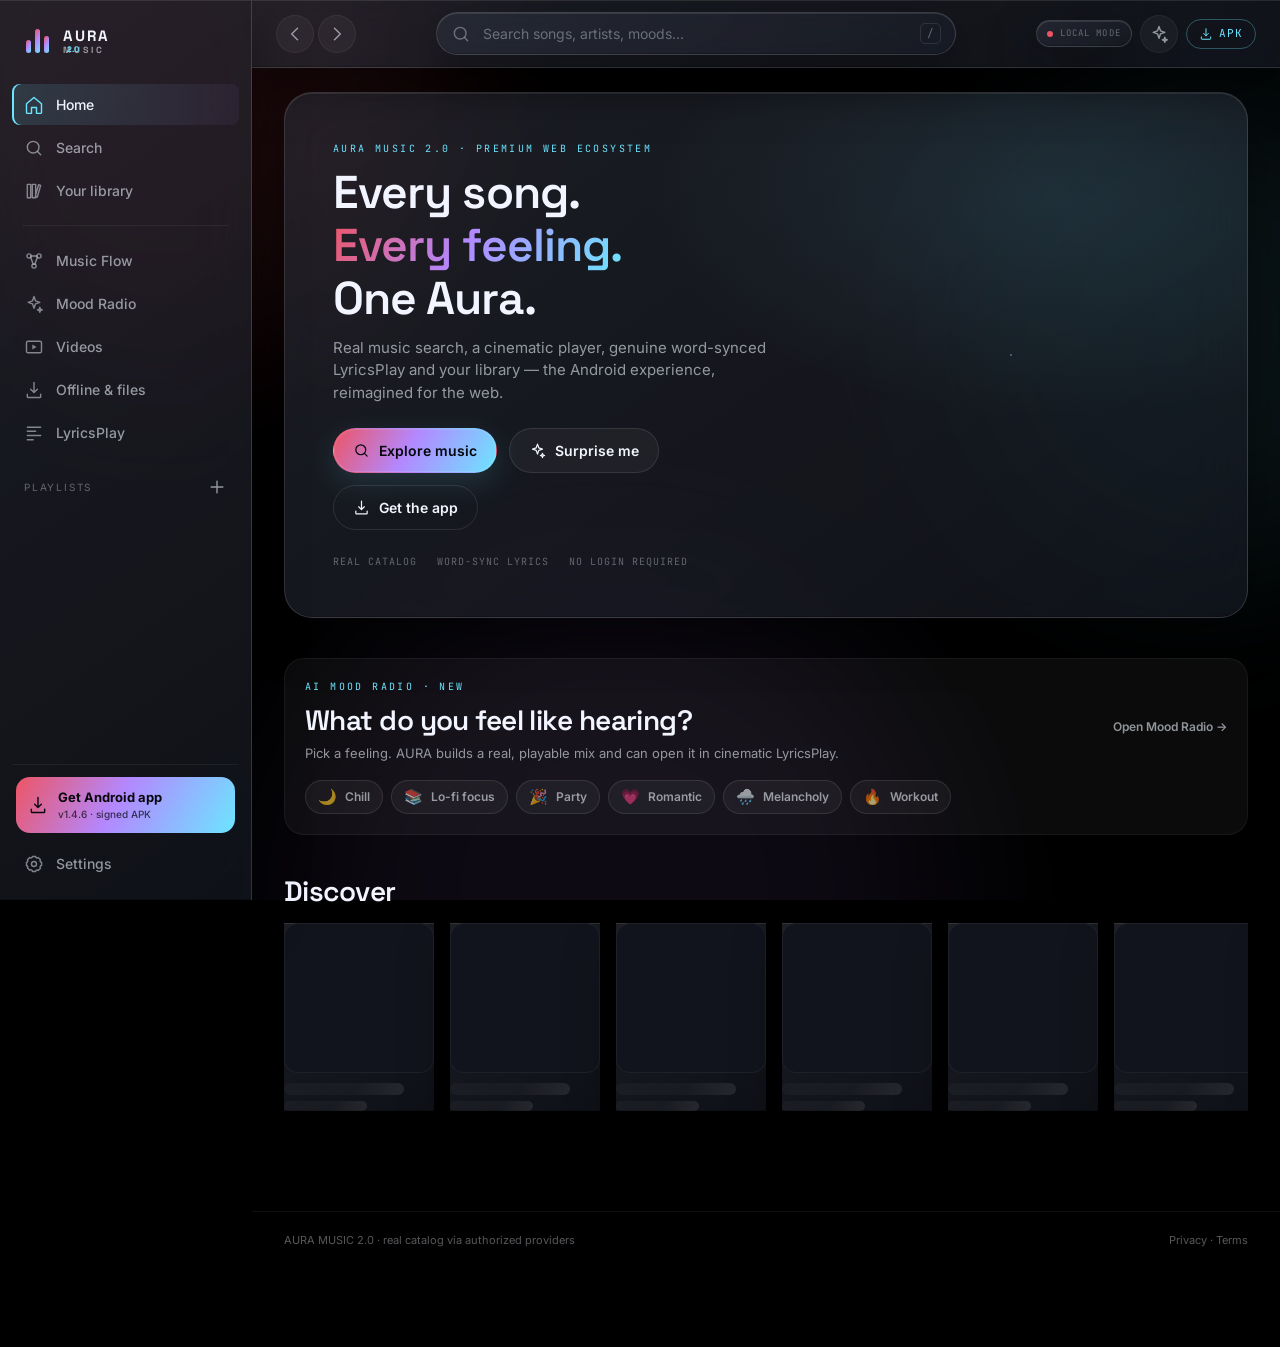
<file: website/index.html>
<!doctype html>
<html lang="en">
<head>
  <meta charset="utf-8">
  <meta name="viewport" content="width=device-width, initial-scale=1, viewport-fit=cover">
  <meta name="theme-color" content="#05060a">
  <meta name="color-scheme" content="dark">
  <title>AURA MUSIC 2.0 — The premium music ecosystem</title>
  <meta name="description" content="Search real music, play with a cinematic player, enjoy word-synced LyricsPlay, build playlists and get the verified AURA MUSIC Android app.">

  <meta property="og:type" content="website">
  <meta property="og:title" content="AURA MUSIC 2.0">
  <meta property="og:description" content="A premium, AMOLED music ecosystem in your browser.">
  <meta property="og:image" content="./og-image.png">
  <meta name="twitter:card" content="summary_large_image">

  <link rel="manifest" href="./manifest.webmanifest">
  <link rel="icon" href="./favicon.ico" sizes="any">
  <link rel="icon" href="./favicon-192.png" type="image/png" sizes="192x192">
  <link rel="apple-touch-icon" href="./apple-touch-icon.png">

  <link rel="preconnect" href="https://fonts.googleapis.com">
  <link rel="preconnect" href="https://fonts.gstatic.com" crossorigin>
  <link rel="stylesheet" href="https://fonts.googleapis.com/css2?family=Inter:wght@400;500;600;700&family=JetBrains+Mono:wght@400;500;700&family=Space+Grotesk:wght@500;600;700&display=swap">

  <link rel="stylesheet" href="./styles/tokens.css">
  <link rel="stylesheet" href="./styles/base.css">
  <link rel="stylesheet" href="./styles/layout.css">
  <link rel="stylesheet" href="./styles/components.css">
  <link rel="stylesheet" href="./styles/player.css">
  <link rel="stylesheet" href="./styles/lyrics.css">
  <link rel="stylesheet" href="./styles/premium.css">
  <script src="./config.js?v=2.0.13"></script>
</head>
<body>
  <div class="ambient" aria-hidden="true"><span></span><span></span><span></span></div>

  <div class="app-shell" id="app">
    <aside class="sidebar" aria-label="Primary">
      <a class="brand" href="#/home" aria-label="AURA MUSIC home">
        <span class="brand-mark" aria-hidden="true"><i></i><i></i><i></i></span>
        <span class="brand-word">AURA<span>MUSIC</span><small>2.0</small></span>
      </a>

      <nav class="side-nav" id="sideNav">
        <a href="#/home" data-nav="home" class="nav-item" title="Home" aria-label="Home"><span data-icon="home"></span><span class="nav-label">Home</span></a>
        <a href="#/search" data-nav="search" class="nav-item" title="Search" aria-label="Search"><span data-icon="search"></span><span class="nav-label">Search</span></a>
        <a href="#/library" data-nav="library" class="nav-item" title="Your library" aria-label="Your library"><span data-icon="library"></span><span class="nav-label">Your library</span></a>
        <div class="nav-divider"></div>
        <a href="#/musicflow" data-nav="musicflow" class="nav-item" title="Music Flow" aria-label="Music Flow"><span data-icon="flow"></span><span class="nav-label">Music Flow</span></a>
        <a href="#/mood" data-nav="mood" class="nav-item" title="AI Mood Radio" aria-label="AI Mood Radio"><span data-icon="sparkles"></span><span class="nav-label">Mood Radio</span></a>
        <a href="#/video" data-nav="video" class="nav-item" title="Videos" aria-label="Videos"><span data-icon="video"></span><span class="nav-label">Videos</span></a>
        <a href="#/downloads" data-nav="downloads" class="nav-item" title="Offline &amp; files" aria-label="Offline &amp; files"><span data-icon="download"></span><span class="nav-label">Offline &amp; files</span></a>
        <a href="#/lyrics" data-nav="lyrics" class="nav-item" title="LyricsPlay" aria-label="LyricsPlay"><span data-icon="lyrics"></span><span class="nav-label">LyricsPlay</span></a>
      </nav>

      <div class="side-playlists" id="sidePlaylists">
        <div class="side-label"><span class="side-label-text">PLAYLISTS</span> <a href="#/library?tab=playlists" aria-label="Manage playlists" data-icon="plus"></a></div>
        <div id="playlistLinks"></div>
      </div>

      <div class="side-foot">
        <a href="#/download" data-nav="download" class="apk-cta" title="Get Android app" aria-label="Get Android app"><span data-icon="download"></span><span class="apk-copy">Get Android app<small>v1.4.6 · signed APK</small></span></a>
        <a href="#/settings" data-nav="settings" class="nav-item" title="Settings" aria-label="Settings"><span data-icon="settings"></span><span class="nav-label">Settings</span></a>
      </div>
    </aside>

    <div class="main-column">
      <header class="topbar">
        <div class="history-buttons">
          <button type="button" class="icon-btn" id="backBtn" aria-label="Go back" data-icon="chevronLeft"></button>
          <button type="button" class="icon-btn" id="forwardBtn" aria-label="Go forward" data-icon="chevronRight"></button>
        </div>
        <form class="top-search" id="topSearch" role="search">
          <span data-icon="search" aria-hidden="true"></span>
          <input id="topSearchInput" type="search" placeholder="Search songs, artists, moods…" aria-label="Search AURA catalog" autocomplete="off" enterkeyhint="search">
          <kbd>/</kbd>
        </form>
        <div class="top-actions">
          <span class="backend-pill" id="backendPill" title="Backend connection"><i></i><span>CONNECTING</span></span>
          <button type="button" class="icon-btn" id="themeBtn" aria-label="Cycle LyricsPlay look" data-icon="sparkles"></button>
          <a href="#/download" class="top-apk" aria-label="Get Android app"><span data-icon="download" data-icon-size="14"></span><span>APK</span></a>
        </div>
      </header>

      <main class="view" id="view" tabindex="-1" aria-live="polite"></main>

      <footer class="view-foot">
        <span>AURA MUSIC 2.0 · real catalog via authorized providers</span>
        <span><a href="./privacy.html" target="_blank" rel="noopener">Privacy</a> · <a href="./terms.html" target="_blank" rel="noopener">Terms</a></span>
      </footer>
    </div>

    <nav class="bottom-nav" aria-label="Mobile navigation">
      <a href="#/home" data-nav="home"><span data-icon="home"></span><small>Home</small></a>
      <a href="#/search" data-nav="search"><span data-icon="search"></span><small>Search</small></a>
      <a href="#/library" data-nav="library"><span data-icon="library"></span><small>Library</small></a>
      <a href="#/mood" data-nav="mood"><span data-icon="sparkles"></span><small>Mood</small></a>
      <a href="#/lyrics" data-nav="lyrics"><span data-icon="lyrics"></span><small>Lyrics</small></a>
      <a href="#/download" data-nav="download"><span data-icon="download"></span><small>APK</small></a>
    </nav>
  </div>

  <div class="mini-player" id="miniPlayer" hidden></div>

  <section class="player-overlay" id="playerOverlay" aria-label="Full screen player" hidden></section>

  <section class="lyrics-overlay" id="lyricsOverlay" role="dialog" aria-modal="true" aria-label="LyricsPlay" tabindex="-1" hidden></section>

  <div class="toast" id="toast" role="status" aria-live="polite"></div>
  <div class="loading-veil" id="loadingVeil" aria-hidden="true"><span></span></div>

  <audio id="audio" preload="metadata" crossorigin="anonymous"></audio>

  <noscript><div class="noscript">AURA MUSIC 2.0 needs JavaScript to search and play music.</div></noscript>
  <script type="module" src="./js/app.js"></script>
</body>
</html>
</file>
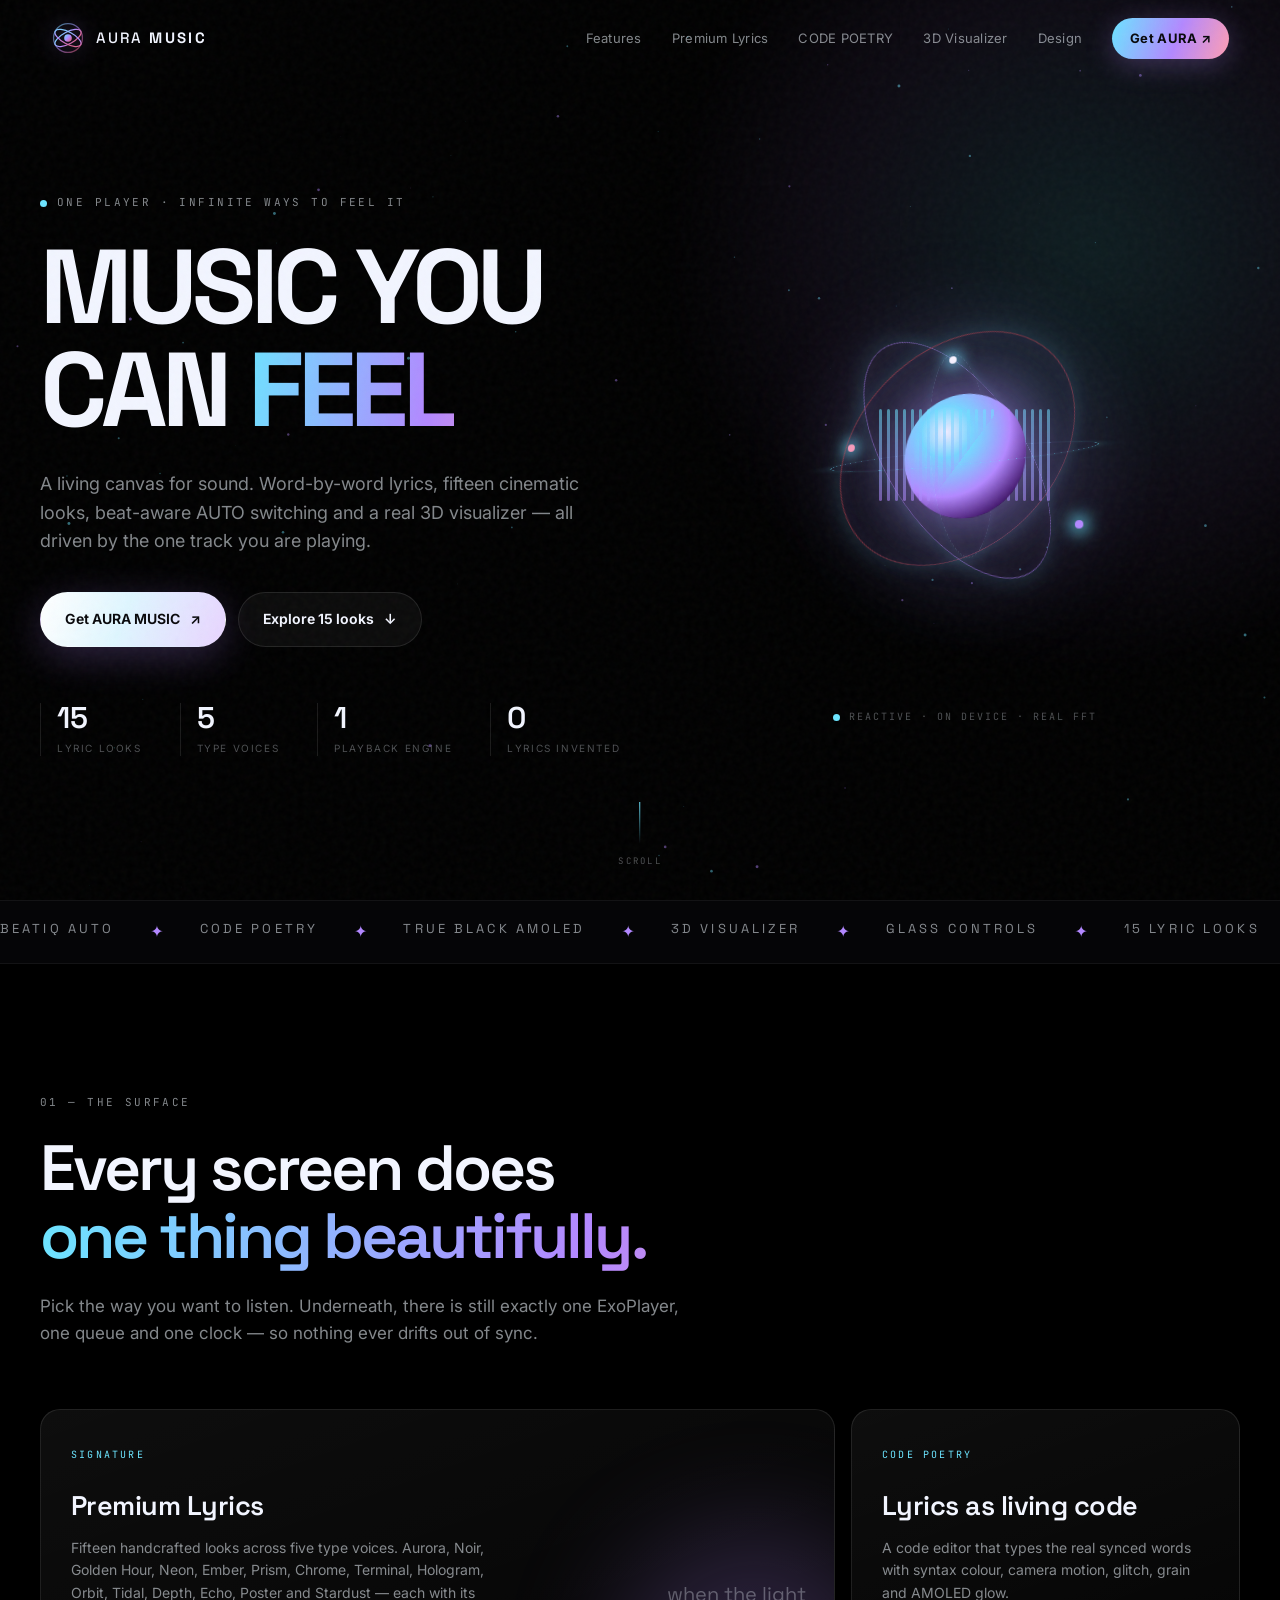
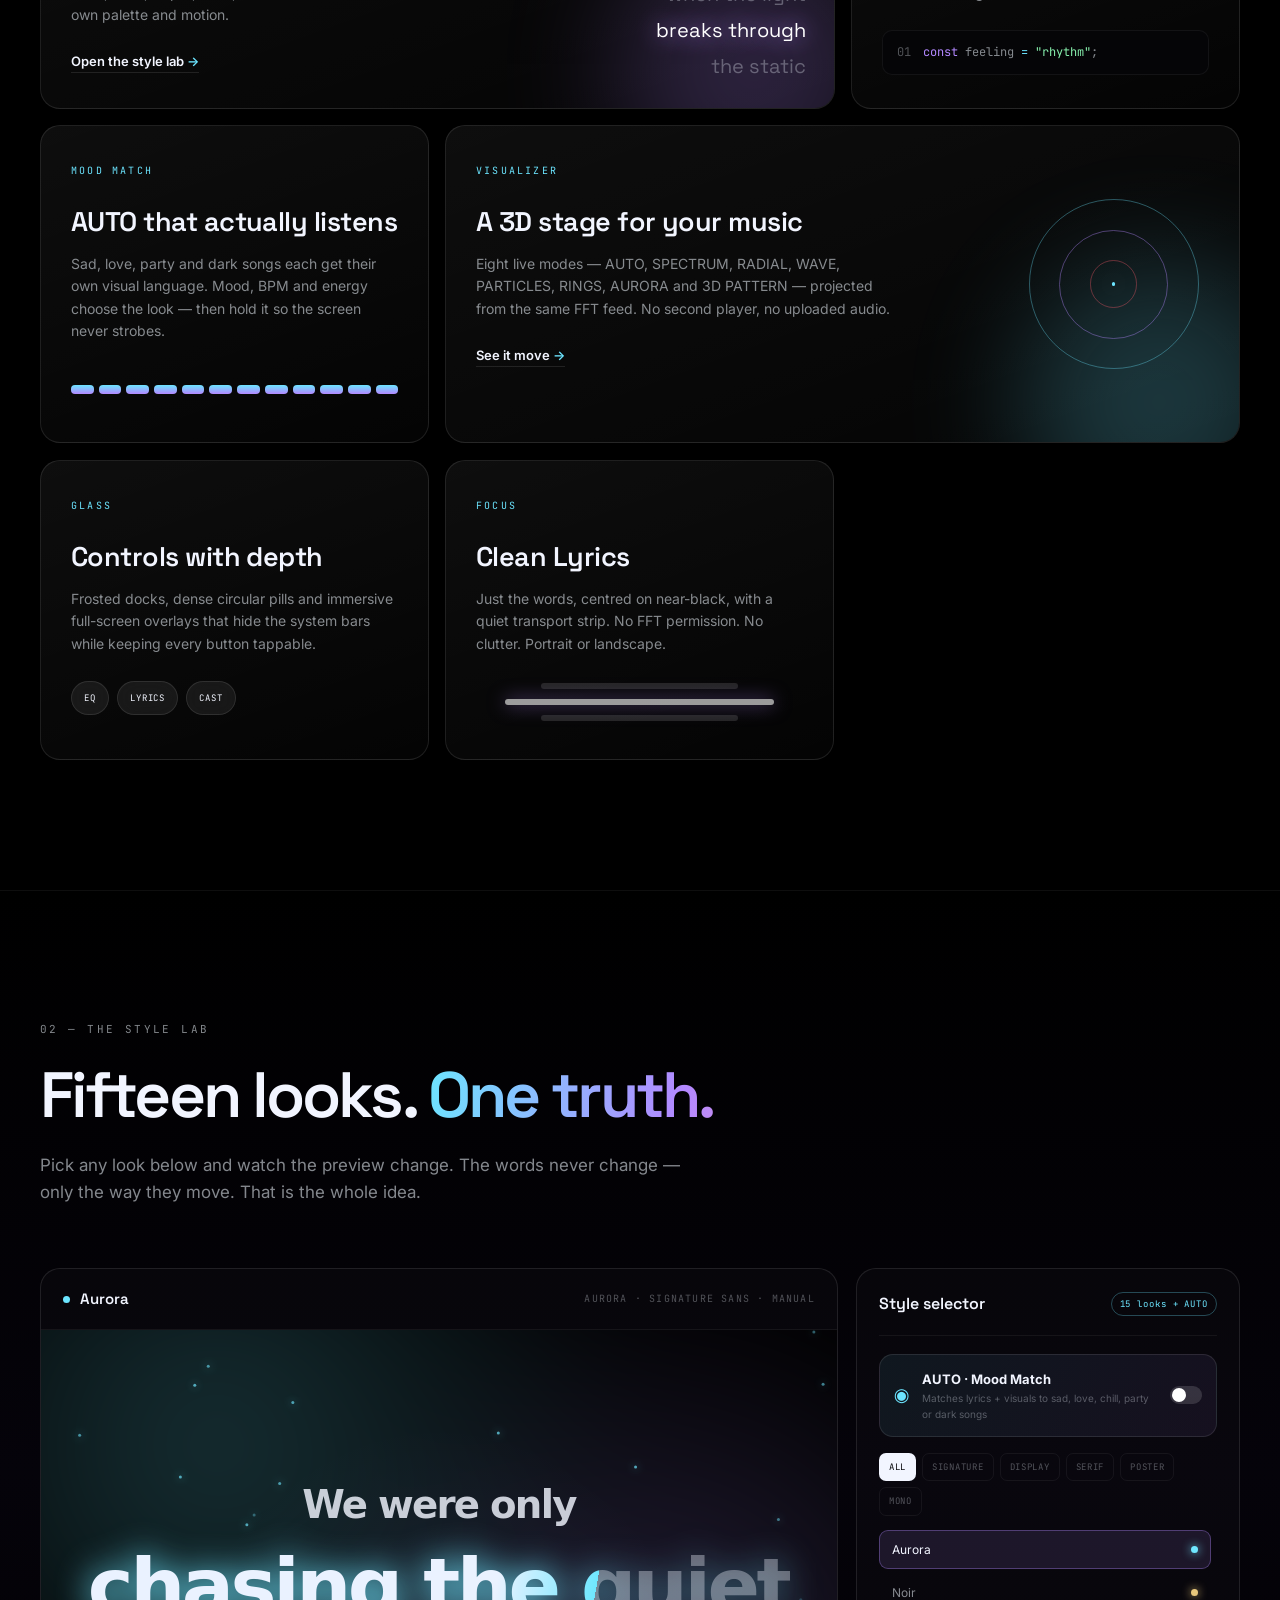
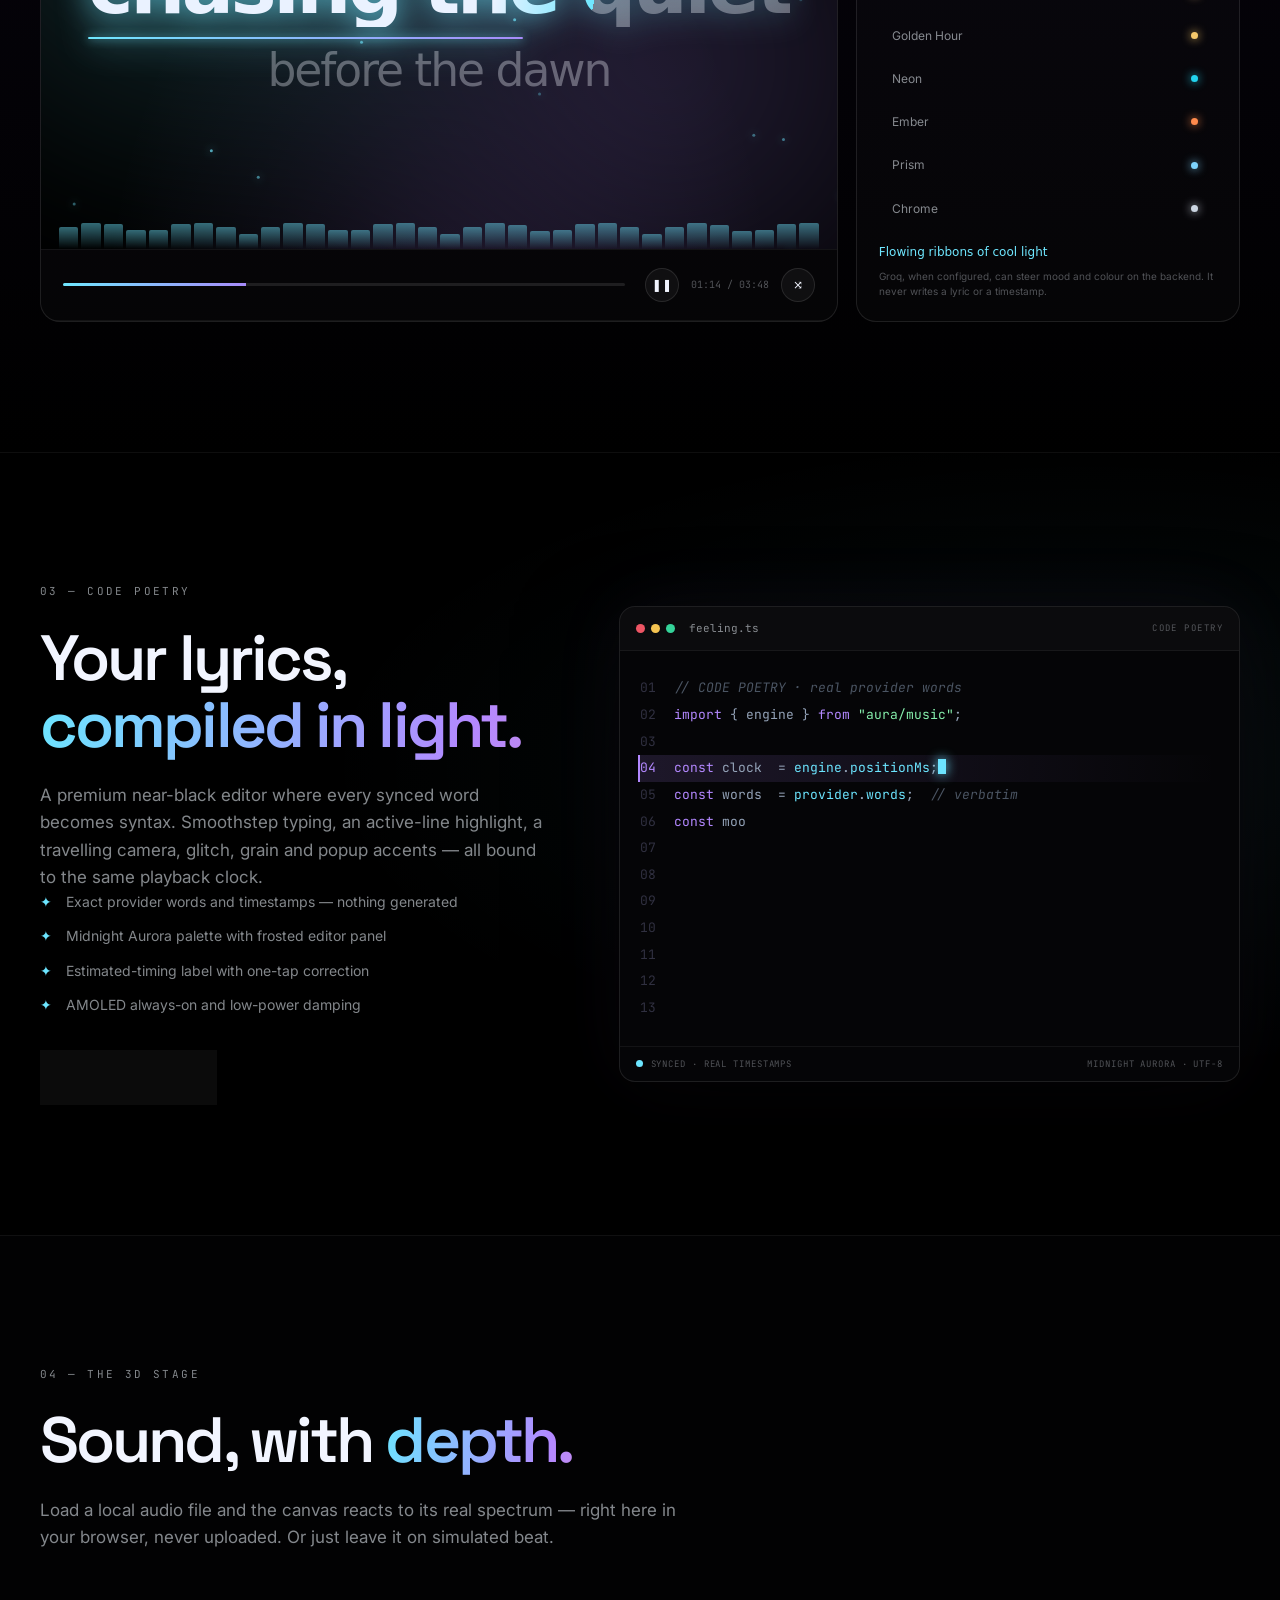
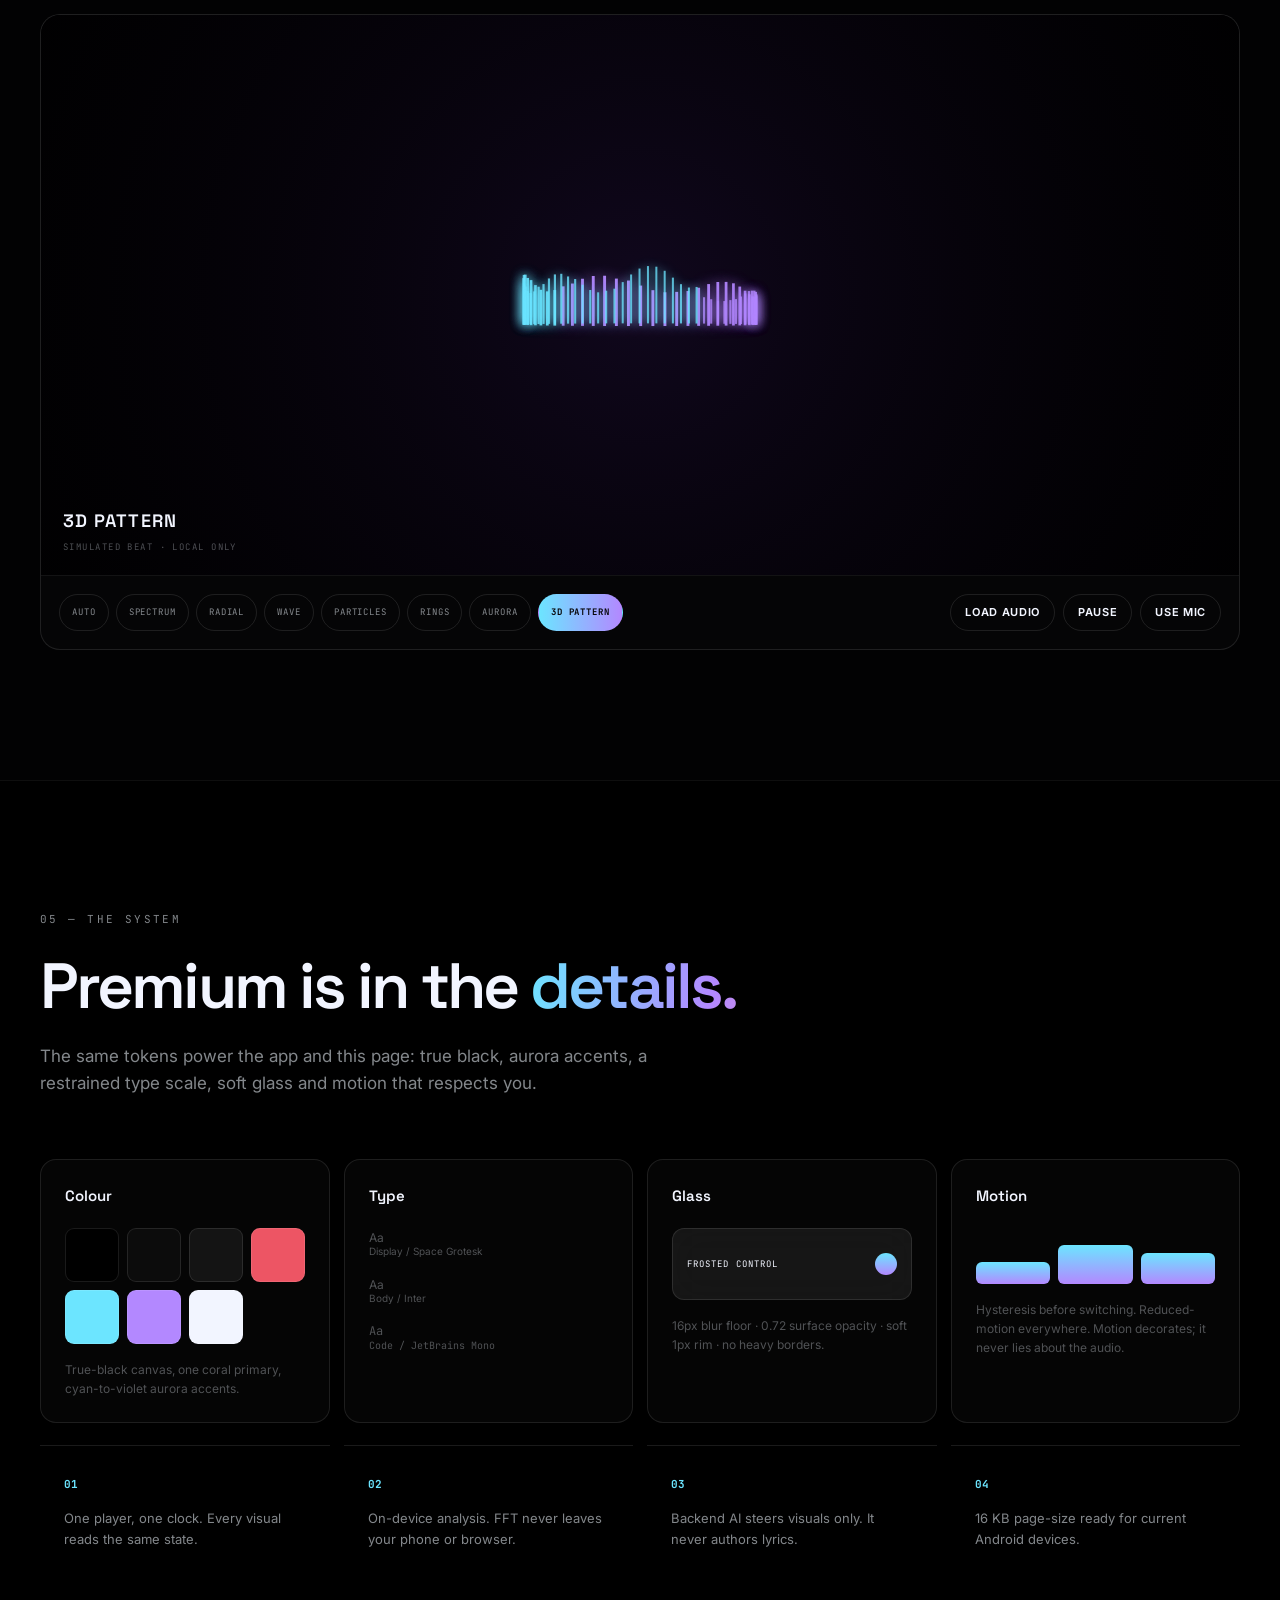
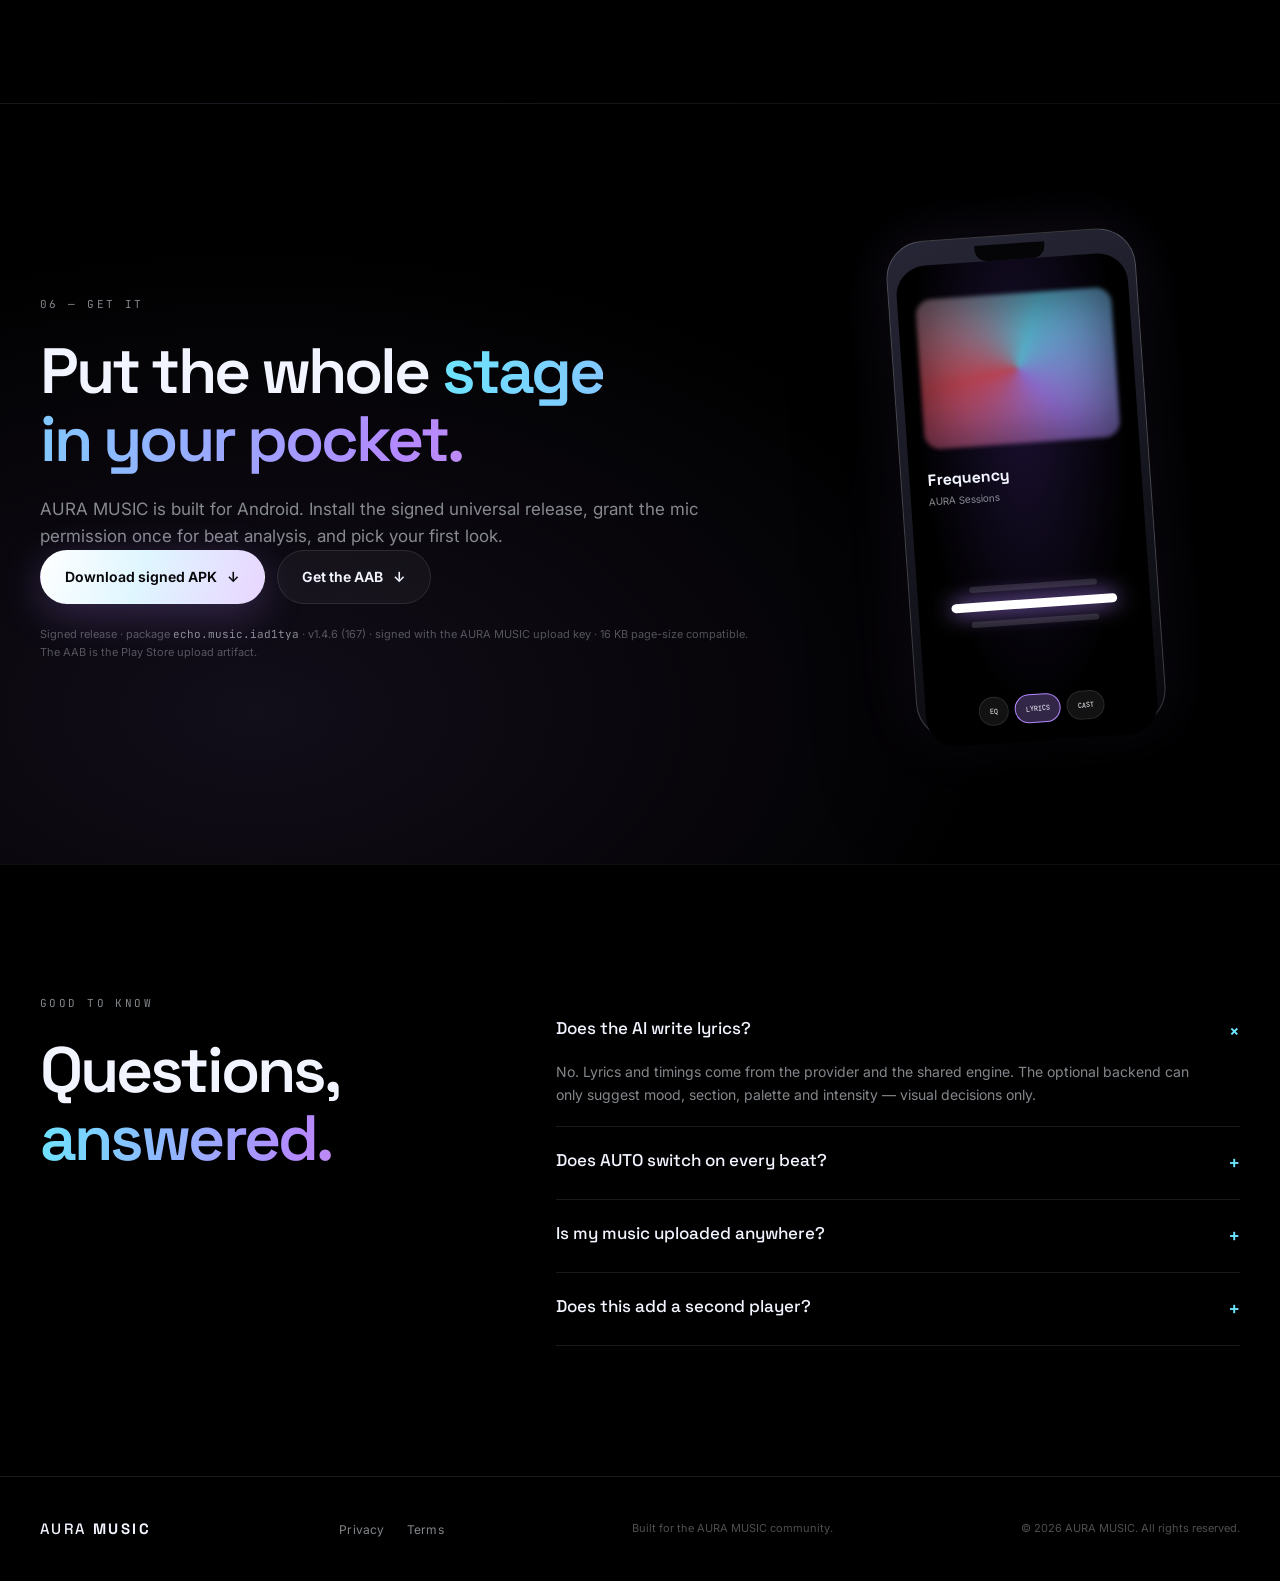
<file: website/legacy/index.html>
<!doctype html>
<html lang="en">
<head>
  <meta charset="utf-8" />
  <meta name="viewport" content="width=device-width, initial-scale=1, viewport-fit=cover" />
  <meta name="theme-color" content="#000000" />
  <meta name="description" content="AURA MUSIC — a premium listening surface with 15 cinematic lyric looks, mood-matched AUTO switching, CODE POETRY, and a real 3D audio visualizer. All on one player." />
  <title>AURA MUSIC — Feel every frequency</title>

  <!-- Favicons / app icons (ours: AURA orbital mark) -->
  <link rel="icon" type="image/png" sizes="192x192" href="favicon-192.png" />
  <link rel="icon" type="image/png" sizes="512x512" href="favicon-512.png" />
  <link rel="apple-touch-icon" href="apple-touch-icon.png" />
  <meta name="mobile-web-app-capable" content="yes" />

  <!-- Social / SEO (replace the URL with the real domain at deploy time) -->
  <meta property="og:type" content="website" />
  <meta property="og:site_name" content="AURA MUSIC" />
  <meta property="og:title" content="AURA MUSIC — Feel every frequency" />
  <meta property="og:description" content="15 handcrafted lyric looks, mood-matched AUTO switching, CODE POETRY and a real 3D visualizer — all on one player." />
  <meta property="og:image" content="og-image.png" />
  <meta name="twitter:card" content="summary_large_image" />
  <meta name="twitter:title" content="AURA MUSIC — Feel every frequency" />
  <meta name="twitter:description" content="15 handcrafted lyric looks, mood-matched AUTO switching, CODE POETRY and a real 3D visualizer — all on one player." />
  <meta name="twitter:image" content="og-image.png" />
  <!-- Replace aura-music with your chosen Netlify site name if different. -->
  <link rel="canonical" href="https://aura-music.netlify.app/" />

  <link rel="preconnect" href="https://fonts.googleapis.com" />
  <link rel="preconnect" href="https://fonts.gstatic.com" crossorigin />
  <link href="https://fonts.googleapis.com/css2?family=Inter:wght@400;500;600;700;800&family=JetBrains+Mono:wght@400;500;600;700&family=Space+Grotesk:wght@400;500;600;700&display=swap" rel="stylesheet" />
  <link rel="stylesheet" href="styles.css" />
</head>
<body>
  <div class="noise" aria-hidden="true"></div>
  <div class="cursor-glow" id="cursorGlow" aria-hidden="true"></div>

  <!-- ───────────────────────────── NAV ───────────────────────────── -->
  <header class="nav" id="nav">
    <a class="brand" href="#top" aria-label="AURA MUSIC home">
      <svg class="brand-mark" viewBox="0 0 40 40" aria-hidden="true">
        <defs>
          <linearGradient id="bg1" x1="0" y1="0" x2="1" y2="1">
            <stop offset="0" stop-color="#6CE5FF"/><stop offset=".5" stop-color="#B388FF"/><stop offset="1" stop-color="#ED5564"/>
          </linearGradient>
        </defs>
        <circle cx="20" cy="20" r="17" fill="none" stroke="url(#bg1)" stroke-width="1.5" opacity=".55"/>
        <ellipse cx="20" cy="20" rx="17" ry="7" fill="none" stroke="url(#bg1)" stroke-width="1.5" transform="rotate(-28 20 20)"/>
        <ellipse cx="20" cy="20" rx="17" ry="7" fill="none" stroke="url(#bg1)" stroke-width="1.5" transform="rotate(28 20 20)"/>
        <circle cx="20" cy="20" r="4.5" fill="url(#bg1)"/>
      </svg>
      <span class="brand-text">AURA <b>MUSIC</b></span>
    </a>

    <nav class="nav-links" id="navLinks" aria-label="Main navigation">
      <a href="#features">Features</a>
      <a href="#lyrics">Premium Lyrics</a>
      <a href="#poetry">CODE POETRY</a>
      <a href="#visualizer">3D Visualizer</a>
      <a href="#system">Design</a>
      <a href="#download" class="nav-cta">Get AURA <span aria-hidden="true">↗</span></a>
    </nav>

    <button class="menu-btn" id="menuBtn" aria-label="Toggle menu" aria-expanded="false">
      <span></span><span></span>
    </button>
  </header>

  <main id="top">
    <!-- ───────────────────────────── HERO ───────────────────────────── -->
    <section class="hero" aria-labelledby="hero-title">
      <canvas id="starfield" class="starfield" aria-hidden="true"></canvas>
      <div class="hero-glow" aria-hidden="true"></div>

      <div class="hero-inner">
        <div class="hero-copy">
          <p class="eyebrow reveal"><span class="pulse-dot"></span> ONE PLAYER · INFINITE WAYS TO FEEL IT</p>

          <h1 id="hero-title" class="hero-title reveal" data-split>
            MUSIC YOU<br />
            CAN <span class="grad-word" id="rotatingWord" data-rotating="SEE|FEEL|HEAR|LIVE">SEE</span>
          </h1>

          <p class="hero-sub reveal" data-decrypt="A living canvas for sound. Word-by-word lyrics, fifteen cinematic looks, beat-aware AUTO switching and a real 3D visualizer — all driven by the one track you are playing.">
            A living canvas for sound. Word-by-word lyrics, fifteen cinematic looks, beat-aware AUTO switching and a real 3D visualizer — all driven by the one track you are playing.
          </p>

          <div class="hero-actions reveal">
            <a class="btn btn-primary" href="#download">Get AURA MUSIC <span aria-hidden="true">↗</span></a>
            <a class="btn btn-ghost" href="#lyrics">Explore 15 looks <span aria-hidden="true">↓</span></a>
          </div>

          <dl class="hero-stats reveal" id="stats">
            <div><dt data-count="15">0</dt><dd>lyric looks</dd></div>
            <div><dt data-count="5">0</dt><dd>type voices</dd></div>
            <div><dt data-count="1">0</dt><dd>playback engine</dd></div>
            <div><dt data-count="0">0</dt><dd>lyrics invented</dd></div>
          </dl>
        </div>

        <div class="hero-visual reveal" id="orbStage" aria-hidden="true">
          <div class="orb-scene">
            <div class="orb-halo"></div>
            <div class="orb">
              <span class="orb-ring r1"></span>
              <span class="orb-ring r2"></span>
              <span class="orb-ring r3"></span>
              <span class="orb-ring r4"></span>
              <span class="orb-core"></span>
              <span class="orb-spec s1"></span>
              <span class="orb-spec s2"></span>
              <span class="orb-spec s3"></span>
            </div>
            <div class="orb-eq" id="orbEq"></div>
          </div>
          <div class="orb-caption"><span class="live-dot"></span> REACTIVE · ON DEVICE · REAL FFT</div>
        </div>
      </div>

      <a class="scroll-cue" href="#features" aria-label="Scroll to features"><span></span>SCROLL</a>
    </section>

    <!-- ─────────────────────────── MARQUEE ─────────────────────────── -->
    <div class="marquee" aria-hidden="true">
      <div class="marquee-track">
        <span>BEATIQ AUTO</span><i>✦</i><span>CODE POETRY</span><i>✦</i><span>TRUE BLACK AMOLED</span><i>✦</i><span>3D VISUALIZER</span><i>✦</i><span>GLASS CONTROLS</span><i>✦</i><span>15 LYRIC LOOKS</span><i>✦</i>
        <span>BEATIQ AUTO</span><i>✦</i><span>CODE POETRY</span><i>✦</i><span>TRUE BLACK AMOLED</span><i>✦</i><span>3D VISUALIZER</span><i>✦</i><span>GLASS CONTROLS</span><i>✦</i><span>15 LYRIC LOOKS</span><i>✦</i>
      </div>
    </div>

    <!-- ─────────────────────────── FEATURES ─────────────────────────── -->
    <section class="section" id="features" aria-labelledby="features-title">
      <div class="wrap">
        <div class="section-head reveal">
          <p class="kicker">01 — THE SURFACE</p>
          <h2 id="features-title" class="section-title">Every screen does <span class="grad-text">one thing beautifully.</span></h2>
          <p class="section-lead">Pick the way you want to listen. Underneath, there is still exactly one ExoPlayer, one queue and one clock — so nothing ever drifts out of sync.</p>
        </div>

        <div class="bento">
          <article class="card card-wide tilt reveal" data-tilt>
            <div class="card-glow lg1" aria-hidden="true"></div>
            <div class="card-body">
              <span class="card-tag">SIGNATURE</span>
              <h3>Premium Lyrics</h3>
              <p>Fifteen handcrafted looks across five type voices. Aurora, Noir, Golden Hour, Neon, Ember, Prism, Chrome, Terminal, Hologram, Orbit, Tidal, Depth, Echo, Poster and Stardust — each with its own palette and motion.</p>
              <a class="text-link" href="#lyrics">Open the style lab <span aria-hidden="true">→</span></a>
            </div>
            <div class="mini-lyric" aria-hidden="true">
              <span class="ml-dim">when the light</span>
              <span class="ml-hot">breaks through</span>
              <span class="ml-dim">the static</span>
            </div>
          </article>

          <article class="card tilt reveal" data-tilt>
            <span class="card-tag">CODE POETRY</span>
            <h3>Lyrics as living code</h3>
            <p>A code editor that types the real synced words with syntax colour, camera motion, glitch, grain and AMOLED glow.</p>
            <div class="code-peek" aria-hidden="true"><span class="c-num">01</span><span class="c-key">const</span> feeling <span class="c-op">=</span> <span class="c-str">"rhythm"</span>;</div>
          </article>

          <article class="card tilt reveal" data-tilt>
            <span class="card-tag">MOOD MATCH</span>
            <h3>AUTO that actually listens</h3>
            <p>Sad, love, party and dark songs each get their own visual language. Mood, BPM and energy choose the look — then hold it so the screen never strobes.</p>
            <div class="beat-line" aria-hidden="true"><i></i><i></i><i></i><i></i><i></i><i></i><i></i><i></i><i></i><i></i><i></i><i></i></div>
          </article>

          <article class="card card-wide tilt reveal" data-tilt>
            <div class="card-glow lg2" aria-hidden="true"></div>
            <div class="card-body">
              <span class="card-tag">VISUALIZER</span>
              <h3>A 3D stage for your music</h3>
              <p>Eight live modes — AUTO, SPECTRUM, RADIAL, WAVE, PARTICLES, RINGS, AURORA and 3D PATTERN — projected from the same FFT feed. No second player, no uploaded audio.</p>
              <a class="text-link" href="#visualizer">See it move <span aria-hidden="true">→</span></a>
            </div>
            <div class="mini-rings" aria-hidden="true"><i></i><i></i><i></i><i></i></div>
          </article>

          <article class="card tilt reveal" data-tilt>
            <span class="card-tag">GLASS</span>
            <h3>Controls with depth</h3>
            <p>Frosted docks, dense circular pills and immersive full-screen overlays that hide the system bars while keeping every button tappable.</p>
            <div class="glass-demo" aria-hidden="true"><span>EQ</span><span>LYRICS</span><span>CAST</span></div>
          </article>

          <article class="card tilt reveal" data-tilt>
            <span class="card-tag">FOCUS</span>
            <h3>Clean Lyrics</h3>
            <p>Just the words, centred on near-black, with a quiet transport strip. No FFT permission. No clutter. Portrait or landscape.</p>
            <div class="clean-lines" aria-hidden="true"><i></i><i></i><i></i></div>
          </article>
        </div>
      </div>
    </section>

    <!-- ─────────────────────────── LYRIC LAB ─────────────────────────── -->
    <section class="section lab" id="lyrics" aria-labelledby="lyrics-title">
      <div class="wrap">
        <div class="section-head reveal">
          <p class="kicker">02 — THE STYLE LAB</p>
          <h2 id="lyrics-title" class="section-title">Fifteen looks. <span class="grad-text">One truth.</span></h2>
          <p class="section-lead">Pick any look below and watch the preview change. The words never change — only the way they move. That is the whole idea.</p>
        </div>

        <div class="lab-grid">
          <div class="lab-stage reveal" id="labStage">
            <div class="stage-top">
              <div class="stage-title">
                <span class="live-dot"></span>
                <span id="stageStyleName">Aurora</span>
              </div>
              <div class="stage-meta"><span id="stageLook">AURORA</span> · <span id="stageFont">SIGNATURE SANS</span> · <span id="stageMode">MANUAL</span></div>
            </div>

            <div class="lyric-canvas" id="lyricCanvas" data-look="aurora" data-font="sans">
              <div class="aurora-wash" aria-hidden="true"></div>
              <div class="lyric-lines">
                <span class="lyric-line past">We were only</span>
                <span class="lyric-line current" id="activeLine">chasing the quiet</span>
                <span class="lyric-line future">before the dawn</span>
              </div>
              <div class="lyric-particles" id="lyricParticles" aria-hidden="true"></div>
              <div class="stage-bars" id="stageBars" aria-hidden="true"></div>
            </div>

            <div class="stage-foot">
              <div class="stage-progress"><i id="stageProgress"></i></div>
              <div class="stage-controls">
                <button class="icon-btn" id="labPlay" aria-label="Play or pause demo">❚❚</button>
                <span class="stage-time" id="stageTime">01:12 / 03:48</span>
                <button class="icon-btn" id="labShuffle" aria-label="Shuffle style">⤨</button>
              </div>
            </div>
          </div>

          <aside class="lab-panel reveal">
            <div class="panel-head">
              <h3>Style selector</h3>
              <span class="count-pill">15 looks + AUTO</span>
            </div>

            <button class="auto-card" id="autoCard" aria-pressed="false">
              <span class="auto-icon">◉</span>
              <span class="auto-copy"><b>AUTO · Mood Match</b><small>Matches lyrics + visuals to sad, love, chill, party or dark songs</small></span>
              <span class="auto-switch" aria-hidden="true"><i></i></span>
            </button>

            <div class="voice-tabs" id="voiceTabs" role="tablist" aria-label="Typographic voices"></div>

            <div class="style-list" id="styleList" role="listbox" aria-label="Lyric looks"></div>

            <p class="look-note" id="lookNote">Flowing ribbons of cool light</p>
            <p class="panel-note">Groq, when configured, can steer mood and colour on the backend. It never writes a lyric or a timestamp.</p>
          </aside>
        </div>
      </div>
    </section>

    <!-- ─────────────────────────── CODE POETRY ─────────────────────────── -->
    <section class="section poetry" id="poetry" aria-labelledby="poetry-title">
      <div class="wrap poetry-grid">
        <div class="poetry-copy reveal">
          <p class="kicker">03 — CODE POETRY</p>
          <h2 id="poetry-title" class="section-title">Your lyrics, <span class="grad-text">compiled in light.</span></h2>
          <p class="section-lead">A premium near-black editor where every synced word becomes syntax. Smoothstep typing, an active-line highlight, a travelling camera, glitch, grain and popup accents — all bound to the same playback clock.</p>
          <ul class="check-list">
            <li>Exact provider words and timestamps — nothing generated</li>
            <li>Midnight Aurora palette with frosted editor panel</li>
            <li>Estimated-timing label with one-tap correction</li>
            <li>AMOLED always-on and low-power damping</li>
          </ul>
          <a class="btn btn-ghost" href="#download">See it on device <span aria-hidden="true">↗</span></a>
        </div>

        <div class="editor reveal" id="editor">
          <div class="editor-bar">
            <span class="dots"><i></i><i></i><i></i></span>
            <span class="editor-file">feeling.ts</span>
            <span class="editor-lang">CODE POETRY</span>
          </div>
          <div class="editor-body" id="editorBody" aria-label="CODE POETRY animated preview"></div>
          <div class="editor-status">
            <span><span class="live-dot"></span> SYNCED · REAL TIMESTAMPS</span>
            <span>MIDNIGHT AURORA · UTF-8</span>
          </div>
        </div>
      </div>
    </section>

    <!-- ─────────────────────────── VISUALIZER ─────────────────────────── -->
    <section class="section viz" id="visualizer" aria-labelledby="viz-title">
      <div class="wrap">
        <div class="section-head reveal">
          <p class="kicker">04 — THE 3D STAGE</p>
          <h2 id="viz-title" class="section-title">Sound, with <span class="grad-text">depth.</span></h2>
          <p class="section-lead">Load a local audio file and the canvas reacts to its real spectrum — right here in your browser, never uploaded. Or just leave it on simulated beat.</p>
        </div>

        <div class="viz-shell reveal">
          <div class="viz-frame">
            <canvas id="vizCanvas" aria-label="3D audio visualizer"></canvas>
            <div class="viz-overlay">
              <span class="viz-label" id="vizLabel">3D PATTERN</span>
              <span class="viz-hint" id="vizHint">SIMULATED BEAT · LOCAL ONLY</span>
            </div>
          </div>
          <div class="viz-controls">
            <div class="chip-row" id="vizChips" role="tablist" aria-label="Visualizer style"></div>
            <div class="viz-actions">
              <label class="btn btn-mini">Load audio<input type="file" id="audioFile" accept="audio/*" hidden /></label>
              <button class="btn btn-mini" id="vizPlay">Pause</button>
              <button class="btn btn-mini" id="vizMic">Use mic</button>
            </div>
          </div>
        </div>
      </div>
    </section>

    <!-- ─────────────────────────── DESIGN SYSTEM ─────────────────────────── -->
    <section class="section system" id="system" aria-labelledby="system-title">
      <div class="wrap">
        <div class="section-head reveal">
          <p class="kicker">05 — THE SYSTEM</p>
          <h2 id="system-title" class="section-title">Premium is in the <span class="grad-text">details.</span></h2>
          <p class="section-lead">The same tokens power the app and this page: true black, aurora accents, a restrained type scale, soft glass and motion that respects you.</p>
        </div>

        <div class="token-grid">
          <div class="token-card reveal">
            <h3>Colour</h3>
            <div class="swatches">
              <span style="--sw:#000000" title="True black"></span>
              <span style="--sw:#0C0C0C" title="Surface low"></span>
              <span style="--sw:#141414" title="Surface"></span>
              <span style="--sw:#ED5564" title="Primary"></span>
              <span style="--sw:#6CE5FF" title="Cyan"></span>
              <span style="--sw:#B388FF" title="Violet"></span>
              <span style="--sw:#F2F5FF" title="Text"></span>
            </div>
            <p>True-black canvas, one coral primary, cyan-to-violet aurora accents.</p>
          </div>
          <div class="token-card reveal">
            <h3>Type</h3>
            <p class="type-sample display">Aa <span>Display / Space Grotesk</span></p>
            <p class="type-sample body">Aa <span>Body / Inter</span></p>
            <p class="type-sample mono">Aa <span>Code / JetBrains Mono</span></p>
          </div>
          <div class="token-card reveal">
            <h3>Glass</h3>
            <div class="glass-token"><span>FROSTED CONTROL</span><i></i></div>
            <p>16px blur floor · 0.72 surface opacity · soft 1px rim · no heavy borders.</p>
          </div>
          <div class="token-card reveal">
            <h3>Motion</h3>
            <div class="motion-token"><i></i><i></i><i></i></div>
            <p>Hysteresis before switching. Reduced-motion everywhere. Motion decorates; it never lies about the audio.</p>
          </div>
        </div>

        <div class="principles reveal">
          <div><b>01</b><p>One player, one clock. Every visual reads the same state.</p></div>
          <div><b>02</b><p>On-device analysis. FFT never leaves your phone or browser.</p></div>
          <div><b>03</b><p>Backend AI steers visuals only. It never authors lyrics.</p></div>
          <div><b>04</b><p>16 KB page-size ready for current Android devices.</p></div>
        </div>
      </div>
    </section>

    <!-- ─────────────────────────── DOWNLOAD ─────────────────────────── -->
    <section class="section download" id="download" aria-labelledby="download-title">
      <div class="wrap download-inner reveal">
        <div class="download-copy">
          <p class="kicker">06 — GET IT</p>
          <h2 id="download-title" class="section-title">Put the whole <span class="grad-text">stage in your pocket.</span></h2>
          <p class="section-lead">AURA MUSIC is built for Android. Install the signed universal release, grant the mic permission once for beat analysis, and pick your first look.</p>
          <div class="hero-actions">
            <a class="btn btn-primary" href="downloads/AURA-Music-UniversalGms-Release.apk" download>Download signed APK <span aria-hidden="true">↓</span></a>
            <a class="btn btn-ghost" href="downloads/AURA-Music-UniversalGms-Release.aab" download>Get the AAB <span aria-hidden="true">↓</span></a>
          </div>
          <p class="fine">Signed release · package <code>echo.music.iad1tya</code> · v1.4.6 (167) · signed with the AURA MUSIC upload key · 16 KB page-size compatible. The AAB is the Play Store upload artifact.</p>
        </div>
        <div class="phone" aria-hidden="true">
          <div class="phone-notch"></div>
          <div class="phone-screen">
            <div class="phone-art"></div>
            <div class="phone-meta"><b>Frequency</b><span>AURA Sessions</span></div>
            <div class="phone-lyrics"><i></i><i class="on"></i><i></i></div>
            <div class="phone-dock"><span>EQ</span><span class="on">LYRICS</span><span>CAST</span></div>
          </div>
        </div>
      </div>
    </section>

    <!-- ─────────────────────────── FAQ ─────────────────────────── -->
    <section class="section faq" aria-labelledby="faq-title">
      <div class="wrap faq-grid">
        <div class="reveal">
          <p class="kicker">GOOD TO KNOW</p>
          <h2 id="faq-title" class="section-title">Questions, <span class="grad-text">answered.</span></h2>
        </div>
        <div class="accordion reveal">
          <details open>
            <summary>Does the AI write lyrics?<span>+</span></summary>
            <p>No. Lyrics and timings come from the provider and the shared engine. The optional backend can only suggest mood, section, palette and intensity — visual decisions only.</p>
          </details>
          <details>
            <summary>Does AUTO switch on every beat?<span>+</span></summary>
            <p>No. It holds a look briefly before changing, and needs a real drop or a longer hold to switch. That hysteresis is what keeps the display calm.</p>
          </details>
          <details>
            <summary>Is my music uploaded anywhere?<span>+</span></summary>
            <p>No. BPM, beat, bass and energy are derived locally from the Android Visualizer bridge — or, here on the web, from the Web Audio API on a file you choose.</p>
          </details>
          <details>
            <summary>Does this add a second player?<span>+</span></summary>
            <p>No. All eight lyrics modes and the visualizer read the single Media3/ExoPlayer clock. One queue, one position, one source of truth.</p>
          </details>
        </div>
      </div>
    </section>
  </main>

  <footer class="footer">
    <div class="wrap footer-inner">
      <div class="brand"><span class="brand-text">AURA <b>MUSIC</b></span></div>
      <nav class="footer-links" aria-label="Legal">
        <a href="privacy.html">Privacy</a>
        <a href="terms.html">Terms</a>
      </nav>
      <p>Built for the AURA MUSIC community.</p>
      <p>© 2026 AURA MUSIC. All rights reserved.</p>
    </div>
  </footer>

  <script src="app.js"></script>
</body>
</html>
</file>
<file: website/styles/tokens.css>
/* AURA MUSIC 2.0 design tokens — AMOLED, glass, cinematic. */
:root {
  /* Surfaces */
  --bg: #000000;
  --s0: #05060a;
  --s1: #0b0c12;
  --s2: #12141d;
  --s3: #1a1d28;
  --s4: #242838;

  /* Text */
  --fg: #f2f5ff;
  --muted: rgba(226, 232, 240, 0.62);
  --faint: rgba(226, 232, 240, 0.38);
  --dim: rgba(226, 232, 240, 0.22);

  /* Lines & glass */
  --line: rgba(255, 255, 255, 0.10);
  --line-soft: rgba(255, 255, 255, 0.055);
  --glass: rgba(255, 255, 255, 0.045);
  --glass-strong: rgba(255, 255, 255, 0.075);

  /* Signature Aura accents */
  --primary: #ed5564;
  --cyan: #6ce5ff;
  --violet: #b388ff;
  --green: #34d399;
  --gold: #f5c86b;
  --accent: var(--cyan);
  --accent-2: var(--violet);

  /* Gradients */
  --aura-grad: linear-gradient(120deg, #ed5564 0%, #b388ff 46%, #6ce5ff 100%);
  --cinema-grad: radial-gradient(120% 80% at 15% 0%, rgba(237, 85, 100, .16), transparent 55%),
                 radial-gradient(90% 70% at 100% 10%, rgba(108, 229, 255, .12), transparent 55%),
                 radial-gradient(80% 60% at 50% 100%, rgba(179, 136, 255, .10), transparent 60%);

  /* Type */
  --font-sans: "Inter", system-ui, -apple-system, "Segoe UI", Roboto, sans-serif;
  --font-display: "Space Grotesk", var(--font-sans);
  --font-mono: "JetBrains Mono", ui-monospace, "SFMono-Regular", Consolas, monospace;

  /* Space scale (4px base) */
  --sp-1: 4px;  --sp-2: 8px;  --sp-3: 12px; --sp-4: 16px;
  --sp-5: 20px; --sp-6: 24px; --sp-8: 32px; --sp-10: 40px; --sp-12: 48px;

  /* Radius */
  --r-sm: 8px;
  --r-md: 14px;
  --r-lg: 20px;
  --r-xl: 28px;
  --r-pill: 999px;

  /* Elevation */
  --shadow-sm: 0 4px 20px rgba(0, 0, 0, .4);
  --shadow-md: 0 16px 48px rgba(0, 0, 0, .55);
  --shadow-lg: 0 32px 90px rgba(0, 0, 0, .72);
  --glow: 0 0 28px rgba(108, 229, 255, .28);

  /* Layout */
  --sidebar-w: 252px;
  --topbar-h: 68px;
  --mini-h: 78px;
  --player-pad: clamp(16px, 4vw, 48px);

  /* Motion */
  --ease: cubic-bezier(.22, 1, .36, 1);
  --ease-soft: cubic-bezier(.4, 0, .2, 1);
  --t-fast: 140ms;
  --t-med: 260ms;
  --t-slow: 480ms;

  color-scheme: dark;
}

@media (prefers-reduced-motion: reduce) {
  :root { --t-fast: 0ms; --t-med: 0ms; --t-slow: 0ms; }
}
</file>
<file: website/styles/base.css>
*, *::before, *::after { box-sizing: border-box; }

html { background: var(--bg); -webkit-text-size-adjust: 100%; }

body {
  margin: 0;
  min-height: 100vh;
  background: var(--bg);
  color: var(--fg);
  font-family: var(--font-sans);
  font-size: 15px;
  line-height: 1.5;
  -webkit-font-smoothing: antialiased;
  overflow-x: hidden;
}

h1, h2, h3, h4 { font-family: var(--font-display); font-weight: 600; line-height: 1.15; margin: 0; letter-spacing: -0.02em; }
h1 { font-size: clamp(28px, 4vw, 46px); }
h2 { font-size: clamp(20px, 2.4vw, 28px); }
h3 { font-size: 17px; }
p { margin: 0 0 var(--sp-3); color: var(--muted); }

a { color: inherit; text-decoration: none; }
button, input, select, textarea { font: inherit; color: inherit; }
button { cursor: pointer; }
img { display: block; max-width: 100%; }
ul { margin: 0; padding: 0; list-style: none; }

:focus-visible {
  outline: 2px solid var(--cyan);
  outline-offset: 3px;
  border-radius: 4px;
}

::selection { background: rgba(108, 229, 255, .32); color: #fff; }

::-webkit-scrollbar { width: 10px; height: 10px; }
::-webkit-scrollbar-track { background: transparent; }
::-webkit-scrollbar-thumb { background: rgba(255,255,255,.12); border-radius: 20px; border: 2px solid transparent; background-clip: padding-box; }
::-webkit-scrollbar-thumb:hover { background: rgba(255,255,255,.22); background-clip: padding-box; }

/* Ambient cinematic lighting */
.ambient { position: fixed; inset: 0; z-index: 0; overflow: hidden; pointer-events: none; }
.ambient span { position: absolute; border-radius: 50%; filter: blur(90px); opacity: .38; }
.ambient span:nth-child(1) { width: 46vw; height: 46vw; top: -18vw; left: -10vw; background: rgba(237, 85, 100, .30); }
.ambient span:nth-child(2) { width: 40vw; height: 40vw; top: 8vh; right: -14vw; background: rgba(108, 229, 255, .22); }
.ambient span:nth-child(3) { width: 52vw; height: 52vw; bottom: -26vw; left: 22vw; background: rgba(179, 136, 255, .20); }

#app { position: relative; z-index: 1; }

.noscript { position: fixed; inset: 0; display: grid; place-items: center; background: #000; z-index: 999; padding: 24px; text-align: center; }

/* Data attributes filled by icons.js */
[data-icon] { display: inline-flex; align-items: center; justify-content: center; flex: none; }
[data-icon] svg { display: block; }

.tabular { font-variant-numeric: tabular-nums; font-family: var(--font-mono); }

.sr-only {
  position: absolute; width: 1px; height: 1px; padding: 0; margin: -1px;
  overflow: hidden; clip: rect(0,0,0,0); white-space: nowrap; border: 0;
}

.skeleton {
  background: linear-gradient(100deg, rgba(255,255,255,.03) 30%, rgba(255,255,255,.09) 50%, rgba(255,255,255,.03) 70%);
  background-size: 200% 100%;
  animation: shimmer 1.5s infinite linear;
  border-radius: var(--r-sm);
}
@keyframes shimmer { to { background-position: -200% 0; } }

.empty-state {
  display: grid; place-items: center; gap: var(--sp-3);
  min-height: 220px; padding: var(--sp-8);
  border: 1px dashed var(--line); border-radius: var(--r-lg);
  text-align: center; color: var(--muted);
}
.empty-state strong { color: var(--fg); font-family: var(--font-display); font-size: 18px; }
.empty-state .icon-badge { color: var(--accent); }

.error-state { border-color: rgba(237,85,100,.4); background: rgba(237,85,100,.06); }

@media (prefers-reduced-motion: reduce) {
  *, *::before, *::after { animation-duration: .01ms !important; animation-iteration-count: 1 !important; transition-duration: .01ms !important; scroll-behavior: auto !important; }
}
</file>
<file: website/styles/layout.css>
/* App chrome: desktop sidebar, top bar, scrolling view, mobile bottom nav. */
.app-shell {
  display: grid;
  grid-template-columns: var(--sidebar-w) minmax(0, 1fr);
  min-height: 100vh;
  padding-bottom: var(--mini-h);
}

/* ---------------------------------------------------------------- sidebar */
.sidebar {
  position: sticky; top: 0; height: 100vh;
  display: flex; flex-direction: column; gap: var(--sp-2);
  padding: var(--sp-5) var(--sp-3) var(--sp-4);
  background: linear-gradient(180deg, rgba(12,13,20,.94), rgba(5,6,10,.94));
  border-right: 1px solid var(--line-soft);
  backdrop-filter: blur(24px);
  z-index: 20;
}

.brand { display: flex; align-items: center; gap: 11px; padding: 6px 10px var(--sp-5); }
.brand-mark { width: 30px; height: 30px; position: relative; display: block; }
.brand-mark i { position: absolute; bottom: 3px; width: 5px; border-radius: 4px; background: var(--aura-grad); }
.brand-mark i:nth-child(1) { left: 4px; height: 13px; }
.brand-mark i:nth-child(2) { left: 13px; height: 24px; }
.brand-mark i:nth-child(3) { left: 22px; height: 17px; }
.brand-word { font-family: var(--font-display); font-weight: 700; letter-spacing: .14em; font-size: 15px; line-height: 1; }
.brand-word span { display: block; font-size: 9px; letter-spacing: .32em; color: var(--muted); margin-top: 3px; }
.brand-word small { position: absolute; margin-left: 4px; margin-top: -10px; font-size: 8px; color: var(--cyan); letter-spacing: 0; }

.side-nav, .side-playlists, .side-foot { display: flex; flex-direction: column; gap: 2px; }
.nav-item {
  display: flex; align-items: center; gap: var(--sp-3);
  padding: 10px 12px; border-radius: var(--r-sm);
  color: var(--muted); font-size: 14px; font-weight: 500;
  transition: background var(--t-fast), color var(--t-fast);
}
.nav-item [data-icon], .bottom-nav [data-icon] { color: currentColor; opacity: .85; flex: none; }
.nav-label { min-width: 0; white-space: nowrap; overflow: hidden; text-overflow: ellipsis; }
.nav-item:hover { background: var(--glass); color: var(--fg); }
.nav-item.active {
  color: var(--fg);
  background: linear-gradient(90deg, rgba(108,229,255,.14), rgba(179,136,255,.06));
  box-shadow: inset 2px 0 var(--cyan);
}
.nav-item.active [data-icon] { opacity: 1; color: var(--cyan); }
.nav-divider { height: 1px; background: var(--line-soft); margin: var(--sp-3) 10px; }

.side-playlists { margin-top: var(--sp-4); min-height: 0; flex: 1; overflow-y: auto; }
.side-label {
  display: flex; align-items: center; justify-content: space-between;
  padding: 0 12px var(--sp-2); font-size: 10px; letter-spacing: .18em; color: var(--faint);
}
.side-label a { color: var(--muted); }
.side-label a:hover { color: var(--cyan); }
.playlist-link { display: flex; align-items: center; gap: 10px; padding: 7px 12px; color: var(--muted); font-size: 13px; border-radius: var(--r-sm); }
.playlist-link:hover { color: var(--fg); background: var(--glass); }
.playlist-link i { width: 8px; height: 8px; border-radius: 2px; background: var(--violet); flex: none; }

.side-foot { border-top: 1px solid var(--line-soft); padding-top: var(--sp-3); }
.apk-cta {
  display: flex; align-items: center; gap: 10px; margin: 0 4px var(--sp-2);
  padding: 11px 12px; border-radius: var(--r-md);
  background: var(--aura-grad); color: #08080c; font-weight: 700; font-size: 13px;
}
.apk-cta small { display: block; font-weight: 500; opacity: .72; font-size: 10px; }
.apk-cta:hover { filter: brightness(1.08); }

/* -------------------------------------------------------------- main area */
.main-column { min-width: 0; display: flex; flex-direction: column; }

.topbar {
  position: sticky; top: 0; z-index: 15;
  height: var(--topbar-h); flex: none;
  display: flex; align-items: center; gap: var(--sp-3);
  padding: 0 var(--sp-6);
  background: rgba(5, 6, 10, .72);
  border-bottom: 1px solid var(--line-soft);
  backdrop-filter: blur(24px);
}
.history-buttons { display: flex; gap: 4px; }
.top-search {
  flex: 1; max-width: 520px; margin: 0 auto;
  display: flex; align-items: center; gap: 10px;
  padding: 9px 14px; border-radius: var(--r-pill);
  background: var(--glass); border: 1px solid var(--line-soft);
}
.top-search:focus-within { border-color: rgba(108,229,255,.5); box-shadow: 0 0 0 3px rgba(108,229,255,.08); }
.top-search [data-icon] { color: var(--faint); }
.top-search input { flex: 1; min-width: 0; background: none; border: 0; outline: 0; font-size: 14px; }
.top-search input::placeholder { color: var(--faint); }
.top-search kbd { font-family: var(--font-mono); font-size: 11px; padding: 1px 6px; border: 1px solid var(--line); border-radius: 5px; color: var(--faint); }

.top-actions { display: flex; align-items: center; gap: var(--sp-2); }
.backend-pill {
  display: inline-flex; align-items: center; gap: 7px; font-family: var(--font-mono);
  font-size: 9px; letter-spacing: .12em; color: var(--faint);
  padding: 6px 10px; border-radius: var(--r-pill); border: 1px solid var(--line-soft);
}
.backend-pill i { width: 6px; height: 6px; border-radius: 50%; background: var(--faint); }
.backend-pill.online i { background: var(--green); box-shadow: 0 0 8px var(--green); }
.backend-pill.offline i { background: var(--primary); }
.top-apk {
  display: inline-flex; align-items: center; gap: 6px;
  font-family: var(--font-mono); font-size: 11px; letter-spacing: .1em;
  padding: 7px 12px; border-radius: var(--r-pill); color: var(--cyan);
  border: 1px solid rgba(108,229,255,.32); line-height: 1; white-space: nowrap;
}
.top-apk [data-icon] { display: inline-flex; color: var(--cyan); }

.view {
  flex: 1; width: 100%; max-width: 1680px; margin: 0 auto;
  padding: var(--sp-6) var(--sp-8) var(--sp-12);
  outline: none;
}
.view-foot {
  display: flex; justify-content: space-between; gap: var(--sp-4);
  padding: var(--sp-5) var(--sp-8); color: var(--faint); font-size: 11px;
  border-top: 1px solid var(--line-soft);
}
.view-foot a:hover { color: var(--cyan); }

/* ----------------------------------------------------------- bottom nav */
.bottom-nav { display: none; }

@media (max-width: 1060px) {
  :root { --sidebar-w: 76px; }
  .brand { justify-content: center; padding-left: 0; padding-right: 0; }
  .brand-word, .nav-label, .side-label-text, .playlist-link, .apk-copy { display: none; }
  .nav-item, .apk-cta {
    width: 52px; min-height: 44px; margin-left: auto; margin-right: auto;
    padding-left: 0; padding-right: 0; justify-content: center; flex: none;
  }
  .apk-cta { height: 44px; margin-bottom: var(--sp-2); }
  .side-label { justify-content: center; padding-left: 0; padding-right: 0; }
}

@media (max-width: 760px) {
  .app-shell { grid-template-columns: 1fr; padding-bottom: calc(var(--mini-h) + 64px); }
  .sidebar { display: none; }
  .topbar { padding: 0 var(--sp-4); gap: var(--sp-2); }
  .history-buttons, .backend-pill, #themeBtn { display: none; }
  .top-search { max-width: none; }
  .top-search kbd { display: none; }
  .view { padding: var(--sp-4) var(--sp-4) var(--sp-10); }
  .view-foot { padding: var(--sp-4); flex-direction: column; text-align: center; }
  .bottom-nav {
    position: fixed; left: 0; right: 0; bottom: var(--mini-h); z-index: 18;
    display: grid; grid-template-columns: repeat(6, 1fr);
    height: 60px; background: rgba(8,9,14,.94); border-top: 1px solid var(--line-soft);
    backdrop-filter: blur(20px);
  }
  .bottom-nav a { display: flex; flex-direction: column; align-items: center; justify-content: center; gap: 3px; color: var(--faint); }
  .bottom-nav a.active { color: var(--cyan); }
  .bottom-nav small { font-size: 9px; }
}

@media (max-width: 400px) {
  .top-apk { display: none; }
}
</file>
<file: website/styles/components.css>
/* Reusable UI: buttons, cards, rows, hero, sections, tables, forms, pages. */

.icon-btn {
  display: inline-flex; align-items: center; justify-content: center;
  width: 38px; height: 38px; flex: none;
  border-radius: 50%; border: 1px solid var(--line-soft);
  background: var(--glass); color: var(--muted);
  transition: color var(--t-fast), background var(--t-fast), transform var(--t-fast);
}
.icon-btn:hover { color: var(--fg); background: var(--glass-strong); }
.icon-btn:active { transform: scale(.94); }
.icon-btn.on { color: var(--cyan); border-color: rgba(108,229,255,.4); }

.btn {
  display: inline-flex; align-items: center; justify-content: center; gap: 9px;
  padding: 11px 19px; border-radius: var(--r-pill);
  border: 1px solid var(--line); background: var(--glass);
  color: var(--fg); font-weight: 600; font-size: 14px;
  transition: background var(--t-fast), transform var(--t-fast), border-color var(--t-fast);
}
.btn:hover { background: var(--glass-strong); border-color: rgba(255,255,255,.2); }
.btn:active { transform: scale(.97); }
.btn.primary { background: var(--aura-grad); color: #05060a; border-color: transparent; }
.btn.primary:hover { filter: brightness(1.08); }
.btn.ghost { background: transparent; }
.btn.sm { padding: 7px 13px; font-size: 12px; }
.btn[disabled] { opacity: .45; pointer-events: none; }

.chip-row { display: flex; flex-wrap: wrap; gap: var(--sp-2); }
.chip {
  display: inline-flex; align-items: center; gap: 7px;
  padding: 7px 14px; border-radius: var(--r-pill);
  border: 1px solid var(--line); background: var(--glass);
  color: var(--muted); font-size: 12px; font-weight: 500;
  transition: color var(--t-fast), background var(--t-fast), border-color var(--t-fast);
}
.chip:hover { color: var(--fg); }
.chip.active { color: #05060a; background: var(--cyan); border-color: transparent; font-weight: 700; }

.eyebrow {
  font-family: var(--font-mono); font-size: 10px; letter-spacing: .24em;
  text-transform: uppercase; color: var(--cyan); margin-bottom: 10px;
}
.section-head { display: flex; align-items: end; justify-content: space-between; gap: var(--sp-4); margin: 0 0 var(--sp-4); }
.section-head p { margin: 0; font-size: 12px; }
.section-head .link { color: var(--muted); font-size: 12px; font-weight: 600; }
.section-head .link:hover { color: var(--cyan); }
.view-section { margin-bottom: var(--sp-10); }

/* ------------------------------------------------------------------- hero */
.hero {
  position: relative; overflow: hidden;
  display: grid; grid-template-columns: minmax(0,1.1fr) minmax(240px,.9fr);
  gap: var(--sp-8); align-items: center;
  padding: clamp(24px, 4vw, 48px);
  border: 1px solid var(--line-soft); border-radius: var(--r-xl);
  background: var(--cinema-grad), linear-gradient(160deg, rgba(18,20,29,.9), rgba(5,6,10,.95));
  margin-bottom: var(--sp-10);
}
.hero::after {
  content: ""; position: absolute; inset: 0; pointer-events: none;
  background: radial-gradient(60% 60% at 80% 20%, rgba(108,229,255,.10), transparent 70%);
}
.hero-copy { position: relative; z-index: 1; }
.hero h1 { margin-bottom: var(--sp-3); }
.hero h1 em { font-style: normal; background: var(--aura-grad); -webkit-background-clip: text; background-clip: text; color: transparent; }
.hero p { max-width: 50ch; font-size: 15px; }
.hero-actions { display: flex; flex-wrap: wrap; gap: var(--sp-3); margin-top: var(--sp-6); }
.hero-meta { display: flex; gap: var(--sp-5); margin-top: var(--sp-6); color: var(--faint); font-family: var(--font-mono); font-size: 10px; letter-spacing: .1em; }

.hero-art { position: relative; z-index: 1; aspect-ratio: 1; max-width: 340px; margin-inline: auto; }
.hero-orbs { position: absolute; inset: 0; display: grid; place-items: center; }
.hero-orbs i { position: absolute; border-radius: 50%; border: 1px solid rgba(255,255,255,.10); }
.hero-orbs i:nth-child(1) { width: 100%; height: 100%; animation: spin 26s linear infinite; }
.hero-orbs i:nth-child(2) { width: 74%; height: 74%; border-color: rgba(108,229,255,.24); animation: spin 18s linear infinite reverse; }
.hero-orbs i:nth-child(3) { width: 48%; height: 48%; border-color: rgba(179,136,255,.3); animation: spin 12s linear infinite; }
.hero-core {
  width: 38%; height: 38%; border-radius: 50%;
  background: var(--aura-grad); filter: blur(2px);
  box-shadow: 0 0 80px rgba(179,136,255,.55), 0 0 140px rgba(108,229,255,.25);
}
@keyframes spin { to { transform: rotate(360deg); } }

/* --------------------------------------------------------------- card row */
.card-row {
  display: grid; grid-auto-flow: column; grid-auto-columns: minmax(150px, 176px);
  gap: var(--sp-4); overflow-x: auto; padding-bottom: var(--sp-3);
  scroll-snap-type: x mandatory; scrollbar-width: thin;
}
.card-row > * { scroll-snap-align: start; }

.track-card { min-width: 0; cursor: pointer; }
.art {
  position: relative; aspect-ratio: 1; border-radius: var(--r-md); overflow: hidden;
  background: var(--s2); border: 1px solid var(--line-soft);
}
.art img { width: 100%; height: 100%; object-fit: cover; transition: transform var(--t-slow) var(--ease); }
.track-card:hover .art img { transform: scale(1.06); }
.art .play-fab {
  position: absolute; right: 10px; bottom: 10px;
  width: 42px; height: 42px; border-radius: 50%;
  display: grid; place-items: center;
  background: var(--cyan); color: #05060a;
  box-shadow: var(--shadow-md);
  opacity: 0; transform: translateY(8px); transition: opacity var(--t-med), transform var(--t-med);
}
.track-card:hover .play-fab, .track-card:focus-within .play-fab { opacity: 1; transform: none; }
.art .dur {
  position: absolute; right: 8px; top: 8px; padding: 2px 6px; border-radius: 5px;
  background: rgba(0,0,0,.7); font-family: var(--font-mono); font-size: 10px; color: var(--fg);
}
.track-card .t { margin-top: 10px; font-weight: 600; font-size: 13px; white-space: nowrap; overflow: hidden; text-overflow: ellipsis; }
.track-card .s { color: var(--muted); font-size: 12px; white-space: nowrap; overflow: hidden; text-overflow: ellipsis; }

/* -------------------------------------------------------------- track list */
.track-list { display: flex; flex-direction: column; gap: 2px; }
.track-row {
  display: grid; grid-template-columns: 32px 46px minmax(0,1fr) auto auto;
  align-items: center; gap: var(--sp-3);
  padding: 8px 12px; border-radius: var(--r-sm);
  transition: background var(--t-fast);
}
.track-row:hover, .track-row.current { background: var(--glass); }
.track-row .idx { color: var(--faint); font-family: var(--font-mono); font-size: 12px; text-align: center; }
.track-row.current .idx { color: var(--cyan); }
.track-row .thumb { width: 46px; height: 46px; border-radius: 7px; object-fit: cover; background: var(--s2); }
.track-row .meta { min-width: 0; }
.track-row .meta strong { display: block; font-size: 14px; white-space: nowrap; overflow: hidden; text-overflow: ellipsis; }
.track-row .meta span { color: var(--muted); font-size: 12px; }
.track-row .row-actions { display: flex; gap: 4px; opacity: 0; transition: opacity var(--t-fast); }
.track-row:hover .row-actions, .track-row:focus-within .row-actions { opacity: 1; }
.track-row .dur-txt { color: var(--faint); font-family: var(--font-mono); font-size: 11px; }
.icon-btn.tiny { width: 30px; height: 30px; border-color: transparent; background: transparent; }
.icon-btn.tiny:hover { background: var(--glass-strong); }

/* ------------------------------------------------------------ detail hero */
.detail-hero {
  display: flex; gap: var(--sp-6); align-items: end;
  padding: var(--sp-6); border-radius: var(--r-lg);
  background: var(--cinema-grad); border: 1px solid var(--line-soft);
  margin-bottom: var(--sp-8);
}
.detail-hero img { width: 190px; height: 190px; border-radius: var(--r-md); object-fit: cover; box-shadow: var(--shadow-md); }
.detail-hero .kind { font-family: var(--font-mono); font-size: 10px; letter-spacing: .2em; color: var(--cyan); }
.detail-hero h1 { margin: 8px 0; }
.detail-hero .facts { display: flex; gap: var(--sp-4); flex-wrap: wrap; font-size: 12px; color: var(--muted); }
.detail-actions { display: flex; gap: var(--sp-2); flex-wrap: wrap; margin-top: var(--sp-5); }

/* --------------------------------------------------------------- search */
.search-page .big-search {
  display: flex; align-items: center; gap: var(--sp-3);
  padding: 16px 20px; border-radius: var(--r-lg);
  background: var(--glass); border: 1px solid var(--line);
  margin-bottom: var(--sp-5);
}
.search-page .big-search input { flex: 1; min-width: 0; background: none; border: 0; outline: 0; font-size: 18px; }
.search-page .big-search [data-icon] { color: var(--faint); }

/* ------------------------------------------------- live search suggestions */
.suggest-anchor { position: relative; }
.suggest-list {
  position: absolute; top: calc(100% + 8px); left: 0; right: 0; z-index: 40;
  max-height: min(360px, 48vh); overflow-y: auto; padding: 6px;
  border-radius: var(--r-md); border: 1px solid var(--line);
  background: rgba(14, 16, 24, .97); backdrop-filter: blur(22px);
  box-shadow: 0 24px 60px rgba(0, 0, 0, .55);
}
.suggest-list[hidden] { display: none; }
.suggest-item {
  display: flex; align-items: center; gap: 10px; width: 100%;
  padding: 8px 10px; border: 0; border-radius: var(--r-sm);
  background: none; color: var(--fg); text-align: left; cursor: pointer;
}
.suggest-item:hover, .suggest-item.active { background: var(--glass-strong); }
.suggest-item:focus-visible { outline: 2px solid var(--cyan); outline-offset: -2px; }
.suggest-item img {
  width: 36px; height: 36px; flex: none; border-radius: 8px;
  object-fit: cover; background: var(--s2); border: 1px solid var(--line-soft);
}
.suggest-meta { min-width: 0; display: flex; flex-direction: column; gap: 2px; }
.suggest-meta strong, .suggest-meta span { overflow: hidden; white-space: nowrap; text-overflow: ellipsis; }
.suggest-meta strong { font-size: 13px; font-weight: 600; }
.suggest-meta span { font-size: 11px; color: var(--muted); }
.suggest-item mark { color: var(--cyan); background: none; font-weight: 700; }
.suggest-empty { padding: 12px; font-size: 12px; color: var(--muted); }

/* ----------------------------------------------------------- library tabs */
.tabs { display: flex; gap: var(--sp-1); overflow-x: auto; border-bottom: 1px solid var(--line-soft); margin-bottom: var(--sp-5); }
.tab {
  padding: 12px 16px; color: var(--muted); font-size: 13px; font-weight: 600;
  border-bottom: 2px solid transparent; white-space: nowrap;
}
.tab:hover { color: var(--fg); }
.tab.active { color: var(--cyan); border-color: var(--cyan); }

.toolbar { display: flex; flex-wrap: wrap; gap: var(--sp-3); align-items: center; justify-content: space-between; margin-bottom: var(--sp-4); }
.toolbar select, .toolbar input[type="text"] {
  background: var(--glass); border: 1px solid var(--line); border-radius: var(--r-sm);
  padding: 8px 12px; font-size: 13px; outline: 0;
}

/* ---------------------------------------------------------------- tables */
.apk-table { width: 100%; border-collapse: collapse; font-size: 13px; }
.apk-table td { padding: 11px 12px; border-bottom: 1px solid var(--line-soft); }
.apk-table td:first-child { color: var(--muted); width: 180px; }
.hash { font-family: var(--font-mono); font-size: 11px; word-break: break-all; color: var(--cyan); }

/* --------------------------------------------------------------- apk page */
.apk-hero {
  position: relative; overflow: hidden;
  display: grid; grid-template-columns: 160px minmax(0,1fr); gap: var(--sp-6);
  align-items: center; padding: clamp(24px,4vw,44px);
  border-radius: var(--r-xl); border: 1px solid var(--line-soft);
  background: var(--cinema-grad), var(--s1); margin-bottom: var(--sp-8);
}
.apk-hero .app-icon { width: 160px; height: 160px; border-radius: 34px; object-fit: cover; box-shadow: var(--shadow-lg); }
.apk-hero h1 { margin-bottom: 6px; }
.apk-hero .ver { color: var(--cyan); font-family: var(--font-mono); font-size: 13px; }
.apk-stats { display: grid; grid-template-columns: repeat(auto-fit, minmax(120px,1fr)); gap: var(--sp-3); margin: var(--sp-6) 0; }
.stat { padding: var(--sp-4); border-radius: var(--r-md); background: var(--glass); border: 1px solid var(--line-soft); }
.stat b { display: block; font-family: var(--font-display); font-size: 20px; }
.stat span { color: var(--muted); font-size: 11px; letter-spacing: .06em; }
.install-steps { counter-reset: step; display: grid; gap: var(--sp-3); }
.install-steps li { counter-increment: step; display: flex; gap: var(--sp-3); align-items: start; color: var(--muted); font-size: 13px; }
.install-steps li::before {
  content: counter(step); flex: none; width: 24px; height: 24px; border-radius: 50%;
  display: grid; place-items: center; background: rgba(108,229,255,.14); color: var(--cyan);
  font-family: var(--font-mono); font-size: 11px;
}
.disclaimer { padding: var(--sp-4); border-left: 2px solid var(--gold); background: rgba(245,200,107,.06); color: var(--muted); font-size: 12px; border-radius: 0 var(--r-sm) var(--r-sm) 0; }

/* --------------------------------------------------------------- settings */
.settings-grid { display: grid; grid-template-columns: repeat(auto-fit, minmax(min(300px, 100%), 1fr)); gap: var(--sp-5); }
@media (max-width: 400px) { .settings-grid { grid-template-columns: 1fr; } }
.panel { padding: var(--sp-5); border-radius: var(--r-lg); background: var(--glass); border: 1px solid var(--line-soft); }
.panel h3 { margin-bottom: var(--sp-4); }
.setting-row { display: flex; align-items: center; justify-content: space-between; gap: var(--sp-4); padding: 11px 0; border-bottom: 1px solid var(--line-soft); }
.setting-row:last-child { border-bottom: 0; }
.setting-row small { display: block; color: var(--muted); font-size: 11px; margin-top: 2px; }
.switch { position: relative; width: 44px; height: 24px; flex: none; }
.switch input { position: absolute; opacity: 0; width: 100%; height: 100%; margin: 0; cursor: pointer; }
.switch span { display: block; width: 100%; height: 100%; border-radius: var(--r-pill); background: var(--s4); transition: background var(--t-fast); }
.switch span::after { content: ""; position: absolute; top: 3px; left: 3px; width: 18px; height: 18px; border-radius: 50%; background: #fff; transition: transform var(--t-fast); }
.switch input:checked + span { background: var(--cyan); }
.switch input:checked + span::after { transform: translateX(20px); }
.switch input:focus-visible + span { outline: 2px solid var(--cyan); outline-offset: 2px; }
.range { width: 160px; accent-color: var(--cyan); }

.look-grid { display: grid; grid-template-columns: repeat(auto-fill, minmax(124px,1fr)); gap: var(--sp-2); }
.look-tile {
  display: flex; align-items: center; gap: 9px; padding: 9px 11px; border-radius: var(--r-sm);
  border: 1px solid var(--line); background: var(--glass); font-size: 12px; cursor: pointer;
}
.look-tile:hover { border-color: rgba(255,255,255,.24); }
.look-tile.active { border-color: var(--cyan); box-shadow: 0 0 0 1px var(--cyan) inset; }
.look-tile i { width: 20px; height: 20px; border-radius: 6px; flex: none; }

/* --------------------------------------------------------------- toasts */
.toast {
  position: fixed; left: 50%; bottom: calc(var(--mini-h) + 84px); z-index: 90;
  transform: translate(-50%, 20px); opacity: 0; pointer-events: none;
  padding: 11px 18px; border-radius: var(--r-pill);
  background: rgba(18,20,29,.96); border: 1px solid var(--line);
  box-shadow: var(--shadow-lg); font-size: 13px; max-width: min(90vw, 460px); text-align: center;
  transition: opacity var(--t-med), transform var(--t-med);
}
.toast.show { opacity: 1; transform: translate(-50%, 0); }
.toast.error { border-color: rgba(237,85,100,.6); }

.loading-veil { position: fixed; inset: 0; z-index: 95; display: none; place-items: center; background: rgba(0,0,0,.5); backdrop-filter: blur(3px); }
.loading-veil.show { display: grid; }
.loading-veil span { width: 34px; height: 34px; border-radius: 50%; border: 2px solid var(--line); border-top-color: var(--cyan); animation: spin .8s linear infinite; }

@media (max-width: 760px) {
  .hero { grid-template-columns: 1fr; padding: var(--sp-5); }
  .hero-art { max-width: 220px; }
  .detail-hero { flex-direction: column; align-items: start; }
  .detail-hero img { width: 140px; height: 140px; }
  .apk-hero { grid-template-columns: 1fr; }
  .apk-hero .app-icon { width: 110px; height: 110px; }
  .track-row { grid-template-columns: 26px 42px minmax(0,1fr) auto; }
  .track-row .row-actions { display: none; }
  .track-row .dur-txt { display: none; }
}

/* ---------------------------------------------------------- ai mood radio */
.ai-hero {
  position: relative; overflow: hidden;
  padding: clamp(24px, 4vw, 46px);
  border: 1px solid var(--line-soft); border-radius: var(--r-xl);
  background: var(--cinema-grad), linear-gradient(160deg, rgba(18,20,29,.92), rgba(5,6,10,.96));
  margin-bottom: var(--sp-10);
}
.ai-hero h1 { max-width: 22ch; }
.ai-hero h1 em {
  font-style: normal; background: var(--aura-grad);
  -webkit-background-clip: text; background-clip: text; color: transparent;
}
.ai-hero p { max-width: 64ch; color: var(--muted); font-size: 14px; line-height: 1.6; }

.ai-search {
  display: flex; align-items: center; gap: var(--sp-3);
  margin-top: var(--sp-6); padding: 7px 8px 7px 16px;
  border: 1px solid var(--line); border-radius: var(--r-pill);
  background: var(--glass); max-width: 620px;
}
.ai-search > [data-icon] { display: inline-flex; color: var(--cyan); flex: none; }
.ai-search input {
  flex: 1; min-width: 0; background: transparent; border: 0;
  outline: 0; color: var(--fg); font-size: 14px;
}
.ai-search input::placeholder { color: var(--faint); }
.ai-search:focus-within { border-color: rgba(108,229,255,.5); box-shadow: 0 0 0 3px rgba(108,229,255,.08); }
.ai-source {
  margin-top: var(--sp-3); color: var(--faint);
  font-family: var(--font-mono); font-size: 10px; letter-spacing: .14em;
}

.mood-chips { display: flex; flex-wrap: wrap; gap: var(--sp-2); }
.mood-chip {
  display: inline-flex; align-items: center; gap: 8px;
  padding: 9px 15px; border-radius: var(--r-pill);
  border: 1px solid var(--line); background: var(--glass);
  color: var(--muted); font-size: 13px; cursor: pointer;
  transition: color var(--t-fast), background var(--t-fast), border-color var(--t-fast), transform var(--t-fast);
}
.mood-chip span { font-size: 15px; line-height: 1; }
.mood-chip strong { font-weight: 600; }
.mood-chip:hover { color: var(--fg); border-color: rgba(255,255,255,.24); transform: translateY(-1px); }
.mood-chip.active { color: #05060a; background: var(--aura-grad); border-color: transparent; }
.mood-chips.compact .mood-chip { padding: 7px 12px; font-size: 12px; }

.ai-home { padding: var(--sp-5); border: 1px solid var(--line-soft); border-radius: var(--r-lg); background: var(--glass); }
.ai-home-sub { color: var(--muted); font-size: 13px; margin: -8px 0 var(--sp-4); }

.ai-loading { display: flex; align-items: center; gap: var(--sp-3); color: var(--muted); font-size: 13px; padding: var(--sp-3) 0; }
.ai-spinner {
  width: 20px; height: 20px; flex: none; border-radius: 50%;
  border: 2px solid var(--line); border-top-color: var(--cyan);
  animation: spin .8s linear infinite;
}

.ai-mix-note {
  display: flex; flex-wrap: wrap; align-items: center; gap: var(--sp-2);
  padding: var(--sp-4); border-radius: var(--r-md);
  background: var(--glass); border: 1px solid var(--line-soft);
}
.ai-mix-note p { flex-basis: 100%; margin: 6px 0 0; color: var(--muted); font-size: 13px; line-height: 1.5; }
.pill {
  padding: 5px 11px; border-radius: var(--r-pill);
  background: rgba(108,229,255,.1); border: 1px solid rgba(108,229,255,.22);
  color: var(--cyan); font-family: var(--font-mono); font-size: 10px; letter-spacing: .08em;
}

@media (max-width: 760px) {
  .ai-hero { padding: var(--sp-5); }
  .ai-search { padding: 6px 6px 6px 13px; gap: var(--sp-2); }
  .ai-search .btn { padding: 10px 13px; font-size: 12px; }
  .mood-chip { padding: 8px 12px; font-size: 12px; }
}
@media (max-width: 400px) {
  .ai-search .btn { width: 40px; height: 40px; padding: 0; font-size: 0; gap: 0; }
  .ai-search .btn svg { width: 18px; height: 18px; }
}
</file>
<file: website/styles/player.css>
/* Mini-player and full-screen cinematic player. */
.mini-player {
  position: fixed; left: 0; right: 0; bottom: 0; z-index: 30;
  height: var(--mini-h);
  display: grid; grid-template-columns: minmax(0,1fr) minmax(240px,2fr) minmax(0,1fr);
  align-items: center; gap: var(--sp-4);
  padding: 0 var(--sp-5);
  border-top: 1px solid var(--line);
  background: linear-gradient(180deg, rgba(18,20,29,.94), rgba(6,7,11,.97));
  box-shadow: 0 -18px 50px rgba(0,0,0,.5);
  backdrop-filter: blur(28px);
}
.mini-player[hidden] { display: none; }
.mini-track { display: flex; align-items: center; gap: var(--sp-3); min-width: 0; cursor: pointer; }
.mini-track img {
  width: 50px; height: 50px; flex: none; border-radius: 10px; object-fit: cover;
  background: var(--s2); border: 1px solid var(--line-soft);
  box-shadow: 0 8px 22px rgba(0,0,0,.5);
}
.mini-track .mt { min-width: 0; }
.mini-track .mt strong { display: block; font-size: 13px; white-space: nowrap; overflow: hidden; text-overflow: ellipsis; }
.mini-track .mt span { color: var(--muted); font-size: 11px; }
.mini-controls { display: flex; flex-direction: column; align-items: center; gap: 7px; }
.mini-buttons { display: flex; align-items: center; gap: var(--sp-2); }
.mini-buttons .play {
  width: 40px; height: 40px; border: 0; color: #05060a;
  background: var(--aura-grad); box-shadow: 0 6px 20px rgba(237,85,100,.28);
}
.mini-buttons .play:hover { filter: brightness(1.08); }

/* A deferred play (mobile autoplay policy) waits for the next tap without an
 * error toast. The pulse is the only affordance needed. */
.icon-btn.play-pending {
  animation: aura-play-pulse 1.6s ease-in-out infinite;
  box-shadow: 0 0 0 3px rgba(108,229,255,.22), 0 8px 24px rgba(237,85,100,.28);
}
@keyframes aura-play-pulse {
  0%, 100% { transform: scale(1); }
  50% { transform: scale(1.06); }
}
.mini-progress { display: flex; align-items: center; gap: 10px; width: 100%; max-width: 620px; }
.mini-progress .time { font-family: var(--font-mono); font-size: 10px; color: var(--faint); min-width: 34px; }
.mini-progress .time.right { text-align: right; }

.seek {
  -webkit-appearance: none; appearance: none; width: 100%; height: 4px;
  border-radius: var(--r-pill); background: rgba(255,255,255,.14); cursor: pointer; outline: none;
}
.seek::-webkit-slider-thumb { -webkit-appearance: none; width: 12px; height: 12px; border-radius: 50%; background: var(--cyan); box-shadow: 0 0 10px rgba(108,229,255,.6); }
.seek::-moz-range-thumb { width: 12px; height: 12px; border: 0; border-radius: 50%; background: var(--cyan); }
.seek:focus-visible { box-shadow: 0 0 0 3px rgba(108,229,255,.3); }
.seek-lg { height: 5px; }

.mini-extras { display: flex; align-items: center; justify-content: end; gap: var(--sp-2); }
.mini-extras .volume { display: flex; align-items: center; gap: 8px; }
.mini-extras input[type="range"] { width: 90px; accent-color: var(--cyan); }

/* --------------------------------------------------------- full player */
.player-overlay {
  position: fixed; inset: 0; z-index: 70; overflow: hidden; isolation: isolate;
  background: radial-gradient(120% 90% at 50% -20%, rgba(179,136,255,.12), transparent 62%), #04050a;
  padding: max(var(--player-pad), env(safe-area-inset-top)) max(var(--player-pad), env(safe-area-inset-right))
           max(var(--player-pad), env(safe-area-inset-bottom)) max(var(--player-pad), env(safe-area-inset-left));
  display: flex; justify-content: center;
}
.player-overlay[hidden] { display: none; }
.player-bg {
  position: absolute; inset: -18%; z-index: -2;
  filter: blur(90px) saturate(1.45); opacity: .34; transform: scale(1.06);
  background-size: cover; background-position: center;
  transition: background-image var(--t-slow);
}
.player-bg::after { content: ""; position: absolute; inset: 0; background: linear-gradient(180deg, rgba(4,5,10,.18), rgba(4,5,10,.94) 78%); }
.player-veil {
  position: absolute; inset: 0; z-index: -1; pointer-events: none;
  background: var(--cinema-grad);
}
.player-stage {
  position: relative; z-index: 1;
  width: min(1180px, 100%); height: 100%; min-height: 0;
  display: grid; grid-template-rows: auto minmax(0,1fr) auto;
  gap: clamp(12px, 2.4vh, 24px);
}

/* Header: one minimized control, one clear title group, one action cluster. */
.player-head {
  display: grid; grid-template-columns: auto minmax(0,1fr) auto;
  align-items: center; gap: var(--sp-3);
}
.player-heading { min-width: 0; display: flex; flex-direction: column; gap: 2px; }
.player-heading .eyebrow { margin: 0; }
.queue-count { font: 500 10px var(--font-mono); letter-spacing: .12em; color: var(--faint); }
.player-head-actions { display: flex; align-items: center; gap: var(--sp-2); }
.player-head .icon-btn { width: 36px; height: 36px; }
.player-minimize { transform: rotate(-90deg); }

/* Middle stage: artwork and track details are separate groups with space. */
.player-body {
  display: grid; grid-template-columns: minmax(0,.92fr) minmax(0,1.08fr);
  gap: clamp(20px, 4vw, 64px); align-items: center; min-height: 0;
  overflow-y: auto; overscroll-behavior: contain; scrollbar-width: none;
}
.player-body::-webkit-scrollbar { display: none; }
.player-art-wrap {
  position: relative; width: min(100%, 46vh, 460px); margin: auto;
}
.player-art-wrap::before {
  content: ""; position: absolute; inset: -8%; z-index: -1; border-radius: 50%;
  background: var(--aura-grad); filter: blur(48px); opacity: .26;
}
.player-art-wrap::after {
  content: ""; position: absolute; inset: 0; border-radius: var(--r-lg); pointer-events: none;
  border: 1px solid rgba(255,255,255,.16);
  box-shadow: inset 0 1px 0 rgba(255,255,255,.14), 0 28px 80px rgba(0,0,0,.7);
}
.player-art-wrap img {
  display: block; width: 100%; aspect-ratio: 1; object-fit: cover;
  border-radius: var(--r-lg); box-shadow: 0 24px 70px rgba(0,0,0,.65);
}
.art-badge {
  position: absolute; left: var(--sp-3); bottom: var(--sp-3);
  display: flex; align-items: center; gap: 7px;
  padding: 6px 11px; border-radius: var(--r-pill);
  border: 1px solid var(--line); background: rgba(5,6,10,.72);
  backdrop-filter: blur(14px);
  font: 700 10px var(--font-mono); letter-spacing: .14em; color: var(--fg);
}
.art-badge i { width: 6px; height: 6px; border-radius: 50%; background: var(--green); box-shadow: 0 0 10px var(--green); }
.player-art-wrap[data-playing="false"] .art-badge i { background: var(--faint); box-shadow: none; }

.player-info { min-width: 0; display: flex; flex-direction: column; gap: var(--sp-3); }
.source-pill {
  align-self: flex-start; max-width: 100%; margin: 0;
  padding: 6px 11px; border-radius: var(--r-pill);
  border: 1px solid var(--line-soft); background: var(--glass);
  color: var(--muted); font: 600 10px var(--font-mono);
  letter-spacing: .12em; text-transform: uppercase;
  overflow: hidden; text-overflow: ellipsis; white-space: nowrap;
}
.player-info h1 {
  margin: 0; font-family: var(--font-display);
  font-size: clamp(28px, 4.4vw, 56px); line-height: 1.02; letter-spacing: -.045em;
  overflow-wrap: anywhere;
}
.player-info .artist { font-size: clamp(16px, 2vw, 22px); color: var(--fg); opacity: .9; }
.player-info .album { margin-top: -8px; color: var(--faint); font-size: 12px; }
.tags { display: flex; flex-wrap: wrap; gap: var(--sp-2); margin-top: var(--sp-1); }
.tags .chip { padding: 6px 12px; font-size: 11px; }

.viz-panel {
  margin-top: var(--sp-2); padding: var(--sp-3) var(--sp-4) var(--sp-2);
  border-radius: var(--r-lg); border: 1px solid var(--line-soft);
  background: linear-gradient(180deg, var(--glass), rgba(255,255,255,.012));
  box-shadow: var(--shadow-sm);
}
.viz-panel-head { display: flex; align-items: center; justify-content: space-between; gap: var(--sp-3); margin-bottom: var(--sp-2); }
.viz-panel-head .eyebrow { margin: 0; font-size: 9px; }
.viz-mode {
  padding: 4px 9px; border-radius: var(--r-pill); background: var(--glass);
  font: 600 10px var(--font-mono); color: var(--muted); white-space: nowrap;
}
.viz-canvas { display: block; width: 100%; height: clamp(48px, 9vh, 84px); border-radius: var(--r-sm); opacity: .95; }

/* Bottom dock: progress, transport and utilities in one quiet surface. */
.player-dock {
  padding: var(--sp-4);
  border-radius: var(--r-lg); border: 1px solid var(--line);
  background: linear-gradient(180deg, rgba(255,255,255,.075), rgba(255,255,255,.022));
  box-shadow: var(--shadow-md); backdrop-filter: blur(22px);
}
.dock-progress { display: flex; align-items: center; gap: var(--sp-3); }
.dock-progress .time { font: 500 11px var(--font-mono); color: var(--muted); min-width: 42px; }
.dock-progress .time:last-child { text-align: right; }
.dock-main {
  display: grid; grid-template-columns: minmax(0,1fr) auto minmax(0,1fr);
  align-items: center; gap: var(--sp-3); margin-top: var(--sp-3);
}
.player-buttons { display: flex; align-items: center; justify-content: center; gap: clamp(8px, 2vw, 20px); }
.player-buttons .icon-btn { width: 42px; height: 42px; }
.player-buttons .big {
  width: 62px; height: 62px; border: 0; color: #05060a;
  background: var(--aura-grad);
  box-shadow: 0 10px 30px rgba(237,85,100,.3), inset 0 0 0 1px rgba(255,255,255,.22);
}
.player-buttons .big:hover { filter: brightness(1.08); }
.dock-tools { display: flex; align-items: center; justify-content: flex-end; gap: var(--sp-2); }
.dock-tools .grp { display: flex; align-items: center; gap: var(--sp-2); }
.dock-tools input[type="range"] { width: clamp(64px, 8vw, 110px); accent-color: var(--cyan); }

@media (max-width: 820px) {
  .player-body { grid-template-columns: 1fr; gap: var(--sp-4); align-content: start; padding: var(--sp-2) 0; }
  .player-art-wrap { width: min(40vh, 300px); }
  .player-info h1 { font-size: clamp(26px, 5vw, 38px); }
}
@media (max-width: 640px) {
  .mini-player { grid-template-columns: minmax(0,1fr) auto; padding: 0 var(--sp-3); }
  .mini-controls { grid-column: 2; }
  .mini-progress { position: absolute; left: 0; right: 0; top: -3px; max-width: none; }
  .mini-progress .time { display: none; }
  .mini-extras { display: none; }
  .mini-buttons .icon-btn.shuffle, .mini-buttons .icon-btn.repeat { display: none; }

  .player-overlay { padding: max(12px, env(safe-area-inset-top)) 12px max(12px, env(safe-area-inset-bottom)); }
  .player-stage { gap: var(--sp-3); }
  .player-heading .eyebrow { font-size: 9px; letter-spacing: .16em; }
  .player-head-actions .icon-btn:nth-child(2) { display: none; }
  .player-art-wrap { width: min(32vh, 230px); }
  .player-info { gap: var(--sp-2); }
  .player-info h1 { font-size: 26px; }
  .player-info .album { font-size: 11px; }
  .tags .chip:nth-child(n+3) { display: none; }
  .viz-panel { margin-top: var(--sp-1); padding: var(--sp-2) var(--sp-3); }
  .viz-canvas { height: 44px; }
  .player-dock { padding: var(--sp-3); }
  .dock-main { grid-template-columns: auto minmax(0,1fr) auto; }
  .dock-spacer { display: none; }
  .player-buttons { gap: 8px; }
  .player-buttons .icon-btn { width: 38px; height: 38px; }
  .player-buttons .big { width: 54px; height: 54px; }
  .dock-tools .grp:first-child { display: none; }
}
@media (max-height: 620px) and (min-width: 641px) {
  .player-body { grid-template-columns: minmax(0,1fr) minmax(0,1fr); }
  .player-art-wrap { width: min(34vh, 250px); }
  .player-info h1 { font-size: 30px; }
  .viz-panel { display: none; }
  .player-dock { padding: var(--sp-3); }
  .dock-main { margin-top: var(--sp-2); }
}
@media (prefers-reduced-motion: reduce) {
  .player-art-wrap::before, .player-bg { transition: none; }
  .icon-btn.play-pending { animation: none; }
}
</file>
<file: website/styles/lyrics.css>
/* LyricsPlay — classic looks + the additive MOBILE word-sync engine. */
.lyrics-overlay { position: fixed; inset: 0; z-index: 80; display: none; }
.lyrics-overlay[hidden] { display: none; }
.lyrics-overlay.open { display: block; }

.lyrics-stage {
  --l-primary: #eaf2ff; --l-accent: #6ce5ff; --l-glow: #b388ff; --l-speed: 1;
  position: absolute; inset: 0; overflow: hidden;
  background: #000; color: var(--l-primary);
  display: grid; grid-template-rows: auto 1fr auto;
  padding: clamp(16px,3vw,32px);
}
.lyrics-bg {
  position: absolute; inset: -12%; z-index: 0; background-size: cover; background-position: center;
  filter: blur(90px) saturate(1.5) brightness(.5); opacity: .65;
  transform: scale(1.1);
}
.lyrics-bg::after { content: ""; position: absolute; inset: 0; background: radial-gradient(70% 60% at 50% 45%, transparent, #000 92%); }
.lyrics-veil { position: absolute; inset: 0; z-index: 1; pointer-events: none;
  background: radial-gradient(60% 40% at 50% 50%, color-mix(in srgb, var(--l-glow) 12%, transparent), transparent 70%); }

.lyrics-head, .lyrics-foot { position: relative; z-index: 3; display: flex; align-items: center; gap: var(--sp-3); }
.lyrics-head { justify-content: space-between; }
.lyrics-head .look-name { font-family: var(--font-mono); font-size: 11px; letter-spacing: .2em; color: var(--l-accent); text-transform: uppercase; }
.lyrics-head .auto-note { font-size: 10px; color: rgba(255,255,255,.5); }
.lyrics-head-actions { display: flex; gap: 8px; align-items: center; }
.look-picker { position: relative; }
.look-menu {
  position: absolute; right: 0; top: 46px; z-index: 10; width: min(88vw, 330px);
  max-height: min(60vh, 480px); overflow-y: auto;
  padding: var(--sp-2); border-radius: var(--r-md);
  background: rgba(10,11,17,.97); border: 1px solid var(--line); box-shadow: var(--shadow-lg);
}
.look-menu button { display: flex; align-items: center; gap: 10px; width: 100%; text-align: left;
  padding: 9px 10px; border: 0; border-radius: var(--r-sm); background: transparent; color: var(--fg); font-size: 12px; }
.look-menu button:hover, .look-menu button.active { background: var(--glass-strong); }
.look-menu button i { width: 18px; height: 18px; border-radius: 5px; flex: none; }
.look-menu button small { display: block; color: var(--muted); font-size: 10px; }
.mode-switch { display: grid; grid-template-columns: 1fr 1fr; gap: 6px; margin-bottom: var(--sp-3); }
.mode-switch button {
  display: flex; align-items: center; justify-content: center; width: 100%;
  padding: 9px 10px; border: 1px solid var(--line); border-radius: var(--r-sm);
  background: transparent; color: var(--fg); font-size: 11px; cursor: pointer;
}
.mode-switch button:hover { background: var(--glass-strong); }
.mode-switch button.active { border-color: var(--cyan); color: var(--cyan); background: var(--glass-strong); }
.menu-group-label {
  padding: 6px 10px 8px; color: var(--faint); font-family: var(--font-mono);
  font-size: 9px; letter-spacing: .16em;
}

.lyrics-scroll {
  position: relative; z-index: 2; overflow-y: auto; scroll-behavior: smooth;
  padding: 30vh 8vw; scrollbar-width: none; mask-image: linear-gradient(180deg, transparent, #000 18%, #000 82%, transparent);
}
.lyrics-scroll::-webkit-scrollbar { display: none; }

.lyric-line {
  font-family: var(--font-display);
  font-size: clamp(26px, 5vw, 58px); line-height: 1.28; font-weight: 700;
  letter-spacing: -0.02em;
  padding: 0.28em 0; color: rgba(255,255,255,.22);
  transition: color var(--t-slow), opacity var(--t-slow), filter var(--t-slow), transform var(--t-slow);
  transform-origin: left center;
}
.lyric-line.near { color: rgba(255,255,255,.42); }
.lyric-line.active { color: var(--l-primary); }
.lyric-word { transition: color var(--t-med), opacity var(--t-med), text-shadow var(--t-med); }
.lyric-word.sung { color: var(--l-accent); text-shadow: 0 0 18px color-mix(in srgb, var(--l-glow) 70%, transparent); }
.lyric-word.current { color: #fff; text-shadow: 0 0 24px var(--l-accent), 0 0 48px var(--l-glow); }

.lyrics-foot { justify-content: center; flex-direction: column; gap: 10px; }
.lyrics-foot .ltrack { font-size: 12px; color: rgba(255,255,255,.6); }
.lyrics-foot .lseek { width: min(90vw, 620px); display: flex; align-items: center; gap: 10px; }
.lyrics-foot .lseek .seek { background: rgba(255,255,255,.2); }
.lyrics-foot .lseek .seek::-webkit-slider-thumb { background: var(--l-accent); box-shadow: 0 0 12px var(--l-accent); }

/* ------------------------------------------------------------ specific looks */
.lyrics-stage[data-look="aurora"] .lyrics-bg { filter: blur(100px) saturate(1.6) hue-rotate(-10deg); }
.lyrics-stage[data-look="aurora"] .lyric-line.active { text-shadow: 0 0 40px var(--l-glow); }

.lyrics-stage[data-look="noir"] { --l-primary: #f5f1e8; }
.lyrics-stage[data-look="noir"] .lyrics-bg { filter: blur(120px) saturate(.4) brightness(.3); opacity: .35; }
.lyrics-stage[data-look="noir"] .lyric-line { font-family: Georgia, "Times New Roman", serif; font-weight: 400; font-style: italic; letter-spacing: .01em; }
.lyrics-stage[data-look="noir"] .lyric-line.active { border-left: 2px solid var(--l-accent); padding-left: 18px; }
.lyrics-stage[data-look="noir"] .lyric-word.sung { text-shadow: none; }

.lyrics-stage[data-look="golden"] .lyrics-bg { filter: blur(90px) sepia(.5) saturate(1.4) brightness(.55); }
.lyrics-stage[data-look="golden"] .lyric-line { font-family: Georgia, serif; }
.lyrics-stage[data-look="golden"] .lyric-line.active { text-shadow: 0 6px 30px rgba(245,200,107,.5); }

.lyrics-stage[data-look="neon"] .lyric-line { font-family: var(--font-display); font-weight: 700; }
.lyrics-stage[data-look="neon"] .lyric-word.current { -webkit-text-stroke: 1px #fff; text-shadow: 0 0 10px var(--l-accent), 0 0 30px var(--l-glow), 0 0 60px var(--l-glow); }

.lyrics-stage[data-look="ember"] .lyrics-bg { filter: blur(90px) saturate(1.8) hue-rotate(-25deg) brightness(.5); }
.lyrics-stage[data-look="ember"] .lyric-word.sung { color: #ff9a5b; }

.lyrics-stage[data-look="prism"] .lyric-word.current { text-shadow: -3px 0 rgba(255,0,90,.75), 3px 0 rgba(0,220,255,.75), 0 0 24px #fff; }

.lyrics-stage[data-look="chrome"] .lyric-line.active {
  background: linear-gradient(180deg, #fff 30%, #9aa6c4 55%, #fff 78%);
  -webkit-background-clip: text; background-clip: text; color: transparent;
  filter: drop-shadow(0 4px 6px rgba(0,0,0,.6));
}
.lyrics-stage[data-look="chrome"] .lyric-word.current { color: #fff; -webkit-text-fill-color: #fff; }

.lyrics-stage[data-look="terminal"] { --l-primary: #dcfce7; }
.lyrics-stage[data-look="terminal"] .lyrics-bg { filter: blur(110px) saturate(1.2) hue-rotate(70deg) brightness(.35); }
.lyrics-stage[data-look="terminal"] .lyric-line { font-family: var(--font-mono); font-weight: 500; text-transform: uppercase; letter-spacing: .04em; }
.lyrics-stage[data-look="terminal"] .lyric-line.active::after { content: "▌"; color: #34d399; animation: blink 1s steps(2) infinite; margin-left: 4px; }
@keyframes blink { 50% { opacity: 0; } }
.lyrics-stage[data-look="terminal"] .lyric-word.sung { color: #34d399; text-shadow: 0 0 12px rgba(52,211,153,.6); }

.lyrics-stage[data-look="hologram"] .lyric-line.active { animation: holo calc(3.2s / var(--l-speed)) linear infinite; }
@keyframes holo { 0%,100% { filter: none; } 50% { filter: brightness(1.5) hue-rotate(20deg); } }
.lyrics-stage[data-look="hologram"] .lyrics-scroll::after {
  content: ""; position: absolute; left: 0; right: 0; height: 2px; top: 50%;
  background: linear-gradient(90deg, transparent, var(--l-accent), transparent); opacity: .25;
}

.lyrics-stage[data-look="orbit"] .lyric-line.active { transform: rotate(-1deg); }
.lyrics-stage[data-look="orbit"] .lyric-word.current { text-shadow: 0 0 18px var(--l-glow); }

.lyrics-stage[data-look="tidal"] .lyric-line { font-weight: 600; }
.lyrics-stage[data-look="tidal"] .lyric-line.active { transform: translateY(-2px); }

.lyrics-stage[data-look="depth"] .lyric-line.active {
  text-shadow: 1px 1px 0 rgba(255,255,255,.25), 2px 2px 0 rgba(255,255,255,.15), 4px 4px 12px rgba(0,0,0,.8);
}

.lyrics-stage[data-look="echo"] .lyric-line.active { font-style: italic; }
.lyrics-stage[data-look="echo"] .lyric-line.active::first-line { text-shadow: 0 12px 18px rgba(103,232,249,.4); }
.lyrics-stage[data-look="echo"] .lyric-word.sung { color: #c4b5fd; }

.lyrics-stage[data-look="poster"] .lyric-line { font-family: Impact, var(--font-display); text-transform: uppercase; letter-spacing: -.02em; }
.lyrics-stage[data-look="poster"] .lyric-line.active { text-shadow: 5px 5px 0 rgba(244,114,182,.55); }

.lyrics-stage[data-look="stardust"] .lyrics-veil::after {
  content: ""; position: absolute; inset: 0;
  background-image: radial-gradient(1px 1px at 20% 30%, #fff, transparent), radial-gradient(1px 1px at 70% 60%, #cfe8ff, transparent), radial-gradient(2px 2px at 40% 80%, #fff, transparent);
  background-size: 220px 220px; opacity: .5;
}
.lyrics-stage[data-look="stardust"] .lyric-word.current { text-shadow: 0 0 20px #fff, 0 0 40px var(--l-glow); }

.lyrics-stage[data-look="cinema"] .lyric-line { font-family: Georgia, serif; }
.lyrics-stage[data-look="code"] .lyric-line { font-family: var(--font-mono); font-size: clamp(18px,3vw,34px); color: rgba(125,211,252,.3); }
.lyrics-stage[data-look="code"] .lyric-word.sung { color: #7dd3fc; background: rgba(125,211,252,.1); }
.lyrics-stage[data-look="code"] .lyric-word.current { background: rgba(125,211,252,.22); }

/* ------------------------------------------------ MOBILE · word-by-word sync
 * Additive engine only: scoped to data-engine="mobile" so every classic look
 * above keeps its original typography, glow and timing behaviour.
 * The JS engine writes --wp (progress), --ws (scale), --wx/--wy (entry vector),
 * --wr/--rx/--ry (3D entry tilt), --to (origin), --so (underline origin),
 * --wo (opacity), --wb (blur) and --wf (mask reveal) on the active four words.
 * Each preset enters from its own direction with its own finish effect. */
.lyrics-stage[data-engine="mobile"] { background: #000; }
.lyrics-stage[data-engine="mobile"] .lyrics-bg { display: none; }
.lyrics-stage[data-engine="mobile"] .lyrics-veil {
  background: radial-gradient(58% 42% at 50% 48%, color-mix(in srgb, var(--l-accent) 8%, transparent), transparent 74%);
}
.lyrics-stage[data-engine="mobile"] .lyrics-scroll {
  padding: 32vh 7vw; mask-image: linear-gradient(180deg, transparent, #000 14%, #000 84%, transparent);
}
.lyrics-stage[data-engine="mobile"] .lyric-line {
  font-family: var(--font-sans); font-size: clamp(30px, 6.4vw, 62px); font-weight: 800;
  letter-spacing: -.045em; line-height: 1.18; color: rgba(255, 255, 255, .2);
  perspective: 720px; transform-style: preserve-3d;
}
.lyrics-stage[data-engine="mobile"] .lyric-line.active { color: var(--l-primary); text-shadow: none; }
.lyrics-stage[data-engine="mobile"] .lyric-line.near { color: rgba(255, 255, 255, .38); }
.lyrics-stage[data-engine="mobile"] .lyric-word {
  position: relative; display: inline-block; transform-style: preserve-3d;
  transform-origin: var(--to, 50% 70%);
  opacity: var(--wo, .78);
  transform: translate3d(var(--wx, 0px), var(--wy, 0px), 0)
    rotateX(var(--rx, 0deg)) rotateY(var(--ry, 0deg)) rotateZ(var(--wr, 0deg))
    scale(var(--ws, 1));
  filter: blur(var(--wb, 0px));
  will-change: transform, opacity, filter;
  transition: color 120ms linear, text-shadow 120ms linear;
}
.lyrics-stage[data-engine="mobile"] .lyric-word::after {
  content: ''; position: absolute; left: 0; right: 0; bottom: -.08em;
  height: 2px; border-radius: 999px; pointer-events: none;
  background: linear-gradient(90deg, transparent, var(--l-accent), transparent);
  opacity: 0; transform: scaleX(.2); transform-origin: var(--so, 50%) 50%;
  transition: opacity 120ms linear, transform 180ms cubic-bezier(.2, 0, 0, 1);
}
.lyrics-stage[data-engine="mobile"] .lyric-word.current::after { opacity: .8; transform: scaleX(1); }
.lyrics-stage[data-engine="mobile"] .lyric-word.sung {
  color: var(--l-accent);
  text-shadow: 0 0 16px color-mix(in srgb, var(--l-glow) 55%, transparent);
}
.lyrics-stage[data-engine="mobile"] .lyric-word.current {
  color: #fff;
  text-shadow: 0 0 14px var(--l-accent), 0 0 34px color-mix(in srgb, var(--l-glow) 60%, transparent);
}
.lyrics-stage[data-engine="mobile"] .lyrics-head .look-name { color: var(--l-accent); }
.lyrics-stage[data-engine="mobile"] .lyrics-foot .lseek .seek::-webkit-slider-thumb {
  background: var(--l-accent); box-shadow: 0 0 12px var(--l-accent);
}

/* True-black word flow — AMOLED caps: no bloom, no particles, restrained motion. */
.lyrics-stage[data-look="m-amoled"] { --l-primary: #fff; --l-accent: #fff; --l-glow: #c4b5fd; background: #000; }
.lyrics-stage[data-look="m-amoled"] .lyrics-veil { background: none; }
.lyrics-stage[data-look="m-amoled"] .lyric-line { font-weight: 600; letter-spacing: -.035em; }
.lyrics-stage[data-look="m-amoled"] .lyric-word.sung { color: rgba(255, 255, 255, .72); text-shadow: none; }
.lyrics-stage[data-look="m-amoled"] .lyric-word.current {
  color: #fff; background: rgba(196, 181, 253, .14); border-radius: .12em;
  padding: 0 .04em; text-shadow: none;
}

/* InstaLrc-style presets. Typography stays at 900 weight, sizes 1.38–1.55x. */
.lyrics-stage[data-look="m-neon"] .lyric-line,
.lyrics-stage[data-look="m-bold"] .lyric-line,
.lyrics-stage[data-look="m-chrome"] .lyric-line,
.lyrics-stage[data-look="m-rose"] .lyric-line,
.lyrics-stage[data-look="m-afterglow"] .lyric-line { font-weight: 900; letter-spacing: -.05em; }
.lyrics-stage[data-look="m-neon"] .lyric-line { font-size: clamp(34px, 7.4vw, 74px); }
.lyrics-stage[data-look="m-bold"] .lyric-line { font-size: clamp(34px, 7.2vw, 72px); }
.lyrics-stage[data-look="m-afterglow"] .lyric-line { font-size: clamp(32px, 6.8vw, 68px); }
.lyrics-stage[data-look="m-chrome"] .lyric-word.sung,
.lyrics-stage[data-look="m-chrome"] .lyric-word.current {
  background: linear-gradient(180deg, #fff 28%, #9aa6c4 54%, #fff 78%);
  -webkit-background-clip: text; background-clip: text; color: transparent;
  -webkit-text-fill-color: transparent; text-shadow: none;
  filter: drop-shadow(0 3px 8px rgba(0, 0, 0, .75)) blur(var(--wb, 0px));
}
.lyrics-stage[data-look="m-chrome"] .lyric-word.current {
  -webkit-text-stroke: .5px rgba(255, 255, 255, .7);
}
.lyrics-stage[data-anim="MASK_REVEAL"] .lyric-word {
  -webkit-mask-image: linear-gradient(90deg, #000 var(--wf, 100%), transparent var(--wf, 100%));
  mask-image: linear-gradient(90deg, #000 var(--wf, 100%), transparent var(--wf, 100%));
}
.lyrics-stage[data-anim="HORIZONTAL_SLIDE"] .lyric-word.current { font-style: italic; }

/* Directional finishes: each mobile preset lands with its own premium cue. */
.lyrics-stage[data-engine="mobile"][data-look="m-amoled"] .lyric-word.current::after {
  background: linear-gradient(90deg, transparent, rgba(196, 181, 253, .75), transparent);
}
.lyrics-stage[data-engine="mobile"][data-look="m-neon"] .lyric-word.current {
  text-shadow: 0 0 10px var(--l-accent), 0 0 26px var(--l-glow);
  filter: drop-shadow(0 0 8px color-mix(in srgb, var(--l-glow) 55%, transparent)) blur(var(--wb, 0px));
}
.lyrics-stage[data-engine="mobile"][data-look="m-bold"] .lyric-word.current {
  text-shadow: 0 2px 0 rgba(0, 0, 0, .55), 0 0 18px color-mix(in srgb, var(--l-glow) 45%, transparent);
}
.lyrics-stage[data-engine="mobile"][data-look="m-chrome"] .lyric-word.current {
  filter: drop-shadow(0 4px 10px rgba(0, 0, 0, .8)) drop-shadow(0 0 12px color-mix(in srgb, var(--l-glow) 45%, transparent)) blur(var(--wb, 0px));
}
.lyrics-stage[data-engine="mobile"][data-look="m-rose"] .lyric-word.current {
  background: linear-gradient(100deg, transparent, rgba(244, 114, 182, .24), transparent);
  border-radius: .14em; padding: 0 .03em;
  text-shadow: 0 0 12px var(--l-accent), 0 0 28px color-mix(in srgb, var(--l-glow) 55%, transparent);
}
.lyrics-stage[data-engine="mobile"][data-look="m-afterglow"] .lyric-word.current {
  text-shadow: 0 0 12px var(--l-accent), 0 0 32px var(--l-glow), 0 0 58px color-mix(in srgb, var(--l-glow) 45%, transparent);
}

.lyrics-stage[data-reduced="1"] .lyric-word { filter: none; }
.lyrics-stage[data-reduced="1"][data-engine="mobile"] .lyric-word {
  transform: scale(var(--ws, 1)); transform-origin: 50% 70%;
}
.lyrics-stage[data-reduced="1"][data-engine="mobile"] .lyric-word::after { transform: none; }

@media (max-width: 700px) {
  .lyrics-scroll { padding: 26vh 6vw; }
  .lyric-line { font-size: clamp(24px, 7vw, 40px); }
  .lyrics-head .auto-note { display: none; }
  .look-menu { position: fixed; top: 66px; right: 16px; width: min(330px, calc(100vw - 32px)); }
  .lyrics-stage[data-engine="mobile"] .lyrics-scroll { padding: 30vh 6vw; }
  .lyrics-stage[data-engine="mobile"] .lyric-line { font-size: clamp(28px, 8.8vw, 52px); }
  .lyrics-stage[data-look="m-neon"] .lyric-line,
  .lyrics-stage[data-look="m-bold"] .lyric-line { font-size: clamp(31px, 10.4vw, 62px); }
}

@media (prefers-reduced-motion: reduce) {
  .lyrics-stage[data-engine="mobile"] .lyric-word {
    filter: none; transform: scale(var(--ws, 1)); transform-origin: 50% 70%;
  }
  .lyrics-stage[data-engine="mobile"] .lyric-word::after { transform: none; }
}

/* ------------------------------------------------ WORDFLOW · cinematic stage
 * Additive third engine. Nothing here targets .lyric-line, so classic and
 * mobile lyrics keep their exact typography, timing and entry behaviour.
 * The visualizer writes position/size/opacity vars on a small window of words.
 */
.mode-switch.engine-switch { grid-template-columns: repeat(3, minmax(0, 1fr)); }
.wf-menu-note {
  padding: 12px; border: 1px solid var(--line); border-radius: var(--r-sm);
  background: var(--glass); color: var(--fg);
}
.wf-menu-note strong { display: block; font-size: 12px; }
.wf-menu-note small { display: block; margin-top: 4px; color: var(--muted); font-size: 10px; line-height: 1.5; }

.lyrics-stage.wf-stage { display: block; padding: 0; background: #000; color: #eee8ff; }
.wf-atmosphere {
  position: absolute; inset: 0; z-index: 0; pointer-events: none;
  background:
    radial-gradient(64% 48% at 50% 46%, rgba(139, 92, 246, .075), transparent 72%),
    radial-gradient(80% 60% at 12% 100%, rgba(76, 29, 149, .05), transparent 70%),
    #000;
}
.wf-stage .lyrics-head {
  position: absolute; top: 0; left: 0; right: 0; z-index: 6;
  padding: clamp(16px, 3vw, 30px) clamp(16px, 4vw, 42px);
  opacity: .42; transition: opacity 320ms ease;
}
.wf-stage[data-controls="1"] .lyrics-head { opacity: 1; }
.wf-stage .lyrics-head .look-name { color: #c4b5fd; }
.wf-stage .lyrics-head .view-badge { border-color: rgba(196, 181, 253, .35); color: #c4b5fd; }
.wf-stage .lyrics-head-actions { position: relative; z-index: 7; }
.wf-stage .lyrics-head-actions .icon-btn { color: #e9e2ff; }

.wf-host { position: absolute; inset: 0; z-index: 2; overflow: hidden; }
.wf-layer { position: absolute; inset: 0; }
.wf-word {
  position: absolute; left: var(--wf-left); top: var(--wf-top); z-index: 1;
  transform: translate(-50%, -50%) translateY(var(--wf-drift, 0px)) rotate(var(--wf-rot, 0deg)) scale(var(--wf-scale, 1));
  opacity: var(--wf-opacity, .06); filter: blur(var(--wf-blur, 1px));
  pointer-events: none; will-change: transform, opacity, filter;
  transition: opacity 280ms ease, filter 280ms ease, transform 220ms cubic-bezier(.2, 0, 0, 1);
}
.wf-word.is-current { z-index: 3; }
.wf-word-inner { position: relative; display: inline-block; }
.wf-word-inner::after {
  content: ''; position: absolute; left: 6%; right: 6%; bottom: -.16em; height: 1px;
  border-radius: 999px; pointer-events: none;
  background: linear-gradient(90deg, transparent, rgba(196, 181, 253, .92), transparent);
  box-shadow: 0 0 8px rgba(167, 139, 250, .55);
  opacity: var(--wf-underline, 0); transform: scaleX(var(--wf-underline, 0));
  transform-origin: center; transition: opacity 220ms ease, transform 260ms ease;
}
.wf-word-float { display: inline-block; animation: wf-float var(--wf-dur, 7s) ease-in-out var(--wf-delay, 0s) infinite alternate; }
@keyframes wf-float {
  from { transform: translate3d(0, -3px, 0); }
  to { transform: translate3d(0, 3px, 0); }
}
.wf-text {
  display: inline-block; font-family: Georgia, "Times New Roman", serif;
  font-style: italic; font-weight: 400; font-size: var(--wf-size, 24px);
  line-height: 1.05; letter-spacing: .012em; white-space: nowrap;
  color: rgba(224, 216, 240, .78); text-shadow: none;
}
.wf-word.is-upcoming .wf-text { color: rgba(214, 208, 230, .55); }
.wf-word.is-sung .wf-text { color: rgba(198, 190, 216, .62); }
.wf-word.is-current .wf-text {
  color: #cbb7ff;
  text-shadow: 0 0 14px rgba(167, 139, 250, .65), 0 0 34px rgba(139, 92, 246, .38);
}

.wf-message {
  position: absolute; inset: 0; z-index: 4; display: grid; place-items: center;
  padding: 90px 24px 150px; pointer-events: none;
}
.wf-message-card {
  max-width: 340px; text-align: center; pointer-events: auto;
  padding: 20px; border: 1px solid var(--line); border-radius: var(--r-md);
  background: rgba(8, 7, 14, .72); backdrop-filter: blur(18px);
}
.wf-message-card strong { display: block; font-size: 14px; color: #e9e2ff; }
.wf-message-card span { display: block; margin-top: 8px; font-size: 12px; line-height: 1.5; color: var(--muted); }
.wf-message-actions { display: flex; justify-content: center; gap: 8px; margin-top: 14px; }

.wf-footer {
  position: absolute; left: 0; right: 0; bottom: 0; z-index: 6;
  display: flex; flex-direction: column; align-items: center; gap: 10px;
  padding: 22px clamp(16px, 5vw, 48px) calc(20px + env(safe-area-inset-bottom, 0px));
  pointer-events: none;
  background: linear-gradient(180deg, transparent, rgba(0, 0, 0, .72) 68%);
}
.wf-hint {
  pointer-events: auto; border: 0; background: transparent; cursor: pointer;
  font-family: var(--font-mono); font-size: 10px; letter-spacing: .12em;
  text-transform: uppercase; color: rgba(226, 218, 245, .58);
  padding: 6px 10px; border-radius: 999px;
}
.wf-hint:hover, .wf-hint:focus-visible { color: #cbb7ff; background: rgba(196, 181, 253, .08); }
.wf-progress {
  pointer-events: auto; position: relative; width: min(88vw, 720px); height: 2px;
  padding: 0; border: 0; border-radius: 999px; cursor: pointer;
  background: rgba(255, 255, 255, .14); overflow: visible;
}
.wf-progress::before {
  content: ''; position: absolute; inset: -12px 0; /* comfortable tap target */
}
.wf-progress-fill {
  position: absolute; inset: 0; display: block; border-radius: inherit;
  transform: scaleX(0); transform-origin: left center;
  background: linear-gradient(90deg, rgba(196, 181, 253, .55), #cbb7ff);
  box-shadow: 0 0 10px rgba(167, 139, 250, .5);
}
.wf-times {
  width: min(88vw, 720px); display: flex; justify-content: space-between;
  font-family: var(--font-mono); font-size: 10px; color: rgba(226, 218, 245, .45);
}
.wf-controls {
  display: flex; align-items: center; gap: 14px; margin-top: 4px;
  opacity: 0; transform: translateY(10px); pointer-events: none;
  transition: opacity 220ms ease, transform 220ms ease;
}
.wf-stage[data-controls="1"] .wf-controls { opacity: 1; transform: none; pointer-events: auto; }
.wf-control {
  display: grid; place-items: center; width: 42px; height: 42px;
  border: 1px solid rgba(196, 181, 253, .22); border-radius: 50%;
  background: rgba(18, 14, 30, .72); color: #e9e2ff; cursor: pointer;
  transition: background 160ms ease, border-color 160ms ease, transform 160ms ease;
}
.wf-control:hover, .wf-control:focus-visible {
  background: rgba(196, 181, 253, .14); border-color: rgba(196, 181, 253, .5); transform: translateY(-1px);
}
.wf-control-play { width: 54px; height: 54px; color: #cbb7ff; border-color: rgba(196, 181, 253, .45); }
.wf-control-close { border-color: rgba(255, 255, 255, .14); color: rgba(233, 226, 255, .75); }

.wf-stage[data-reduced="1"] .wf-word,
.wf-stage[data-reduced="1"] .wf-word-inner::after { transition: none; }
.wf-stage[data-reduced="1"] .wf-word-float { animation: none; }

@media (max-width: 700px) {
  .mode-switch.engine-switch button { padding: 8px 5px; font-size: 10px; }
  .wf-stage .lyrics-head { padding: 18px 16px; }
  .wf-stage .lyrics-head .auto-note { display: none; }
  .wf-footer { gap: 8px; padding-bottom: calc(16px + env(safe-area-inset-bottom, 0px)); }
  .wf-progress, .wf-times { width: 88vw; }
  .wf-controls { gap: 11px; }
}

@media (prefers-reduced-motion: reduce) {
  .wf-word, .wf-word-inner::after, .wf-controls, .wf-stage .lyrics-head { transition: none; }
  .wf-word-float { animation: none; }
}
</file>
<file: website/styles/premium.css>
/* Premium layer — Apple-inspired glass materials, cinematic light, gated motion.
 * Loaded last so it can refine the base system without changing its structure.
 */
:root {
  --glass-blur: 28px;
  --glass-tint: rgba(17, 20, 31, .62);
  --glass-edge: rgba(255, 255, 255, .14);
  --glass-highlight: rgba(255, 255, 255, .10);
  --press-scale: .97;
}

body.overlay-open { overflow: hidden; }

@supports ((backdrop-filter: blur(1px)) or (-webkit-backdrop-filter: blur(1px))) {
  .sidebar, .topbar, .mini-player, .bottom-nav, .top-search, .backend-pill,
  .panel, .hero, .apk-hero, .detail-hero, .track-card, .look-tile, .stat,
  .big-search, .look-menu, .toast, .empty-state, .lyrics-search-card,
  .lyric-result, .lyric-search-error, .lyric-view-callout > div {
    background:
      linear-gradient(145deg, rgba(255, 255, 255, .075), rgba(255, 255, 255, .018)),
      var(--glass-tint);
    border-color: var(--glass-edge);
    box-shadow:
      inset 0 1px 0 var(--glass-highlight),
      inset 0 -1px 0 rgba(0, 0, 0, .22),
      0 20px 50px rgba(0, 0, 0, .34);
    -webkit-backdrop-filter: blur(var(--glass-blur)) saturate(155%);
    backdrop-filter: blur(var(--glass-blur)) saturate(155%);
  }

  .sidebar, .mini-player, .bottom-nav { --glass-blur: 34px; }
  .look-menu, .toast { --glass-blur: 36px; }
  .track-card, .look-tile, .stat { --glass-blur: 20px; }
}

/* Micro-interactions. Values follow the existing token scale. */
.btn, .icon-btn, .look-tile, .track-card, .lyric-result {
  transition:
    transform var(--t-fast) var(--ease),
    background var(--t-fast) var(--ease),
    border-color var(--t-fast) var(--ease),
    box-shadow var(--t-med) var(--ease),
    color var(--t-fast) var(--ease);
}
.btn:hover { transform: translateY(-1px); }
.btn:active { transform: scale(var(--press-scale)); }
.icon-btn:active { transform: scale(.96); }
.track-card:hover { transform: translateY(-4px); border-color: rgba(255, 255, 255, .24); }
.track-card:active { transform: scale(var(--press-scale)); }
.icon-btn.on, .btn.primary {
  box-shadow: 0 0 0 1px rgba(255, 255, 255, .10) inset, 0 10px 30px rgba(108, 229, 255, .14);
}
.look-tile:hover { transform: translateY(-2px); }
.look-tile.active { box-shadow: inset 0 0 0 1px var(--cyan), 0 8px 28px rgba(108, 229, 255, .18); }
.player-buttons .big { box-shadow: 0 14px 40px rgba(255, 255, 255, .18); }
.player-art-wrap img { box-shadow: 0 40px 120px rgba(0, 0, 0, .82), inset 0 0 0 1px rgba(255, 255, 255, .08); }

/* Standalone LyricsPlay search. */
.lyrics-search-stage .lyrics-scroll { display: grid; place-items: center; padding: 5vh 5vw; }
.lyrics-search-card {
  width: min(760px, 100%);
  padding: clamp(24px, 4vw, 44px);
  border-radius: var(--r-xl);
}
.lyrics-search-card h2 { margin: 10px 0 6px; font-size: clamp(24px, 3.2vw, 36px); }
.lyrics-search-card p { font-size: 13px; margin-bottom: var(--sp-5); }
.lyrics-search-form {
  display: flex; align-items: center; gap: var(--sp-3);
  padding: 10px 10px 10px 18px; border-radius: var(--r-pill);
  border: 1px solid var(--glass-edge); background: rgba(255, 255, 255, .05);
}
.lyrics-search-form [data-icon] { color: var(--faint); }
.lyrics-search-form input { flex: 1; min-width: 0; background: none; border: 0; outline: 0; font-size: 16px; color: var(--fg); }
.lyrics-search-form input::placeholder { color: var(--faint); }
.lyric-results { display: grid; gap: var(--sp-2); margin-top: var(--sp-5); max-height: 38vh; overflow-y: auto; }
.lyric-result { display: flex; align-items: center; gap: var(--sp-3); width: 100%; padding: var(--sp-2); text-align: left; color: var(--fg); }
.lyric-result img { width: 44px; height: 44px; border-radius: var(--r-sm); object-fit: cover; background: var(--s2); flex: none; }
.lyric-result > span { flex: 1; min-width: 0; }
.lyric-result strong, .lyric-result small { display: block; overflow: hidden; text-overflow: ellipsis; white-space: nowrap; }
.lyric-result strong { font-size: 13px; }
.lyric-result small { font-size: 11px; color: var(--muted); }
.lyric-result > [data-icon] { color: var(--faint); }
.lyric-result:hover { transform: translateX(3px); border-color: rgba(108, 229, 255, .42); }
.lyric-search-error {
  display: flex; align-items: center; justify-content: space-between; gap: var(--sp-3);
  margin-top: var(--sp-4); padding: var(--sp-3); border-radius: var(--r-md);
  border-color: rgba(237, 85, 100, .45); color: var(--muted); font-size: 12px;
}
.skeleton-row { height: 62px; border-radius: var(--r-md); }
.word-note { color: rgba(255, 255, 255, .45); font-size: 11px; margin: 0 0 var(--sp-5); }
.view-badge {
  display: inline-block; margin-top: var(--sp-2); padding: 4px 9px;
  border: 1px solid color-mix(in srgb, var(--l-accent) 42%, transparent);
  border-radius: var(--r-pill); color: var(--l-accent);
  font-family: var(--font-mono); font-size: 9px; letter-spacing: .16em;
}
.look-menu button b {
  margin-left: auto; color: var(--cyan); font-family: var(--font-mono);
  font-size: 8px; letter-spacing: .14em; font-weight: 500;
}
.lyric-view-callout {
  display: grid; grid-template-columns: repeat(auto-fit, minmax(220px, 1fr));
  gap: var(--sp-4); margin: var(--sp-6) 0;
}
.lyric-view-callout > div { display: grid; gap: 5px; padding: var(--sp-5); border-radius: var(--r-lg); }
.lyric-view-callout strong { font-family: var(--font-display); font-size: 20px; }
.lyric-view-callout small { color: var(--muted); font-size: 12px; }

/* ------------------------------------------------ Cinematic view (Android) */
.lyrics-stage[data-look="cinema"] {
  --l-primary: #fff7ed; --l-accent: #f5c86b; --l-glow: #ff8a5b;
  background: #070503;
}
.lyrics-stage[data-look="cinema"] .lyrics-bg {
  filter: blur(88px) sepia(.45) saturate(1.35) brightness(.46);
  opacity: .78; transform: scale(1.14);
}
.lyrics-stage[data-look="cinema"] .lyrics-veil {
  background:
    radial-gradient(72% 52% at 50% 42%, rgba(245, 200, 107, .16), transparent 72%),
    linear-gradient(180deg, rgba(0, 0, 0, .72), transparent 28%, transparent 70%, rgba(0, 0, 0, .86));
}
.lyrics-stage[data-look="cinema"]::before,
.lyrics-stage[data-look="cinema"]::after {
  content: ""; position: absolute; left: 0; right: 0; z-index: 2;
  height: clamp(34px, 8vh, 78px); background: #000; pointer-events: none;
}
.lyrics-stage[data-look="cinema"]::before { top: 0; }
.lyrics-stage[data-look="cinema"]::after { bottom: 0; }
.lyrics-stage[data-look="cinema"] .lyrics-head,
.lyrics-stage[data-look="cinema"] .lyrics-foot { z-index: 4; }
.lyrics-stage[data-look="cinema"] .lyrics-scroll { padding: 34vh 10vw; }
.lyrics-stage[data-look="cinema"] .lyric-line {
  font-family: Georgia, "Times New Roman", serif; font-weight: 400;
  font-style: italic; letter-spacing: .01em;
}
.lyrics-stage[data-look="cinema"] .lyric-line.active {
  color: #fff7ed;
  text-shadow: 0 2px 0 rgba(0, 0, 0, .85), 0 0 36px rgba(245, 200, 107, .48);
}
.lyrics-stage[data-look="cinema"] .lyric-word.sung { color: #f5c86b; text-shadow: 0 0 18px rgba(255, 138, 91, .62); }
.lyrics-stage[data-look="cinema"] .lyric-word.current { color: #fff; text-shadow: 0 0 12px #fff, 0 0 34px #f5c86b, 0 0 70px #ff8a5b; }
.lyrics-stage[data-look="cinema"] .lyrics-head .look-name { color: #f5c86b; }

/* ---------------------------------------------------- AMOLED view (Android) */
.lyrics-stage[data-look="amoled"] {
  --l-primary: #ffffff; --l-accent: #c4b5fd; --l-glow: #6d28d9;
  background: #000;
}
.lyrics-stage[data-look="amoled"] .lyrics-bg { display: none; }
.lyrics-stage[data-look="amoled"] .lyrics-veil {
  background: radial-gradient(54% 38% at 50% 50%, rgba(196, 181, 253, .055), transparent 72%);
}
.lyrics-stage[data-look="amoled"]::before {
  content: ""; position: absolute; inset: 0; z-index: 1; pointer-events: none;
  background-image:
    linear-gradient(rgba(255, 255, 255, .018) 1px, transparent 1px),
    linear-gradient(90deg, rgba(255, 255, 255, .018) 1px, transparent 1px);
  background-size: 80px 80px;
  -webkit-mask-image: radial-gradient(60% 50% at 50% 50%, #000, transparent 85%);
  mask-image: radial-gradient(60% 50% at 50% 50%, #000, transparent 85%);
}
.lyrics-stage[data-look="amoled"] .lyrics-scroll { padding: 30vh 7vw; }
.lyrics-stage[data-look="amoled"] .lyric-line {
  font-family: var(--font-sans); font-weight: 600;
  letter-spacing: -.03em; color: rgba(255, 255, 255, .26);
}
.lyrics-stage[data-look="amoled"] .lyric-line.near { color: rgba(255, 255, 255, .5); }
.lyrics-stage[data-look="amoled"] .lyric-line.active { color: #fff; text-shadow: none; }
.lyrics-stage[data-look="amoled"] .lyric-word.sung { color: rgba(255, 255, 255, .72); text-shadow: none; }
.lyrics-stage[data-look="amoled"] .lyric-word.current {
  color: #fff; background: rgba(196, 181, 253, .16); border-radius: 6px;
  padding: 0 .05em; text-shadow: 0 0 10px rgba(196, 181, 253, .35);
}
.lyrics-stage[data-look="amoled"] .lyrics-head .look-name { color: #c4b5fd; }
.lyrics-stage[data-look="amoled"] .lyrics-foot .lseek .seek::-webkit-slider-thumb { background: #fff; box-shadow: 0 0 12px #c4b5fd; }

/* ----------------------------------------------------------- gated motion */
@media (prefers-reduced-motion: no-preference) {
  .ambient span { animation: aura-drift 22s var(--ease-soft) infinite alternate; }
  .ambient span:nth-child(2) { animation-duration: 28s; animation-direction: alternate-reverse; }
  .ambient span:nth-child(3) { animation-duration: 34s; }

  .view > * { animation: view-rise 460ms var(--ease) both; }
  .view > *:nth-child(2) { animation-delay: 45ms; }
  .view > *:nth-child(3) { animation-delay: 90ms; }
  .view > *:nth-child(4) { animation-delay: 135ms; }
  .card-row .track-card:nth-child(n+1) { animation: card-rise 420ms var(--ease) both; }
  .card-row .track-card:nth-child(2) { animation-delay: 35ms; }
  .card-row .track-card:nth-child(3) { animation-delay: 70ms; }
  .card-row .track-card:nth-child(4) { animation-delay: 105ms; }
  .card-row .track-card:nth-child(5) { animation-delay: 140ms; }
  .card-row .track-card:nth-child(6) { animation-delay: 175ms; }

  .lyrics-overlay.open .lyrics-stage,
  .player-overlay:not([hidden]) { animation: stage-in 380ms var(--ease) both; }
  .look-menu { animation: menu-in 180ms var(--ease) both; transform-origin: top right; }
  .lyrics-loading .icon-badge { animation: breathe 1.4s ease-in-out infinite; }
  .lyric-line.active { animation: lyric-focus 340ms var(--ease) both; }
  .lyrics-stage[data-look="tidal"] .lyric-line.active { animation: tide calc(2.4s / var(--l-speed, 1)) ease-in-out infinite alternate; }
  .lyrics-stage[data-mode="look"] .lyric-word.current {
    animation: word-pulse calc(1.15s / var(--l-speed, 1)) ease-in-out infinite alternate;
  }
  .lyrics-stage[data-look="cinema"] .lyric-word.current { animation: cinema-pulse 2.4s ease-in-out infinite alternate; }
}

@keyframes aura-drift {
  from { transform: translate3d(0, 0, 0) scale(1); }
  to { transform: translate3d(4vw, -3vh, 0) scale(1.12); }
}
@keyframes view-rise {
  from { opacity: 0; transform: translateY(14px); }
  to { opacity: 1; transform: none; }
}
@keyframes card-rise {
  from { opacity: 0; transform: translateY(16px) scale(.985); }
  to { opacity: 1; transform: none; }
}
@keyframes stage-in {
  from { opacity: 0; transform: scale(1.015); }
  to { opacity: 1; transform: none; }
}
@keyframes menu-in {
  from { opacity: 0; transform: translateY(-6px) scale(.97); }
  to { opacity: 1; transform: none; }
}
@keyframes breathe {
  0%, 100% { opacity: .55; transform: scale(.94); }
  50% { opacity: 1; transform: scale(1.04); }
}
@keyframes lyric-focus {
  from { opacity: .5; filter: blur(2px); }
  to { opacity: 1; filter: none; }
}
@keyframes word-pulse {
  from { filter: brightness(1); }
  to { filter: brightness(1.35); }
}
@keyframes tide {
  from { transform: translateY(-2px); }
  to { transform: translateY(2px); }
}
@keyframes cinema-pulse {
  from { filter: brightness(1); }
  to { filter: brightness(1.22) drop-shadow(0 0 12px rgba(245, 200, 107, .45)); }
}

@media (prefers-reduced-motion: reduce) {
  .ambient span, .view > *, .card-row .track-card,
  .lyrics-overlay.open .lyrics-stage, .player-overlay:not([hidden]),
  .look-menu, .lyrics-loading .icon-badge, .lyric-line.active, .lyric-word.current {
    animation: none !important;
  }
}

@media (max-width: 700px) {
  .lyrics-search-card { padding: var(--sp-5); }
  .lyrics-search-form { flex-wrap: wrap; border-radius: var(--r-lg); }
  .lyrics-search-form input { min-width: 100px; }
  .lyrics-search-form .btn { width: 100%; }
  .lyrics-stage[data-look="cinema"] .lyrics-scroll { padding: 28vh 6vw; }
  .lyrics-stage[data-look="amoled"] .lyric-line { font-size: clamp(24px, 7vw, 40px); }
}
</file>
<file: website/legacy/styles.css>
/* ============================================================
   AURA MUSIC — premium site
   Original design and code. Tokens mirror the Android app.
   ============================================================ */

:root {
  --bg: #000000;
  --s1: #0c0c0c;
  --s2: #141414;
  --s3: #1b1b1b;
  --fg: #f2f5ff;
  --muted: rgba(226, 232, 240, 0.58);
  --faint: rgba(226, 232, 240, 0.34);
  --line: rgba(255, 255, 255, 0.1);
  --line-soft: rgba(255, 255, 255, 0.055);
  --glass: rgba(255, 255, 255, 0.045);
  --primary: #ed5564;
  --cyan: #6ce5ff;
  --violet: #b388ff;
  --green: #34d399;
  --c1: #eaf2ff;
  --c2: #6fe7ff;
  --c3: #a78bfa;
  --spd: 1;
  --glow: 1;
  --r: 20px;
  --wrap: 1200px;
  --ease: cubic-bezier(0.22, 1, 0.36, 1);
  --font-display: "Space Grotesk", "Segoe UI", system-ui, sans-serif;
  --font-body: "Inter", "Segoe UI", system-ui, sans-serif;
  --font-mono: "JetBrains Mono", "SFMono-Regular", Consolas, monospace;
  /* Premium lyric voices — system-only so the site stays dependency-free. */
  --font-premium: "Segoe UI Variable Display", "Segoe UI", system-ui, sans-serif;
  --font-premium-alt: "Bahnschrift", "DIN Alternate", "Segoe UI", system-ui, sans-serif;
  --font-premium-serif: "Cormorant Garamond", Georgia, "Times New Roman", serif;
}

* { box-sizing: border-box; }
html { scroll-behavior: smooth; scroll-padding-top: 90px; }
body {
  margin: 0;
  background: var(--bg);
  color: var(--fg);
  font-family: var(--font-body);
  font-size: 16px;
  line-height: 1.6;
  overflow-x: hidden;
  -webkit-font-smoothing: antialiased;
}
a { color: inherit; text-decoration: none; }
button, input { font: inherit; }
button { cursor: pointer; }
::selection { background: var(--violet); color: #000; }
:focus-visible { outline: 2px solid var(--cyan); outline-offset: 4px; border-radius: 6px; }

.wrap { width: min(var(--wrap), calc(100% - 48px)); margin-inline: auto; }
.section { position: relative; padding: 130px 0; }
.section + .section { border-top: 1px solid var(--line-soft); }

/* ambient grain + cursor light */
.noise {
  position: fixed; inset: 0; z-index: 90; pointer-events: none; opacity: 0.035;
  background-image: url("data:image/svg+xml,%3Csvg viewBox='0 0 180 180' xmlns='http://www.w3.org/2000/svg'%3E%3Cfilter id='n'%3E%3CfeTurbulence type='fractalNoise' baseFrequency='.85' numOctaves='3'/%3E%3C/filter%3E%3Crect width='100%25' height='100%25' filter='url(%23n)'/%3E%3C/svg%3E");
}
.cursor-glow {
  position: fixed; top: 0; left: 0; width: 520px; height: 520px; z-index: 0;
  pointer-events: none; border-radius: 50%; transform: translate3d(-50%, -50%, 0);
  background: radial-gradient(circle, rgba(179, 136, 255, 0.09), transparent 62%);
  transition: opacity 0.4s ease; opacity: 0;
}

/* ── nav ─────────────────────────────────────────────────── */
.nav {
  position: fixed; top: 0; left: 0; width: 100%; z-index: 80;
  display: flex; align-items: center; justify-content: space-between;
  padding: 18px clamp(20px, 4vw, 56px);
  transition: background 0.4s ease, border-color 0.4s ease, padding 0.4s var(--ease);
  border-bottom: 1px solid transparent;
}
.nav.scrolled {
  background: rgba(5, 5, 8, 0.72);
  backdrop-filter: blur(22px) saturate(150%);
  -webkit-backdrop-filter: blur(22px) saturate(150%);
  border-bottom-color: var(--line-soft);
  padding-block: 12px;
}
.brand { display: inline-flex; align-items: center; gap: 11px; }
.brand-mark { width: 34px; height: 34px; filter: drop-shadow(0 0 12px rgba(179, 136, 255, 0.45)); }
.brand-text { font-family: var(--font-display); font-weight: 500; letter-spacing: 0.16em; font-size: 15px; }
.brand-text b { font-weight: 700; }
.nav-links { display: flex; align-items: center; gap: 30px; }
.nav-links a { font-size: 13px; color: var(--muted); letter-spacing: 0.02em; transition: color 0.25s; }
.nav-links a:hover, .nav-links a.active { color: var(--fg); }
.nav-cta {
  padding: 10px 18px; border-radius: 999px; color: #08080b !important; font-weight: 700 !important;
  background: linear-gradient(110deg, var(--cyan), var(--violet) 55%, #ff9eb3);
  box-shadow: 0 6px 28px rgba(179, 136, 255, 0.28);
}
.nav-cta:hover { filter: brightness(1.1); color: #08080b !important; }
.menu-btn { display: none; background: none; border: 0; padding: 8px; }
.menu-btn span { display: block; width: 22px; height: 2px; margin: 5px 0; background: var(--fg); transition: transform 0.3s; }

/* ── buttons ─────────────────────────────────────────────── */
.btn {
  display: inline-flex; align-items: center; justify-content: center; gap: 10px;
  padding: 15px 24px; border-radius: 999px; font-size: 14px; font-weight: 650;
  border: 1px solid var(--line); transition: transform 0.3s var(--ease), box-shadow 0.3s, background 0.3s;
  cursor: pointer; color: var(--fg); background: transparent;
}
.btn:hover { transform: translateY(-3px); }
.btn-primary {
  color: #08080b; border-color: transparent;
  background: linear-gradient(110deg, #fff 0%, #dff6ff 45%, #e9d5ff 100%);
  box-shadow: 0 10px 40px rgba(179, 136, 255, 0.25);
}
.btn-ghost { background: var(--glass); backdrop-filter: blur(14px); }
.btn-ghost:hover { background: rgba(255, 255, 255, 0.1); box-shadow: 0 10px 30px rgba(0, 0, 0, 0.5); }
.btn-mini { padding: 9px 14px; font-size: 11px; letter-spacing: 0.06em; text-transform: uppercase; }
.text-link { color: var(--fg); font-size: 13px; font-weight: 600; border-bottom: 1px solid var(--line); padding-bottom: 3px; }
.text-link span { color: var(--cyan); }

/* ── hero ────────────────────────────────────────────────── */
.hero { position: relative; min-height: 100vh; display: flex; align-items: center; padding: 150px 0 100px; overflow: hidden; }
.starfield { position: absolute; inset: 0; width: 100%; height: 100%; opacity: 0.75; }
.hero-glow {
  position: absolute; width: 900px; height: 900px; right: -260px; top: -200px; border-radius: 50%;
  background: radial-gradient(circle, rgba(108, 229, 255, 0.13), rgba(179, 136, 255, 0.07) 42%, transparent 68%);
  filter: blur(20px); pointer-events: none;
}
.hero-inner {
  position: relative; z-index: 2; width: min(var(--wrap), calc(100% - 48px)); margin-inline: auto;
  display: grid; grid-template-columns: 1.05fr 0.95fr; gap: 40px; align-items: center;
}
.eyebrow, .kicker {
  font-family: var(--font-mono); font-size: 11px; letter-spacing: 0.22em; text-transform: uppercase;
  color: var(--muted); margin: 0 0 24px; display: flex; align-items: center; gap: 10px;
}
.pulse-dot, .live-dot {
  width: 7px; height: 7px; border-radius: 50%; background: var(--cyan);
  box-shadow: 0 0 0 0 rgba(108, 229, 255, 0.6); animation: pulse 2s infinite; display: inline-block; flex: none;
}
@keyframes pulse { 70% { box-shadow: 0 0 0 10px rgba(108, 229, 255, 0); } 100% { box-shadow: 0 0 0 0 rgba(108, 229, 255, 0); } }
.hero-title {
  font-family: var(--font-display); font-weight: 700; letter-spacing: -0.055em; line-height: 0.98;
  font-size: clamp(56px, 8.2vw, 118px); margin: 0 0 28px; text-wrap: balance;
}
.grad-word, .grad-text {
  background: linear-gradient(100deg, var(--cyan), var(--violet) 45%, #ff9eb3 85%);
  -webkit-background-clip: text; background-clip: text; color: transparent;
  background-size: 200% auto; animation: shine 7s linear infinite;
}
@keyframes shine { to { background-position: 200% center; } }
.hero-sub { color: var(--muted); font-size: clamp(15px, 1.5vw, 18px); max-width: 560px; margin: 0 0 36px; }
.hero-actions { display: flex; flex-wrap: wrap; gap: 12px; }
.hero-stats { display: flex; flex-wrap: wrap; gap: 38px; margin: 56px 0 0; }
.hero-stats div { border-left: 1px solid var(--line); padding-left: 16px; }
.hero-stats dt { font-family: var(--font-display); font-size: 30px; font-weight: 600; line-height: 1; }
.hero-stats dd { margin: 7px 0 0; font-size: 10px; letter-spacing: 0.16em; text-transform: uppercase; color: var(--faint); }

/* 3D orb */
.hero-visual { display: flex; flex-direction: column; align-items: center; gap: 24px; }
.orb-scene {
  position: relative; width: min(460px, 90vw); aspect-ratio: 1; display: grid; place-items: center;
  perspective: 900px; transform-style: preserve-3d;
}
.orb-halo {
  position: absolute; inset: 8%; border-radius: 50%;
  background: radial-gradient(circle, rgba(179, 136, 255, 0.22), transparent 65%); filter: blur(34px);
  animation: breathe 6s ease-in-out infinite;
}
@keyframes breathe { 50% { transform: scale(1.14); opacity: 0.65; } }
.orb {
  position: relative; width: 58%; aspect-ratio: 1; transform-style: preserve-3d;
  transform: rotateX(var(--rx, 14deg)) rotateY(var(--ry, -18deg));
  transition: transform 0.35s var(--ease);
  animation: orbspin 26s linear infinite;
}
@keyframes orbspin { to { transform: rotateX(var(--rx, 14deg)) rotateY(calc(var(--ry, -18deg) + 360deg)); } }
.orb-ring {
  position: absolute; inset: 0; border-radius: 50%; border: 1px solid rgba(180, 220, 255, 0.35);
  box-shadow: 0 0 24px rgba(108, 229, 255, 0.16), inset 0 0 20px rgba(179, 136, 255, 0.1);
}
.orb-ring.r1 { transform: rotateX(72deg); border-color: rgba(108, 229, 255, 0.55); }
.orb-ring.r2 { transform: rotateY(68deg) rotateX(20deg); border-color: rgba(179, 136, 255, 0.55); }
.orb-ring.r3 { transform: rotateX(-58deg) rotateY(40deg); border-color: rgba(237, 85, 100, 0.45); }
.orb-ring.r4 { inset: 12%; transform: rotateY(90deg); border-style: dashed; opacity: 0.6; }
.orb-core {
  position: absolute; inset: 26%; border-radius: 50%;
  background: radial-gradient(circle at 35% 30%, #fff, var(--cyan) 22%, var(--violet) 55%, #3b0f63 80%);
  box-shadow: 0 0 60px rgba(179, 136, 255, 0.6), 0 0 130px rgba(108, 229, 255, 0.3);
  animation: corepulse 3.2s ease-in-out infinite;
}
@keyframes corepulse { 50% { transform: scale(1.09); filter: brightness(1.2); } }
.orb-spec { position: absolute; width: 8px; height: 8px; border-radius: 50%; background: #fff; box-shadow: 0 0 16px 4px var(--cyan); }
.orb-spec.s1 { top: 10%; left: 44%; } .orb-spec.s2 { bottom: 20%; right: 6%; background: var(--violet); }
.orb-spec.s3 { top: 42%; left: 2%; background: #ff9eb3; }
.orb-eq { position: absolute; inset: 0; display: flex; align-items: center; justify-content: center; gap: 5px; opacity: 0.55; }
.orb-eq i { width: 3px; border-radius: 3px; background: linear-gradient(var(--cyan), var(--violet)); height: 20%; animation: eq 1s ease-in-out infinite alternate; }
@keyframes eq { to { height: 78%; } }
.orb-caption {
  font-family: var(--font-mono); font-size: 10px; letter-spacing: 0.2em; color: var(--faint);
  display: flex; align-items: center; gap: 9px;
}
.scroll-cue {
  position: absolute; bottom: 32px; left: 50%; transform: translateX(-50%); z-index: 3;
  font-family: var(--font-mono); font-size: 9px; letter-spacing: 0.25em; color: var(--faint);
  display: flex; flex-direction: column; align-items: center; gap: 10px;
}
.scroll-cue span { width: 1px; height: 42px; background: linear-gradient(var(--cyan), transparent); animation: cue 2s ease-in-out infinite; }
@keyframes cue { 50% { transform: scaleY(0.5); transform-origin: top; opacity: 0.4; } }

/* ── marquee ─────────────────────────────────────────────── */
.marquee { overflow: hidden; border-block: 1px solid var(--line-soft); padding: 18px 0; background: #050507; }
.marquee-track { display: flex; gap: 36px; width: max-content; animation: marquee 32s linear infinite; }
.marquee-track span { font-family: var(--font-display); font-size: 13px; letter-spacing: 0.24em; color: var(--muted); }
.marquee-track i { color: var(--violet); font-style: normal; }
@keyframes marquee { to { transform: translateX(-50%); } }

/* ── section heads ───────────────────────────────────────── */
.section-head { max-width: 780px; margin-bottom: 62px; }
.section-title {
  font-family: var(--font-display); font-weight: 600; letter-spacing: -0.045em; line-height: 1.06;
  font-size: clamp(38px, 5vw, 68px); margin: 0 0 22px; text-wrap: balance;
}
.section-lead { color: var(--muted); font-size: 17px; max-width: 660px; margin: 0; }

/* ── bento ───────────────────────────────────────────────── */
.bento { display: grid; grid-template-columns: repeat(3, 1fr); gap: 16px; }
.card {
  position: relative; overflow: hidden; min-height: 300px; padding: 30px;
  border: 1px solid var(--line); border-radius: var(--r);
  background: linear-gradient(160deg, rgba(255, 255, 255, 0.055), rgba(255, 255, 255, 0.015));
  transition: transform 0.4s var(--ease), border-color 0.4s, box-shadow 0.4s;
  will-change: transform;
}
.card:hover { border-color: rgba(179, 136, 255, 0.45); box-shadow: 0 24px 60px rgba(0, 0, 0, 0.55); }
.card-wide { grid-column: span 2; }
.card-glow { position: absolute; width: 280px; height: 280px; border-radius: 50%; filter: blur(60px); opacity: 0.22; right: -60px; bottom: -100px; }
.lg1 { background: var(--violet); } .lg2 { background: var(--cyan); }
.card-body { position: relative; z-index: 2; max-width: 420px; }
.card-tag { font-family: var(--font-mono); font-size: 10px; letter-spacing: 0.22em; color: var(--cyan); }
.card h3 { font-family: var(--font-display); font-size: 27px; font-weight: 600; letter-spacing: -0.02em; margin: 18px 0 10px; }
.card p { color: var(--muted); font-size: 14px; margin: 0 0 22px; }
.mini-lyric { position: absolute; right: 28px; bottom: 26px; display: flex; flex-direction: column; align-items: flex-end; gap: 4px; font-family: var(--font-display); font-size: 20px; }
.ml-dim { color: var(--faint); } .ml-hot { color: #fff; text-shadow: 0 0 22px var(--violet); }
.mini-rings { position: absolute; right: 40px; top: 50%; width: 170px; height: 170px; transform: translateY(-50%); }
.mini-rings i { position: absolute; inset: 0; border-radius: 50%; border: 1px solid rgba(108, 229, 255, 0.35); animation: ringspin 12s linear infinite; }
.mini-rings i:nth-child(2) { inset: 18%; border-color: rgba(179, 136, 255, 0.4); animation-duration: 9s; animation-direction: reverse; }
.mini-rings i:nth-child(3) { inset: 36%; border-color: rgba(237, 85, 100, 0.4); animation-duration: 7s; }
.mini-rings i:nth-child(4) { inset: 49%; background: var(--cyan); border: 0; box-shadow: 0 0 28px var(--cyan); animation: none; }
@keyframes ringspin { to { transform: rotate(360deg) scaleY(0.4); } }
.code-peek {
  margin-top: 26px; font-family: var(--font-mono); font-size: 12px; color: var(--muted);
  background: #050507; border: 1px solid var(--line-soft); border-radius: 10px; padding: 12px 14px;
}
.c-num { color: var(--faint); margin-right: 12px; } .c-key { color: var(--violet); } .c-op { color: var(--cyan); } .c-str { color: #86efac; }
.beat-line { display: flex; align-items: center; gap: 5px; height: 46px; margin-top: 24px; }
.beat-line i { flex: 1; border-radius: 4px; background: linear-gradient(var(--cyan), var(--violet)); height: 20%; animation: eq 0.9s ease-in-out infinite alternate; }
.beat-line i:nth-child(3n) { animation-duration: 0.6s; } .beat-line i:nth-child(4n) { animation-duration: 1.3s; }
.glass-demo { display: flex; gap: 8px; margin-top: 26px; }
.glass-demo span { font-family: var(--font-mono); font-size: 9px; letter-spacing: 0.1em; padding: 9px 12px; border-radius: 999px; border: 1px solid var(--line); background: rgba(255, 255, 255, 0.07); backdrop-filter: blur(12px); }
.clean-lines { display: flex; flex-direction: column; gap: 10px; margin-top: 28px; align-items: center; }
.clean-lines i { height: 6px; border-radius: 6px; background: rgba(255,255,255,0.12); width: 60%; }
.clean-lines i:nth-child(2) { width: 82%; background: rgba(255,255,255,0.6); box-shadow: 0 0 18px rgba(179,136,255,0.5); }

/* ── lyric lab ───────────────────────────────────────────── */
.lab { background: linear-gradient(180deg, #000, #05030a 50%, #000); }
.lab-grid { display: grid; grid-template-columns: 1.35fr 0.65fr; gap: 18px; align-items: stretch; }
.lab-stage, .lab-panel {
  border: 1px solid var(--line); border-radius: var(--r); background: rgba(255, 255, 255, 0.02); overflow: hidden;
}
.lab-stage { display: flex; flex-direction: column; min-height: 620px; }
.stage-top, .stage-foot { display: flex; align-items: center; justify-content: space-between; padding: 18px 22px; border-block: 1px solid var(--line-soft); }
.stage-top { border-top: 0; }
.stage-title { display: flex; align-items: center; gap: 10px; font-family: var(--font-display); font-weight: 600; font-size: 15px; }
.stage-meta { font-family: var(--font-mono); font-size: 10px; letter-spacing: 0.12em; color: var(--faint); }
.lyric-canvas {
  position: relative; flex: 1; min-height: 420px; display: grid; place-items: center; overflow: hidden;
  background: radial-gradient(ellipse at 50% 120%, rgba(179, 136, 255, 0.12), transparent 60%), #000;
  transition: background 0.6s ease;
}
.aurora-wash {
  position: absolute; inset: -20%; opacity: calc(0.22 * var(--glow));
  background: radial-gradient(circle at 30% 30%, var(--c2), transparent 45%), radial-gradient(circle at 70% 60%, var(--c3), transparent 45%);
  filter: blur(60px); animation: washmove 14s ease-in-out infinite alternate;
}
@keyframes washmove { to { transform: translate(8%, -6%) scale(1.15); } }
.lyric-lines { --lyric-size: clamp(38px, 5.4vw, 70px); position: relative; z-index: 3; display: flex; flex-direction: column; align-items: center; gap: 20px; text-align: center; padding: 20px; }
.lyric-line {
  position: relative;
  font-family: var(--font-premium);
  font-size: var(--lyric-size);
  font-weight: 700;
  letter-spacing: -0.045em;
  line-height: 1.06;
  transition: font-size 0.5s var(--ease), opacity 0.5s var(--ease), transform 0.5s var(--ease);
}
.lyric-line.past { color: rgba(242, 245, 255, 0.82); font-size: calc(var(--lyric-size) * 0.56); font-weight: 600; }
.lyric-line.future { color: rgba(242, 245, 255, 0.34); font-size: calc(var(--lyric-size) * 0.66); font-weight: 400; }
.lyric-line.current {
  font-size: calc(var(--lyric-size) * 1.12);
  color: var(--c1);
  background: linear-gradient(100deg, var(--c1) 0%, var(--c1) 58%, var(--c2) 72%, rgba(242, 245, 255, 0.36) 72%);
  -webkit-background-clip: text;
  background-clip: text;
  -webkit-text-fill-color: transparent;
  filter: drop-shadow(0 0 calc(18px * var(--glow)) var(--c2));
}
.lyric-line.current::after {
  content: "";
  position: absolute;
  left: 0;
  bottom: -12px;
  width: 62%;
  height: 2px;
  border-radius: 2px;
  background: linear-gradient(90deg, var(--c2), var(--c3));
  box-shadow: 0 0 10px var(--c2);
}
.lyric-particles { position: absolute; inset: 0; z-index: 2; pointer-events: none; }
.lyric-particles i { position: absolute; width: 3px; height: 3px; border-radius: 50%; background: var(--c2); box-shadow: 0 0 8px var(--c2); }
.stage-bars { position: absolute; inset: auto 0 0; height: 60px; display: flex; align-items: flex-end; gap: 3px; padding: 0 18px; opacity: 0.45; z-index: 2; }
.stage-bars i { flex: 1; height: 10%; border-radius: 2px 2px 0 0; background: linear-gradient(var(--c2), transparent); }
.stage-progress { flex: 1; height: 3px; border-radius: 3px; background: rgba(255,255,255,0.1); margin-right: 20px; overflow: hidden; }
.stage-progress i { display: block; height: 100%; width: 32%; background: linear-gradient(90deg, var(--c2), var(--c3)); transition: width 0.2s linear; }
.stage-controls { display: flex; align-items: center; gap: 12px; }
.icon-btn { width: 34px; height: 34px; border-radius: 50%; border: 1px solid var(--line); background: var(--glass); color: var(--fg); font-size: 12px; }
.icon-btn:hover { background: rgba(255,255,255,0.12); }
.stage-time { font-family: var(--font-mono); font-size: 10px; color: var(--faint); }

/* ── per-look voices — mirrors the 15 Android looks ─────────── */
.lyric-canvas[data-look="noir"] .aurora-wash,
.lyric-canvas[data-look="terminal"] .aurora-wash,
.lyric-canvas[data-look="poster"] .aurora-wash { opacity: 0; }

.lyric-canvas[data-look="noir"] .lyric-line,
.lyric-canvas[data-look="golden"] .lyric-line,
.lyric-canvas[data-look="echo"] .lyric-line {
  font-family: var(--font-premium-serif);
  font-style: italic;
  font-weight: 600;
  letter-spacing: -0.02em;
}
.lyric-canvas[data-look="neon"] .lyric-line,
.lyric-canvas[data-look="chrome"] .lyric-line,
.lyric-canvas[data-look="hologram"] .lyric-line,
.lyric-canvas[data-look="depth"] .lyric-line,
.lyric-canvas[data-look="poster"] .lyric-line { font-family: var(--font-premium-alt); }
.lyric-canvas[data-look="terminal"] .lyric-line {
  font-family: var(--font-mono);
  font-size: calc(var(--lyric-size) * 0.84);
  font-weight: 600;
  letter-spacing: -0.01em;
}

/* 01 Aurora — cool light ribbons */
.lyric-canvas[data-look="aurora"] .lyric-line.current { animation: auroradift calc(3s / var(--spd)) ease-in-out infinite alternate; }
@keyframes auroradift { to { transform: translateY(-5px); filter: drop-shadow(0 0 28px var(--c3)); } }

/* 02 Noir — pure black, one gold hairline, no motion */
.lyric-canvas[data-look="noir"] { background: #000; }
.lyric-canvas[data-look="noir"] .lyric-line.current {
  color: var(--c1);
  background: none;
  -webkit-text-fill-color: var(--c1);
  filter: none;
}
.lyric-canvas[data-look="noir"] .lyric-line.current::after {
  width: 100%; height: 1px; background: var(--c2); box-shadow: none;
}

/* 03 Golden Hour — amber halo and letterbox */
.lyric-canvas[data-look="golden"] { background: radial-gradient(ellipse at 50% 45%, rgba(245, 200, 107, 0.14), transparent 58%), #000; }
.lyric-canvas[data-look="golden"] .lyric-line.current {
  color: var(--c1);
  background: none;
  -webkit-text-fill-color: var(--c1);
  filter: drop-shadow(0 0 26px rgba(245, 200, 107, 0.42));
}
.lyric-canvas[data-look="golden"] .lyric-line.current::after {
  width: 100%; background: linear-gradient(90deg, var(--c2), var(--c3));
}

/* 04 Neon — tube glow with restrained flicker */
.lyric-canvas[data-look="neon"] .lyric-line.current {
  -webkit-text-stroke: 1px var(--c2);
  filter: drop-shadow(0 0 12px var(--c2)) drop-shadow(0 0 32px var(--c3));
  animation: neonflick 4s steps(1) infinite;
}
@keyframes neonflick { 47% { opacity: 1; } 48% { opacity: 0.62; } 50% { opacity: 1; } 82% { opacity: 0.85; } 84% { opacity: 1; } }

/* 05 Ember — heat haze and rising words */
.lyric-canvas[data-look="ember"] { background: linear-gradient(0deg, rgba(255, 61, 90, 0.12), transparent 55%), #000; }
.lyric-canvas[data-look="ember"] .lyric-line.current {
  filter: drop-shadow(0 -2px 3px rgba(255, 138, 76, 0.7)) drop-shadow(0 0 30px var(--c2));
  animation: emberrise calc(2.4s / var(--spd)) ease-in-out infinite;
}
@keyframes emberrise { 50% { transform: translateY(-7px); opacity: 0.94; } }

/* 06 Prism — chromatic split */
.lyric-canvas[data-look="prism"] .lyric-line.current {
  filter: drop-shadow(-4px 0 0 rgba(125, 211, 252, 0.7)) drop-shadow(4px 0 0 rgba(240, 171, 252, 0.7));
  animation: prismshift calc(2.8s / var(--spd)) ease-in-out infinite;
}
@keyframes prismshift { 50% { filter: drop-shadow(-6px 0 0 rgba(125, 211, 252, 0.55)) drop-shadow(6px 0 0 rgba(240, 171, 252, 0.55)); } }

/* 07 Chrome — polished metal and extrusion */
.lyric-canvas[data-look="chrome"] .lyric-line.current {
  background: linear-gradient(180deg, #fff 0%, var(--c2) 42%, #64748b 53%, var(--c3) 100%);
  -webkit-background-clip: text;
  background-clip: text;
  filter: drop-shadow(2px 2px 0 rgba(129, 140, 248, 0.7)) drop-shadow(0 0 22px rgba(203, 213, 225, 0.25));
}

/* 08 Terminal — phosphor scanlines and block cursor */
.lyric-canvas[data-look="terminal"] {
  background: repeating-linear-gradient(0deg, rgba(52, 211, 153, 0.035) 0 1px, transparent 1px 5px), #000;
}
.lyric-canvas[data-look="terminal"] .lyric-line.current {
  color: var(--c1);
  background: none;
  -webkit-text-fill-color: var(--c1);
  filter: drop-shadow(0 0 10px var(--c2));
}
.lyric-canvas[data-look="terminal"] .lyric-line.current::after {
  content: ""; left: calc(100% + 7px); bottom: 0.12em; width: 0.1em; height: 0.72em;
  background: var(--c2); border-radius: 0; box-shadow: 0 0 12px var(--c2);
  animation: blink 1s steps(1) infinite;
}

/* 09 Hologram — travelling scan bar and ghost layers */
.lyric-canvas[data-look="hologram"] .lyric-lines::after {
  content: ""; position: absolute; left: -10%; right: -10%; height: 2px; top: 0;
  background: linear-gradient(90deg, transparent, var(--c2), transparent);
  box-shadow: 0 0 18px var(--c2);
  animation: scanline calc(3s / var(--spd)) linear infinite;
}
@keyframes scanline { to { top: 100%; } }
.lyric-canvas[data-look="hologram"] .lyric-line.current {
  filter: drop-shadow(0 -5px 0 rgba(125, 211, 252, 0.28)) drop-shadow(0 5px 0 rgba(167, 139, 250, 0.28));
  animation: hologlow calc(2.2s / var(--spd)) ease-in-out infinite;
}
@keyframes hologlow { 50% { opacity: 0.9; filter: drop-shadow(0 0 26px var(--c2)); } }

/* 10 Orbit — elliptical ring and satellite */
.lyric-canvas[data-look="orbit"] .lyric-line.current::before {
  content: ""; position: absolute; left: 50%; top: 50%; width: 2.6em; height: 2.6em; border-radius: 50%;
  border: 1px solid var(--c2); border-right-color: transparent;
  transform: translate(-50%, -50%) rotateX(70deg);
  animation: orbring 8s linear infinite; pointer-events: none;
}
@keyframes orbring { to { transform: translate(-50%, -50%) rotateX(70deg) rotate(360deg); } }

/* 11 Tidal — beat-driven sine bed */
.lyric-canvas[data-look="tidal"] .lyric-line.current { animation: wavefloat calc(2.6s / var(--spd)) ease-in-out infinite; }
@keyframes wavefloat { 50% { transform: translateY(-9px) rotate(-0.6deg); } }

/* 12 Depth — layered extrusion */
.lyric-canvas[data-look="depth"] .lyric-line.current {
  filter: drop-shadow(2px 2px 0 var(--c2)) drop-shadow(4px 4px 0 rgba(56, 189, 248, 0.35)) drop-shadow(0 0 24px rgba(56, 189, 248, 0.2));
  animation: depthshift calc(2s / var(--spd)) ease-in-out infinite alternate;
}
@keyframes depthshift { to { transform: translate(3px, -2px); } }

/* 13 Echo — ghost trails and reflection */
.lyric-canvas[data-look="echo"] .lyric-line.current {
  filter: drop-shadow(-9px 0 0 rgba(196, 181, 253, 0.35)) drop-shadow(9px 0 0 rgba(103, 232, 249, 0.3));
  animation: echoghost calc(1.8s / var(--spd)) ease-out infinite;
}
@keyframes echoghost { 100% { filter: drop-shadow(0 0 24px var(--c2)); } }

/* 14 Poster — hard offset graphic type */
.lyric-canvas[data-look="poster"] .lyric-line.current {
  color: var(--c1);
  background: none;
  -webkit-text-fill-color: var(--c1);
  text-transform: uppercase;
  -webkit-text-stroke: 1.2px var(--c2);
  filter: drop-shadow(5px 5px 0 rgba(244, 114, 182, 0.75));
}
.lyric-canvas[data-look="poster"] .lyric-line.current::after {
  width: 100%; height: 3px; background: var(--c2); box-shadow: none;
}

/* 15 Stardust — drifting cool dust */
.lyric-canvas[data-look="stardust"] .lyric-line.current {
  filter: drop-shadow(0 0 20px var(--c2)) drop-shadow(0 0 42px var(--c3));
  animation: stardrift calc(3.4s / var(--spd)) ease-in-out infinite alternate;
}
@keyframes stardrift { to { transform: translateY(-4px); opacity: 0.92; } }

/* lab panel */
.lab-panel { padding: 22px; display: flex; flex-direction: column; min-height: 620px; }
.panel-head { display: flex; justify-content: space-between; align-items: center; padding-bottom: 18px; border-bottom: 1px solid var(--line-soft); }
.panel-head h3 { margin: 0; font-family: var(--font-display); font-size: 16px; font-weight: 600; }
.count-pill { font-family: var(--font-mono); font-size: 9px; letter-spacing: 0.1em; color: var(--cyan); border: 1px solid rgba(108,229,255,0.3); padding: 4px 8px; border-radius: 999px; }
.auto-card {
  display: flex; align-items: center; gap: 12px; width: 100%; text-align: left; margin: 18px 0 16px;
  padding: 14px; border-radius: 14px; border: 1px solid var(--line); background: linear-gradient(120deg, rgba(108,229,255,0.08), rgba(179,136,255,0.08)); color: var(--fg);
}
.auto-card[aria-pressed="true"] { border-color: var(--cyan); box-shadow: 0 0 0 1px rgba(108,229,255,0.3), 0 0 30px rgba(108,229,255,0.15); }
.auto-icon { color: var(--cyan); font-size: 18px; }
.auto-copy { display: flex; flex-direction: column; flex: 1; }
.auto-copy b { font-size: 13px; } .auto-copy small { color: var(--faint); font-size: 10px; }
.auto-switch { width: 32px; height: 18px; border-radius: 999px; background: rgba(255,255,255,0.14); padding: 2px; transition: background 0.3s; }
.auto-switch i { display: block; width: 14px; height: 14px; border-radius: 50%; background: #fff; transition: transform 0.3s var(--ease); }
.auto-card[aria-pressed="true"] .auto-switch { background: var(--cyan); }
.auto-card[aria-pressed="true"] .auto-switch i { transform: translateX(14px); }
.voice-tabs { display: flex; flex-wrap: wrap; gap: 6px; margin-bottom: 14px; }
.voice-tabs button {
  font-family: var(--font-mono); font-size: 9px; letter-spacing: 0.08em; padding: 6px 9px; border-radius: 7px;
  border: 1px solid var(--line-soft); background: transparent; color: var(--faint);
}
.voice-tabs button.active { color: #08080b; background: var(--fg); border-color: transparent; }
.style-list { flex: 1; overflow-y: auto; max-height: 300px; padding-right: 6px; display: flex; flex-direction: column; gap: 4px; scrollbar-width: thin; scrollbar-color: rgba(255,255,255,0.2) transparent; }
.style-list button {
  display: flex; justify-content: space-between; align-items: center; width: 100%; text-align: left;
  padding: 9px 12px; border-radius: 9px; border: 1px solid transparent; background: transparent; color: var(--muted); font-size: 12px;
}
.style-list button:hover { background: rgba(255,255,255,0.05); color: var(--fg); }
.style-list button.active { background: rgba(179,136,255,0.12); border-color: rgba(179,136,255,0.35); color: var(--fg); }
.style-list button i { width: 7px; height: 7px; border-radius: 50%; background: var(--dot, var(--cyan)); box-shadow: 0 0 10px var(--dot, var(--cyan)); }
.look-note {
  font-family: var(--font-premium);
  font-size: 12px;
  color: var(--c2);
  margin: 14px 0 0;
  line-height: 1.45;
}
.panel-note { font-size: 10px; color: var(--faint); margin: 8px 0 0; line-height: 1.5; }

/* ── code poetry ─────────────────────────────────────────── */
.poetry { background: radial-gradient(ellipse at 85% 40%, rgba(108,229,255,0.06), transparent 50%); }
.poetry-grid { display: grid; grid-template-columns: 0.9fr 1.1fr; gap: 70px; align-items: center; }
.check-list { list-style: none; padding: 0; margin: 0 0 34px; display: grid; gap: 12px; }
.check-list li { position: relative; padding-left: 26px; color: var(--muted); font-size: 14px; }
.check-list li::before { content: "✦"; position: absolute; left: 0; color: var(--cyan); }
.editor { border: 1px solid var(--line); border-radius: 16px; overflow: hidden; background: #050507; box-shadow: 0 40px 100px rgba(0,0,0,0.7), 0 0 80px rgba(179,136,255,0.06); }
.editor-bar { display: flex; align-items: center; gap: 14px; padding: 13px 16px; border-bottom: 1px solid var(--line-soft); background: rgba(255,255,255,0.025); }
.dots { display: flex; gap: 6px; } .dots i { width: 9px; height: 9px; border-radius: 50%; background: #333; }
.dots i:first-child { background: var(--primary); } .dots i:nth-child(2) { background: #f5c451; } .dots i:nth-child(3) { background: var(--green); }
.editor-file { font-family: var(--font-mono); font-size: 11px; color: var(--muted); }
.editor-lang { margin-left: auto; font-family: var(--font-mono); font-size: 9px; letter-spacing: 0.16em; color: var(--faint); }
.editor-body { font-family: var(--font-mono); font-size: 13px; line-height: 2.05; padding: 24px 20px; min-height: 330px; }
.code-line { display: flex; white-space: pre; }
.code-line .ln { width: 34px; color: #303040; user-select: none; flex: none; }
.code-line.active { background: linear-gradient(90deg, rgba(179,136,255,0.14), transparent); border-left: 2px solid var(--violet); margin-left: -2px; }
.code-line.active .ln { color: var(--violet); }
.tok-key { color: var(--violet); } .tok-str { color: #86efac; } .tok-fn { color: var(--cyan); }
.tok-num { color: #f5c451; } .tok-com { color: #4b5563; font-style: italic; } .tok-punc { color: #94a3b8; }
.cursor { display: inline-block; width: 8px; height: 15px; background: var(--cyan); vertical-align: -2px; animation: blink 1s steps(1) infinite; box-shadow: 0 0 12px var(--cyan); }
@keyframes blink { 50% { opacity: 0; } }
.editor-status { display: flex; justify-content: space-between; padding: 10px 16px; border-top: 1px solid var(--line-soft); font-family: var(--font-mono); font-size: 9px; letter-spacing: 0.1em; color: var(--faint); }
.editor-status span:first-child { display: flex; align-items: center; gap: 8px; }

/* ── visualizer ──────────────────────────────────────────── */
.viz { background: #020203; }
.viz-shell { border: 1px solid var(--line); border-radius: var(--r); overflow: hidden; background: rgba(255,255,255,0.015); }
.viz-frame { position: relative; height: clamp(340px, 52vw, 560px); background: #000; }
#vizCanvas { width: 100%; height: 100%; display: block; }
.viz-overlay { position: absolute; left: 22px; bottom: 20px; display: flex; flex-direction: column; gap: 4px; pointer-events: none; }
.viz-label { font-family: var(--font-display); font-size: 18px; font-weight: 600; letter-spacing: 0.06em; }
.viz-hint { font-family: var(--font-mono); font-size: 9px; letter-spacing: 0.16em; color: var(--faint); }
.viz-controls { display: flex; flex-wrap: wrap; justify-content: space-between; gap: 14px; padding: 18px; border-top: 1px solid var(--line-soft); }
.chip-row { display: flex; flex-wrap: wrap; gap: 7px; }
.chip-row button { font-family: var(--font-mono); font-size: 9px; letter-spacing: 0.1em; padding: 9px 12px; border-radius: 999px; border: 1px solid var(--line); background: transparent; color: var(--muted); }
.chip-row button.active { color: #08080b; background: linear-gradient(90deg, var(--cyan), var(--violet)); border-color: transparent; font-weight: 700; }
.viz-actions { display: flex; gap: 8px; flex-wrap: wrap; }

/* ── tokens ──────────────────────────────────────────────── */
.token-grid { display: grid; grid-template-columns: repeat(4, 1fr); gap: 14px; }
.token-card { border: 1px solid var(--line); border-radius: 16px; padding: 24px; background: rgba(255,255,255,0.018); }
.token-card h3 { font-family: var(--font-display); font-size: 15px; margin: 0 0 20px; font-weight: 600; }
.token-card p { font-size: 12px; color: var(--faint); margin: 16px 0 0; }
.swatches { display: grid; grid-template-columns: repeat(4, 1fr); gap: 8px; }
.swatches span { aspect-ratio: 1; border-radius: 9px; background: var(--sw); border: 1px solid var(--line); }
.type-sample { margin: 0 0 12px; font-size: 24px; }
.type-sample span { display: block; font-size: 10px; color: var(--faint); margin-top: -4px; }
.type-sample.body { font-family: var(--font-body); } .type-sample.mono { font-family: var(--font-mono); }
.glass-token { padding: 24px 14px; border-radius: 12px; border: 1px solid var(--line); background: rgba(255,255,255,0.07); backdrop-filter: blur(16px); display: flex; justify-content: space-between; align-items: center; }
.glass-token span { font-family: var(--font-mono); font-size: 9px; letter-spacing: 0.12em; }
.glass-token i { width: 22px; height: 22px; border-radius: 50%; background: linear-gradient(var(--cyan), var(--violet)); }
.motion-token { display: flex; gap: 8px; align-items: flex-end; height: 56px; }
.motion-token i { flex: 1; height: 40%; border-radius: 6px; background: linear-gradient(var(--cyan), var(--violet)); animation: eq 1.1s ease-in-out infinite alternate; }
.motion-token i:nth-child(2) { animation-duration: 0.8s; height: 70%; } .motion-token i:nth-child(3) { animation-duration: 1.4s; height: 55%; }
.principles { display: grid; grid-template-columns: repeat(4, 1fr); gap: 14px; margin-top: 22px; }
.principles div { padding: 24px; border-top: 1px solid var(--line); }
.principles b { font-family: var(--font-mono); font-size: 11px; color: var(--cyan); }
.principles p { color: var(--muted); font-size: 13px; margin: 12px 0 0; }

/* ── download ────────────────────────────────────────────── */
.download { background: radial-gradient(ellipse at 20% 80%, rgba(179,136,255,0.1), transparent 55%); }
.download-inner { display: grid; grid-template-columns: 1fr 0.6fr; gap: 60px; align-items: center; }
.fine { font-size: 11px; color: var(--faint); margin-top: 22px; }
.fine code { font-family: var(--font-mono); color: var(--muted); }
.phone { justify-self: center; width: 250px; height: 500px; border-radius: 38px; border: 1px solid rgba(255,255,255,0.2); padding: 8px; background: linear-gradient(160deg, #262636, #08080c); box-shadow: 0 40px 90px rgba(0,0,0,0.8), 0 0 60px rgba(179,136,255,0.12); transform: rotate(-4deg); }
.phone-notch { width: 70px; height: 16px; border-radius: 0 0 12px 12px; background: #050508; margin: 0 auto; position: relative; z-index: 2; }
.phone-screen { position: relative; height: 100%; border-radius: 30px; overflow: hidden; background: radial-gradient(ellipse at 50% 30%, #1a1030, #000 65%); padding: 34px 18px 18px; display: flex; flex-direction: column; }
.phone-art { height: 150px; border-radius: 16px; background: conic-gradient(from 20deg, #6ce5ff, #b388ff, #ed5564, #6ce5ff); filter: blur(2px); opacity: 0.75; box-shadow: inset 0 0 60px rgba(0,0,0,0.6); }
.phone-meta { display: flex; flex-direction: column; margin: 18px 0 10px; }
.phone-meta b { font-family: var(--font-display); font-size: 16px; } .phone-meta span { font-size: 10px; color: var(--muted); }
.phone-lyrics { display: flex; flex-direction: column; gap: 10px; align-items: center; margin: auto 0; }
.phone-lyrics i { height: 6px; width: 65%; border-radius: 6px; background: rgba(255,255,255,0.12); }
.phone-lyrics i.on { width: 85%; height: 9px; background: #fff; box-shadow: 0 0 22px var(--violet); }
.phone-dock { display: flex; gap: 6px; justify-content: center; }
.phone-dock span { font-family: var(--font-mono); font-size: 7px; padding: 8px 10px; border-radius: 999px; border: 1px solid var(--line); background: rgba(255,255,255,0.07); }
.phone-dock span.on { background: rgba(179,136,255,0.28); border-color: var(--violet); }

/* ── faq + footer ────────────────────────────────────────── */
.faq-grid { display: grid; grid-template-columns: 0.8fr 1.2fr; gap: 60px; }
.accordion details { border-bottom: 1px solid var(--line); padding: 20px 0; }
.accordion summary { cursor: pointer; list-style: none; display: flex; justify-content: space-between; gap: 20px; font-family: var(--font-display); font-size: 17px; font-weight: 500; }
.accordion summary::-webkit-details-marker { display: none; }
.accordion summary span { color: var(--cyan); font-size: 20px; transition: transform 0.3s; }
.accordion details[open] summary span { transform: rotate(45deg); }
.accordion details p { color: var(--muted); font-size: 14px; margin: 14px 40px 0 0; }
.footer { border-top: 1px solid var(--line); padding: 40px 0; }
.footer-inner { display: flex; flex-wrap: wrap; gap: 16px; justify-content: space-between; align-items: center; }
.footer p { font-size: 11px; color: var(--faint); margin: 0; }
.footer-links { display: flex; gap: 22px; }
.footer-links a { font-size: 12px; color: var(--muted); text-decoration: none; letter-spacing: 0.02em; }
.footer-links a:hover { color: var(--cyan); }

/* ── legal pages ─────────────────────────────────────────── */
.legal { padding-top: 148px; }
.legal-head { margin-bottom: 54px; }
.legal-head .kicker { color: var(--cyan); }
.legal-body { max-width: 780px; }
.legal-body h2 { font-family: var(--font-display); font-size: clamp(20px, 2.5vw, 27px); font-weight: 600; color: var(--fg); margin: 46px 0 14px; }
.legal-body h3 { font-family: var(--font-display); font-size: 18px; font-weight: 600; color: var(--fg); margin: 30px 0 10px; }
.legal-body p, .legal-body li { color: var(--muted); font-size: 15px; line-height: 1.8; margin: 0 0 16px; }
.legal-body ul { padding-left: 22px; }
.legal-body a { color: var(--cyan); text-decoration: none; }
.legal-body a:hover { text-decoration: underline; }
.legal-body table { width: 100%; border-collapse: collapse; margin: 18px 0 28px; font-size: 14px; }
.legal-body th, .legal-body td { text-align: left; padding: 12px 14px; border-bottom: 1px solid var(--line); color: var(--muted); vertical-align: top; }
.legal-body th { color: var(--fg); font-family: var(--font-mono); font-size: 11px; letter-spacing: 0.1em; text-transform: uppercase; }
.legal-body strong { color: var(--fg); font-weight: 600; }
.legal-updated { font-family: var(--font-mono); font-size: 12px; color: var(--faint); }
.legal-back { display: inline-block; margin-top: 46px; }

/* ── scroll reveal + split text ──────────────────────────── */
.reveal { opacity: 0; transform: translateY(28px); transition: opacity 0.8s var(--ease), transform 0.8s var(--ease); }
.reveal.in { opacity: 1; transform: none; }
.split-char { display: inline-block; opacity: 0; transform: translateY(0.5em) rotateX(-40deg); animation: charin 0.7s var(--ease) forwards; }
@keyframes charin { to { opacity: 1; transform: none; } }

/* ── responsive ──────────────────────────────────────────── */
@media (max-width: 1020px) {
  .hero-inner { grid-template-columns: 1fr; }
  .hero-visual { order: -1; } .orb-scene { width: min(340px, 80vw); }
  .bento { grid-template-columns: repeat(2, 1fr); }
  .lab-grid, .poetry-grid, .download-inner, .faq-grid { grid-template-columns: 1fr; gap: 34px; }
  .token-grid, .principles { grid-template-columns: repeat(2, 1fr); }
  .nav-links { gap: 18px; }
}
@media (max-width: 720px) {
  .wrap, .hero-inner { width: calc(100% - 32px); }
  .section { padding: 88px 0; }
  .nav-links {
    position: fixed; inset: 72px 0 auto; flex-direction: column; align-items: stretch; gap: 0;
    background: rgba(6,6,9,0.96); backdrop-filter: blur(24px); padding: 16px 24px 24px; border-bottom: 1px solid var(--line);
    transform: translateY(-140%); transition: transform 0.4s var(--ease);
  }
  .nav-links.open { transform: none; }
  .nav-links a { padding: 12px 0; border-bottom: 1px solid var(--line-soft); }
  .menu-btn { display: block; }
  .bento { grid-template-columns: 1fr; } .card-wide { grid-column: span 1; }
  .hero-stats { gap: 18px; } .hero-stats div { padding-left: 11px; } .hero-stats dt { font-size: 23px; }
  .token-grid, .principles { grid-template-columns: 1fr; }
  .viz-controls { flex-direction: column; }
  .phone { transform: none; }
  .cursor-glow { display: none; }
}
@media (prefers-reduced-motion: reduce) {
  *, *::before, *::after { animation-duration: 0.001ms !important; animation-iteration-count: 1 !important; transition-duration: 0.001ms !important; scroll-behavior: auto !important; }
  .reveal { opacity: 1; transform: none; }
  .split-char { opacity: 1; transform: none; }
}
</file>
